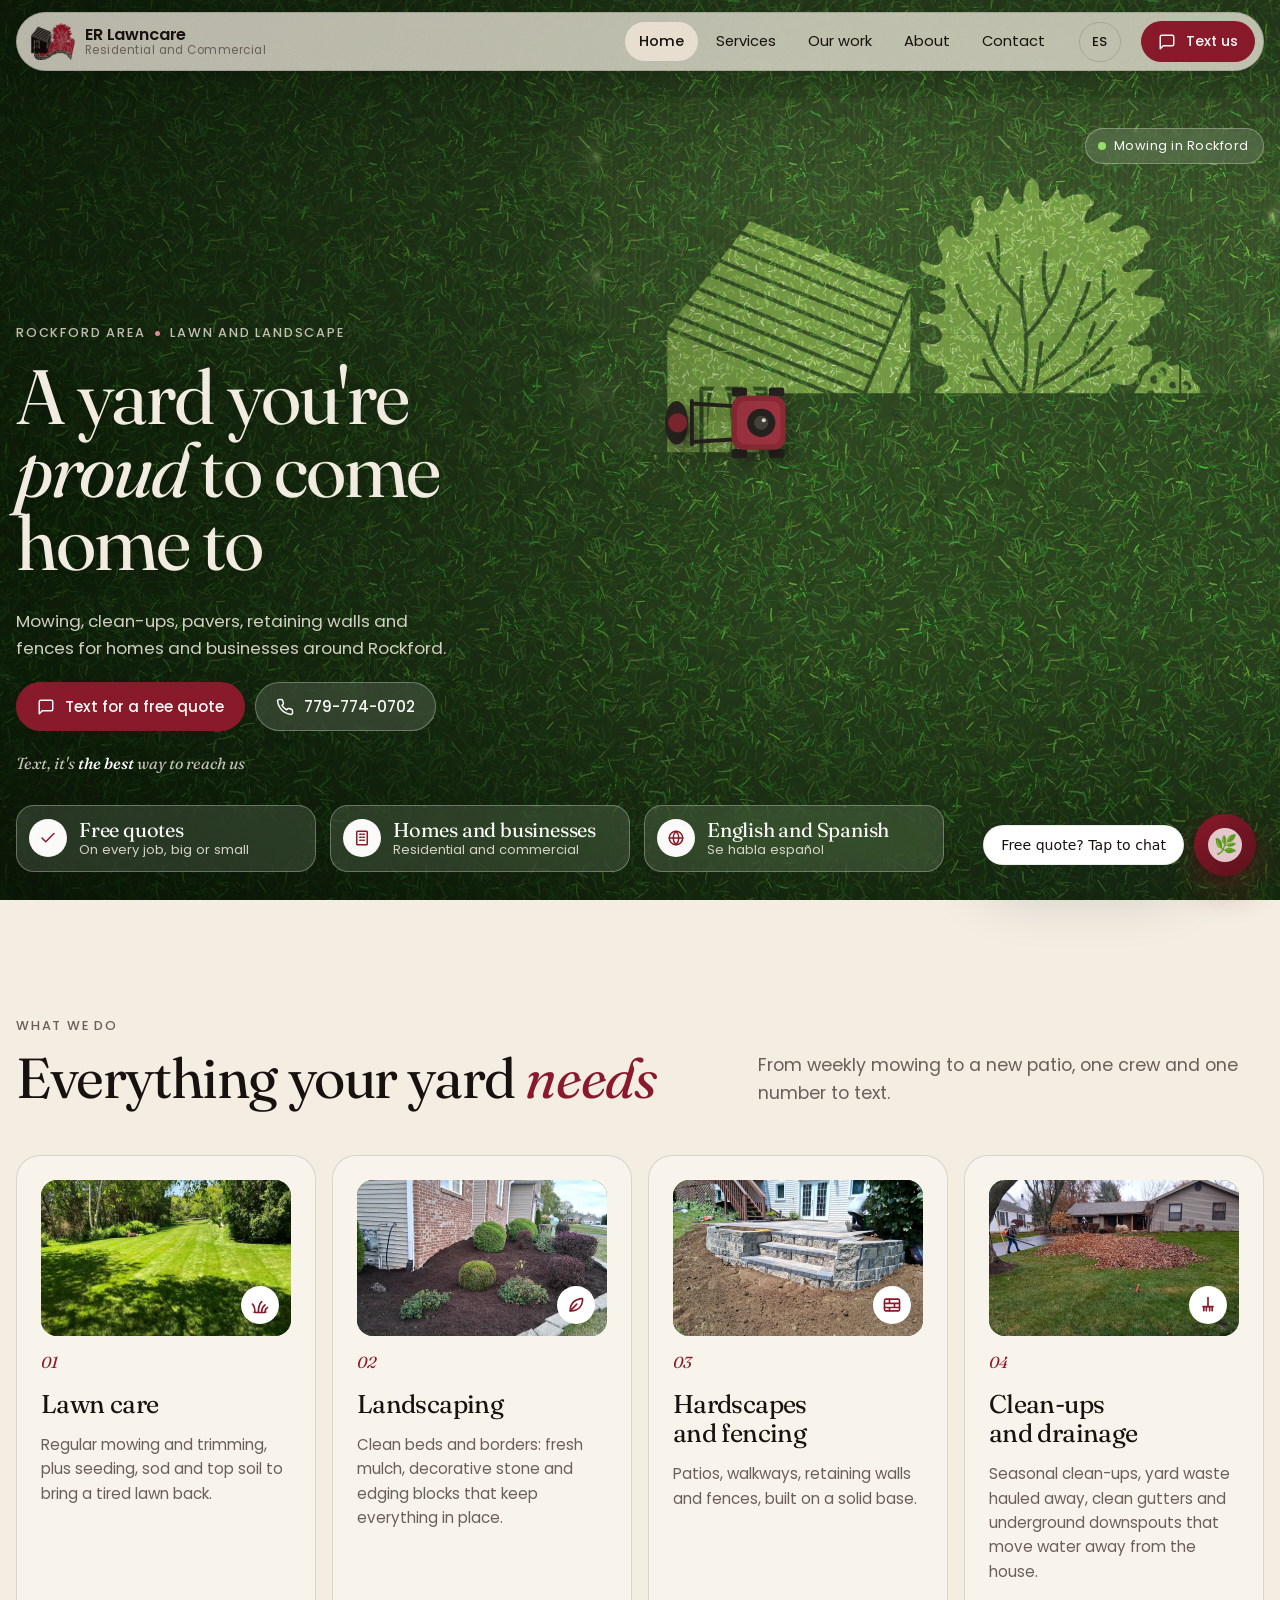
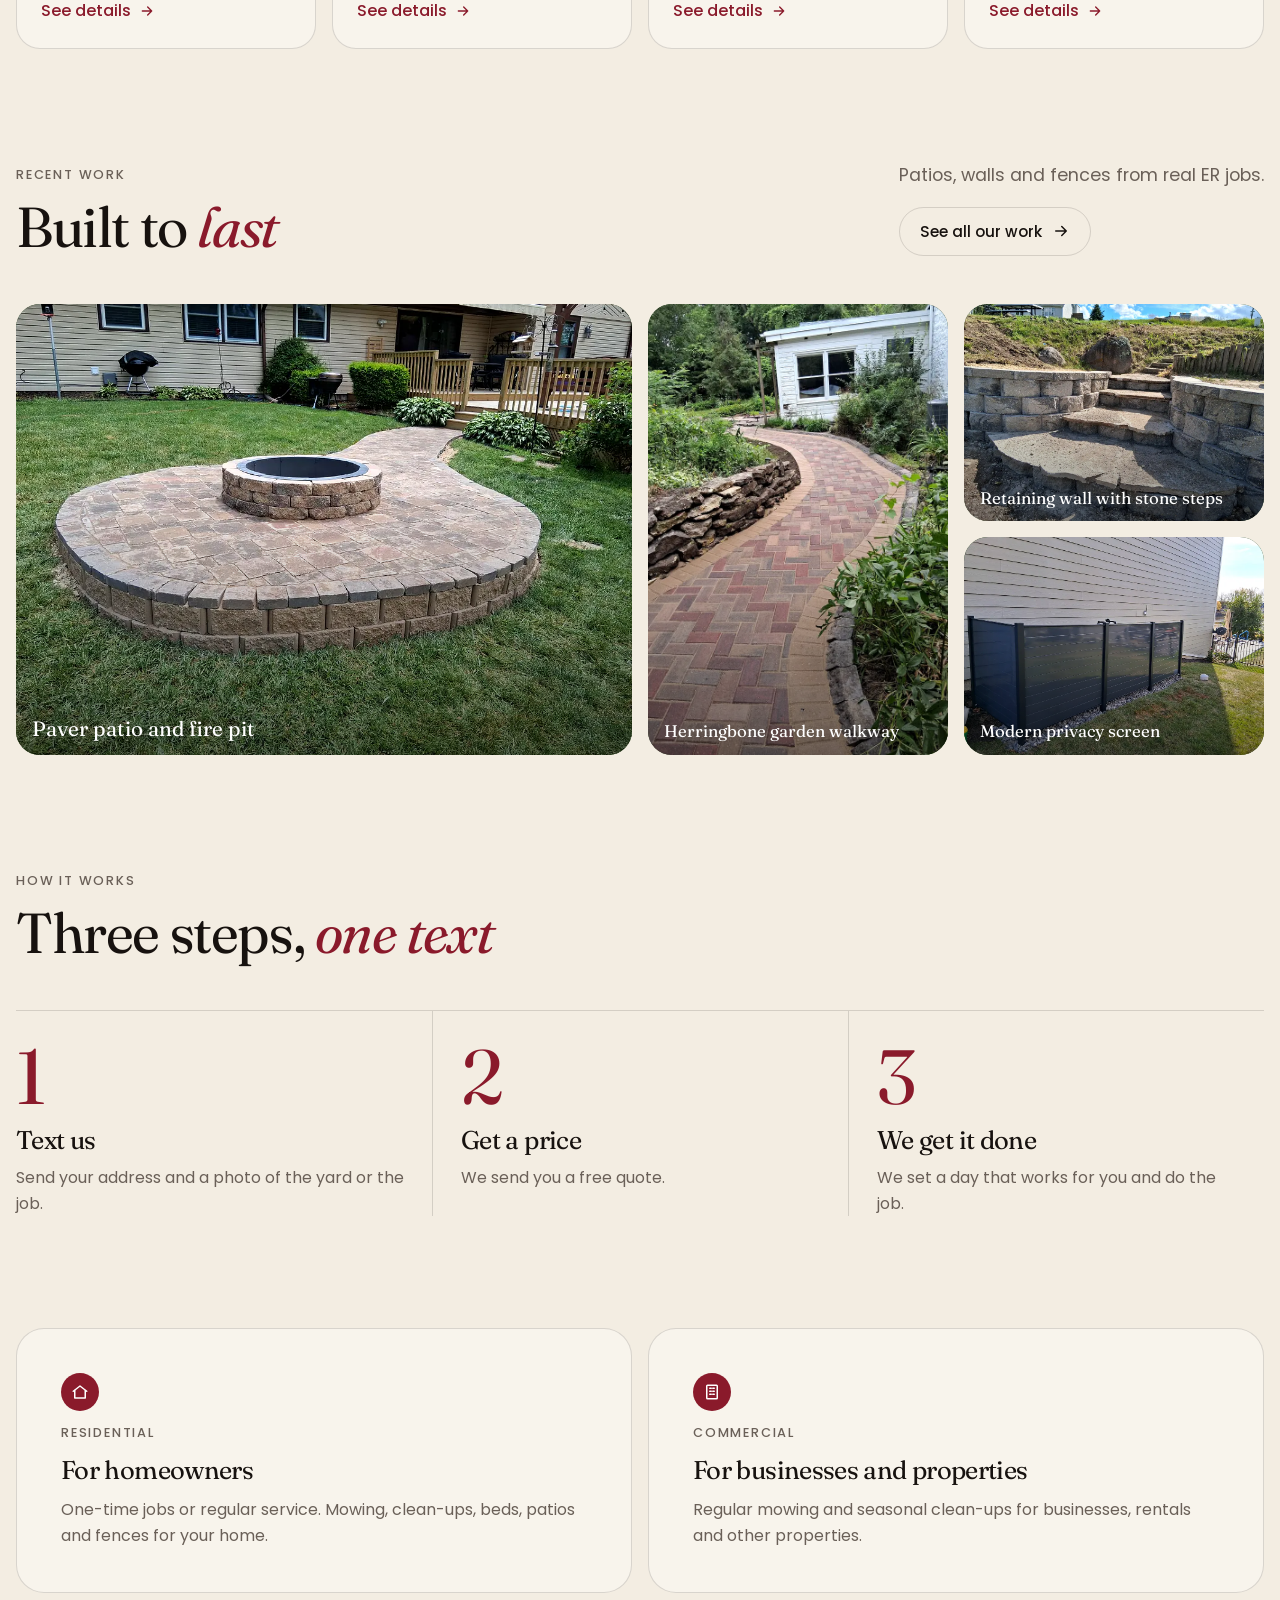
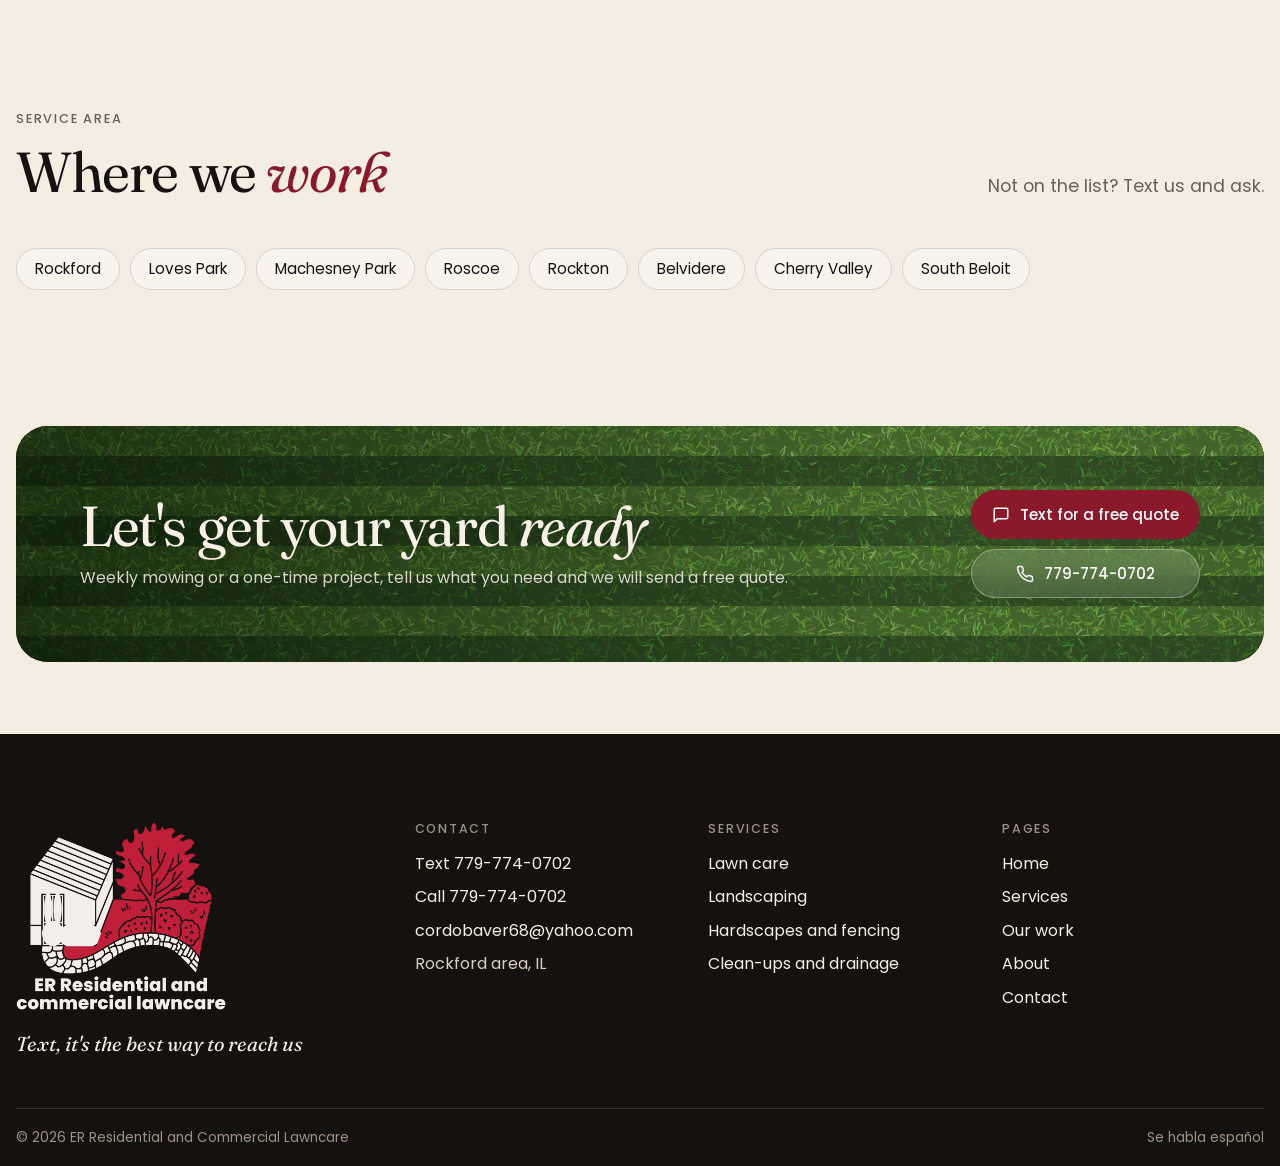
<file: index.html>
<!doctype html>
<html lang="en" data-lang="en" data-title-en="ER Lawncare | Lawn care and landscaping in Rockford, IL" data-title-es="ER Lawncare | Jardinería y cuidado del pasto en Rockford, IL">
<head>
  <meta charset="utf-8">
  <meta name="viewport" content="width=device-width, initial-scale=1, viewport-fit=cover">
  <title>ER Lawncare | Lawn care and landscaping in Rockford, IL</title>
  <meta name="description" content="ER Residential and Commercial Lawncare: mowing, clean-ups, pavers, retaining walls and fences around Rockford, IL. Text 779-774-0702.">
  <link rel="canonical" href="https://erresidential.com/">
  <meta property="og:type" content="website">
  <meta property="og:site_name" content="ER Residential and Commercial Lawncare">
  <meta property="og:title" content="ER Lawncare | Lawn care and landscaping in Rockford, IL">
  <meta property="og:description" content="ER Residential and Commercial Lawncare: mowing, clean-ups, pavers, retaining walls and fences around Rockford, IL. Text 779-774-0702.">
  <meta property="og:url" content="https://erresidential.com/">
  <meta property="og:image" content="https://erresidential.com/images/og.jpg">
  <meta property="og:image:width" content="1200">
  <meta property="og:image:height" content="630">
  <meta name="twitter:card" content="summary_large_image">
  <script type="application/ld+json">{"@context":"https://schema.org","@type":"LandscapingBusiness","name":"ER Residential and Commercial Lawncare","alternateName":"ER Lawncare","url":"https://erresidential.com/","logo":"https://erresidential.com/images/logo-full.png","image":"https://erresidential.com/images/og.jpg","telephone":"+17797740702","email":"cordobaver68@yahoo.com","foundingDate":"2020-03","address":{"@type":"PostalAddress","addressLocality":"Rockford","addressRegion":"IL","addressCountry":"US"},"areaServed":[{"@type":"City","name":"Rockford, IL"},{"@type":"City","name":"Loves Park, IL"},{"@type":"City","name":"Machesney Park, IL"},{"@type":"City","name":"Roscoe, IL"},{"@type":"City","name":"Rockton, IL"},{"@type":"City","name":"Belvidere, IL"},{"@type":"City","name":"Cherry Valley, IL"},{"@type":"City","name":"South Beloit, IL"}],"knowsLanguage":["en","es"]}</script>
  <meta name="theme-color" content="#1c3a14">
  <link rel="icon" type="image/png" href="images/logo-mark.png?v=72d23160">
  <link rel="preconnect" href="https://fonts.googleapis.com">
  <link rel="preconnect" href="https://fonts.gstatic.com" crossorigin>
  <link rel="stylesheet" href="https://fonts.googleapis.com/css2?family=Fraunces:ital,opsz,wght@0,9..144,400;0,9..144,500;1,9..144,400;1,9..144,500&family=Poppins:wght@400;500;600&display=swap">
  <link rel="stylesheet" href="css/site.css?v=217318ca">
</head>
<body>
  <a class="sr-only" href="#main"><span lang="en">Skip to content</span><span lang="es">Ir al contenido</span></a>
  <header class="site-header">
    <div class="wrap">
      <div class="bar">
        <a class="brand" href="index.html" aria-label="ER Lawncare home" data-aria-en="ER Lawncare home" data-aria-es="Inicio de ER Lawncare">
          <picture>
            <source srcset="images/logo-mark-dark.png?v=48ce628f" media="(prefers-color-scheme: dark)">
            <img src="images/logo-mark.png?v=72d23160" alt="" width="360" height="298">
          </picture>
          <span><b>ER Lawncare</b><small><span lang="en">Residential and Commercial</span><span lang="es">Residencial y comercial</span></small></span>
        </a>
        <nav class="nav" aria-label="Main" data-aria-en="Main" data-aria-es="Principal">
          <a href="index.html" aria-current="page"><span lang="en">Home</span><span lang="es">Inicio</span></a>
          <a href="services.html"><span lang="en">Services</span><span lang="es">Servicios</span></a>
          <a href="work.html"><span lang="en">Our work</span><span lang="es">Trabajos</span></a>
          <a href="about.html"><span lang="en">About</span><span lang="es">Nosotros</span></a>
          <a href="contact.html"><span lang="en">Contact</span><span lang="es">Contacto</span></a>
        </nav>
        <button class="lang" type="button">ES</button>
        <a class="btn btn-primary" href="sms:+17797740702"><svg viewBox="0 0 24 24" fill="none" stroke="currentColor" stroke-width="2" stroke-linecap="round" stroke-linejoin="round" aria-hidden="true"><path d="M21 15a2 2 0 0 1-2 2H7l-4 4V5a2 2 0 0 1 2-2h14a2 2 0 0 1 2 2z"/></svg><span lang="en">Text us</span><span lang="es">Mande texto</span></a>
        <button class="menu-btn" type="button" aria-expanded="false" aria-controls="menu-panel" aria-label="Menu" data-aria-en="Menu" data-aria-es="Menú"><svg viewBox="0 0 24 24" fill="none" stroke="currentColor" stroke-width="2" stroke-linecap="round" stroke-linejoin="round" aria-hidden="true"><path d="M4 7h16M4 12h16M4 17h16"/></svg></button>
        <nav class="menu-panel" id="menu-panel" aria-label="Menu" data-aria-en="Menu" data-aria-es="Menú">
          <a href="index.html" aria-current="page"><span lang="en">Home</span><span lang="es">Inicio</span></a>
          <a href="services.html"><span lang="en">Services</span><span lang="es">Servicios</span></a>
          <a href="work.html"><span lang="en">Our work</span><span lang="es">Trabajos</span></a>
          <a href="about.html"><span lang="en">About</span><span lang="es">Nosotros</span></a>
          <a href="contact.html"><span lang="en">Contact</span><span lang="es">Contacto</span></a>
        </nav>
      </div>
    </div>
  </header>

  <main id="main">

    <section class="lawn hero" data-lawn="logo" data-logo="images/logo-full.png?v=a4ed39ca" data-spot="#spot" aria-label="ER Residential and Commercial Lawncare">
      <div class="shade"></div>
      <div class="wrap hero-grid">
        <div class="title">
          <div class="eyebrow"><span lang="en">Rockford area</span><span lang="es">Área de Rockford</span><span class="dot"></span><span lang="en">Lawn and landscape</span><span lang="es">Jardín y paisaje</span></div>
          <h1 lang="en">A yard you're <em>proud</em> to come home to</h1><h1 lang="es">Un jardín que da <em>orgullo</em> al llegar a casa</h1>
        </div>
        <div class="spot" id="spot" role="img" aria-label="The ER Residential and Commercial Lawncare logo being mowed into the grass" data-aria-en="The ER Residential and Commercial Lawncare logo being mowed into the grass" data-aria-es="El logo de ER Residential and Commercial Lawncare cortado en el pasto">
          <div class="chip"><i></i><span lang="en">Mowing in Rockford</span><span lang="es">Cortando en Rockford</span></div>
        </div>
        <div class="intro">
          <p lang="en">Mowing, clean-ups, pavers, retaining walls and fences for homes and businesses around Rockford.</p><p lang="es">Corte de pasto, limpiezas, adoquines, muros de contención y cercas para casas y negocios en el área de Rockford.</p>
          <div class="actions"><a class="btn btn-primary" href="sms:+17797740702"><svg viewBox="0 0 24 24" fill="none" stroke="currentColor" stroke-width="2" stroke-linecap="round" stroke-linejoin="round" aria-hidden="true"><path d="M21 15a2 2 0 0 1-2 2H7l-4 4V5a2 2 0 0 1 2-2h14a2 2 0 0 1 2 2z"/></svg><span lang="en">Text for a free quote</span><span lang="es">Cotización gratis por texto</span></a><a class="btn btn-glass" href="tel:+17797740702"><svg viewBox="0 0 24 24" fill="none" stroke="currentColor" stroke-width="2" stroke-linecap="round" stroke-linejoin="round" aria-hidden="true"><path d="M22 16.9v3a2 2 0 0 1-2.2 2 19.8 19.8 0 0 1-8.6-3.1 19.5 19.5 0 0 1-6-6A19.8 19.8 0 0 1 2.1 4.2 2 2 0 0 1 4.1 2h3a2 2 0 0 1 2 1.7c.1.9.4 1.8.7 2.7a2 2 0 0 1-.5 2.1L8 9.8a16 16 0 0 0 6 6l1.3-1.3a2 2 0 0 1 2.1-.4c.9.3 1.8.6 2.7.7a2 2 0 0 1 1.7 2z"/></svg>779-774-0702</a></div>
          <div lang="en" class="note">Text, it's <b>the best</b> way to reach us</div><div lang="es" class="note">Mande texto, es <b>la mejor</b> forma de contactarnos</div>
        </div>
        <div class="cards">
          <div class="card"><span class="ico"><svg viewBox="0 0 24 24" fill="none" stroke="currentColor" stroke-width="2" stroke-linecap="round" stroke-linejoin="round" aria-hidden="true"><path d="M20 6L9 17l-5-5"/></svg></span><span class="big"><span lang="en">Free quotes</span><span lang="es">Cotizaciones gratis</span></span><p lang="en">On every job, big or small</p><p lang="es">En cualquier trabajo, grande o pequeño</p></div>
          <div class="card"><span class="ico"><svg viewBox="0 0 24 24" fill="none" stroke="currentColor" stroke-width="2" stroke-linecap="round" stroke-linejoin="round" aria-hidden="true"><rect x="5" y="3" width="14" height="18" rx="1"/><path d="M9 7h2M13 7h2M9 11h2M13 11h2M9 15h2M13 15h2"/></svg></span><span class="big"><span lang="en">Homes and businesses</span><span lang="es">Casas y negocios</span></span><p lang="en">Residential and commercial</p><p lang="es">Residencial y comercial</p></div>
          <div class="card"><span class="ico"><svg viewBox="0 0 24 24" fill="none" stroke="currentColor" stroke-width="2" stroke-linecap="round" stroke-linejoin="round" aria-hidden="true"><circle cx="12" cy="12" r="9"/><path d="M3 12h18M12 3c2.5 2.7 3.8 5.7 3.8 9s-1.3 6.3-3.8 9c-2.5-2.7-3.8-5.7-3.8-9S9.5 5.7 12 3z"/></svg></span><span class="big"><span lang="en">English and Spanish</span><span lang="es">Inglés y español</span></span><p lang="en">Se habla español</p><p lang="es">We speak English</p></div>
        </div>
      </div>
    </section>

    <section class="section">
      <div class="wrap">
        <div class="section-head">
          <div>
            <span class="eyebrow"><span lang="en">What we do</span><span lang="es">Lo que hacemos</span></span>
            <h2 lang="en">Everything your yard <em>needs</em></h2><h2 lang="es">Todo lo que su jardín <em>necesita</em></h2>
          </div>
          <p lang="en" class="lead">From weekly mowing to a new patio, one crew and one number to text.</p><p lang="es" class="lead">Desde el corte semanal hasta un patio nuevo, un solo equipo y un solo número.</p>
        </div>
        <div class="svc-grid">
          
          <a class="svc" href="services.html#lawn">
            <div class="swatch"><img src="images/stock/striped-lawn.webp?v=4c90f751" alt="" loading="lazy" decoding="async"><svg viewBox="0 0 24 24" fill="none" stroke="currentColor" stroke-width="2" stroke-linecap="round" stroke-linejoin="round" aria-hidden="true"><path d="M3 21h18"/><path d="M6 21c0-5-1-8-3-10M10 21c0-6 1-10 4-13M14 21c0-4 1-7 4-9M18 21c0-3 1-5 3-6"/></svg></div>
            <span class="num">01</span>
            <h3><span lang="en">Lawn care</span><span lang="es">Cuidado del pasto</span></h3>
            <p lang="en">Regular mowing and trimming, plus seeding, sod and top soil to bring a tired lawn back.</p><p lang="es">Corte y poda regular, además de semilla, pasto en rollo y tierra negra para revivir un jardín cansado.</p>
            <span class="arrow"><span lang="en">See details</span><span lang="es">Ver detalles</span><svg viewBox="0 0 24 24" fill="none" stroke="currentColor" stroke-width="2" stroke-linecap="round" stroke-linejoin="round" aria-hidden="true"><path d="M5 12h14M13 6l6 6-6 6"/></svg></span>
          </a>
          <a class="svc" href="services.html#landscaping">
            <div class="swatch"><img src="images/work/mulch-bed-shrubs.webp?v=f0083aee" alt="" loading="lazy" decoding="async"><svg viewBox="0 0 24 24" fill="none" stroke="currentColor" stroke-width="2" stroke-linecap="round" stroke-linejoin="round" aria-hidden="true"><path d="M5 19C5 10 11 5 20 4c0 9-5 15-14 15z"/><path d="M5 19l8-8"/></svg></div>
            <span class="num">02</span>
            <h3><span lang="en">Landscaping</span><span lang="es">Jardinería</span></h3>
            <p lang="en">Clean beds and borders: fresh mulch, decorative stone and edging blocks that keep everything in place.</p><p lang="es">Camas y bordes limpios: mantillo nuevo, piedra decorativa y bloques de orilla que mantienen todo en su lugar.</p>
            <span class="arrow"><span lang="en">See details</span><span lang="es">Ver detalles</span><svg viewBox="0 0 24 24" fill="none" stroke="currentColor" stroke-width="2" stroke-linecap="round" stroke-linejoin="round" aria-hidden="true"><path d="M5 12h14M13 6l6 6-6 6"/></svg></span>
          </a>
          <a class="svc" href="services.html#hardscapes">
            <div class="swatch"><img src="images/work/paver-steps-patio.webp?v=f5331cc6" alt="" loading="lazy" decoding="async"><svg viewBox="0 0 24 24" fill="none" stroke="currentColor" stroke-width="2" stroke-linecap="round" stroke-linejoin="round" aria-hidden="true"><rect x="3" y="5" width="18" height="14" rx="1"/><path d="M3 10h18M3 15h18M9 5v5M15 10v5M9 15v4"/></svg></div>
            <span class="num">03</span>
            <h3><span lang="en">Hardscapes and fencing</span><span lang="es">Adoquines, muros y cercas</span></h3>
            <p lang="en">Patios, walkways, retaining walls and fences, built on a solid base.</p><p lang="es">Patios, caminos, muros de contención y cercas, construidos sobre una base firme.</p>
            <span class="arrow"><span lang="en">See details</span><span lang="es">Ver detalles</span><svg viewBox="0 0 24 24" fill="none" stroke="currentColor" stroke-width="2" stroke-linecap="round" stroke-linejoin="round" aria-hidden="true"><path d="M5 12h14M13 6l6 6-6 6"/></svg></span>
          </a>
          <a class="svc" href="services.html#cleanups">
            <div class="swatch"><img src="images/work/fall-leaf-cleanup.webp?v=b53bcfac" alt="" loading="lazy" decoding="async"><svg viewBox="0 0 24 24" fill="none" stroke="currentColor" stroke-width="2" stroke-linecap="round" stroke-linejoin="round" aria-hidden="true"><path d="M12 3v11"/><path d="M6 14h12M7 14v5M10 14v5M14 14v5M17 14v5"/></svg></div>
            <span class="num">04</span>
            <h3><span lang="en">Clean-ups and drainage</span><span lang="es">Limpiezas y drenaje</span></h3>
            <p lang="en">Seasonal clean-ups, yard waste hauled away, clean gutters and underground downspouts that move water away from the house.</p><p lang="es">Limpiezas de temporada, retiro de desechos, canaletas limpias y bajantes subterráneas que alejan el agua de la casa.</p>
            <span class="arrow"><span lang="en">See details</span><span lang="es">Ver detalles</span><svg viewBox="0 0 24 24" fill="none" stroke="currentColor" stroke-width="2" stroke-linecap="round" stroke-linejoin="round" aria-hidden="true"><path d="M5 12h14M13 6l6 6-6 6"/></svg></span>
          </a>
        </div>
      </div>
    </section>

    <section class="section">
      <div class="wrap">
        <div class="section-head">
          <div>
            <span class="eyebrow"><span lang="en">Recent work</span><span lang="es">Trabajos recientes</span></span>
            <h2 lang="en">Built to <em>last</em></h2><h2 lang="es">Hecho para <em>durar</em></h2>
          </div>
          <div class="head-side">
            <p lang="en" class="lead">Patios, walls and fences from real ER jobs.</p><p lang="es" class="lead">Patios, muros y cercas de trabajos reales de ER.</p>
            <a class="btn btn-line" href="work.html"><span lang="en">See all our work</span><span lang="es">Ver todos los trabajos</span><svg viewBox="0 0 24 24" fill="none" stroke="currentColor" stroke-width="2" stroke-linecap="round" stroke-linejoin="round" aria-hidden="true"><path d="M5 12h14M13 6l6 6-6 6"/></svg></a>
          </div>
        </div>
        <div class="recent">
          <figure class="photo has-img" data-cat="patios"><img src="images/work/fire-pit-patio.webp?v=17b9e1e4" width="1000" height="750" alt="Paver patio and fire pit" data-alt-en="Paver patio and fire pit" data-alt-es="Patio de adoquín con fogón" loading="lazy" decoding="async"><figcaption class="tag"><span lang="en">Paver patio and fire pit</span><span lang="es">Patio de adoquín con fogón</span></figcaption></figure>
          <figure class="photo has-img tall" data-cat="patios"><img src="images/work/herringbone-walkway.webp?v=27824ce3" width="750" height="1000" alt="Herringbone garden walkway" data-alt-en="Herringbone garden walkway" data-alt-es="Camino de jardín en espiga" loading="lazy" decoding="async"><figcaption class="tag"><span lang="en">Herringbone garden walkway</span><span lang="es">Camino de jardín en espiga</span></figcaption></figure>
          <figure class="photo has-img" data-cat="walls"><img src="images/work/wall-stone-steps.webp?v=760c3f1e" width="1000" height="750" alt="Retaining wall with stone steps" data-alt-en="Retaining wall with stone steps" data-alt-es="Muro de contención con escalones de piedra" loading="lazy" decoding="async"><figcaption class="tag"><span lang="en">Retaining wall with stone steps</span><span lang="es">Muro de contención con escalones de piedra</span></figcaption></figure>
          <figure class="photo has-img" data-cat="fences"><img src="images/work/modern-privacy-screen.webp?v=5f9c33e4" width="1000" height="750" alt="Modern privacy screen" data-alt-en="Modern privacy screen" data-alt-es="Pantalla de privacidad moderna" loading="lazy" decoding="async"><figcaption class="tag"><span lang="en">Modern privacy screen</span><span lang="es">Pantalla de privacidad moderna</span></figcaption></figure>
        </div>
      </div>
    </section>

    <section class="section">
      <div class="wrap">
        <div class="section-head">
          <div>
            <span class="eyebrow"><span lang="en">How it works</span><span lang="es">Cómo funciona</span></span>
            <h2 lang="en">Three steps, <em>one text</em></h2><h2 lang="es">Tres pasos, <em>un mensaje</em></h2>
          </div>
        </div>
        <div class="steps">
          <div class="step"><span class="n">1</span><h3 lang="en">Text us</h3><h3 lang="es">Mándenos un texto</h3><p lang="en">Send your address and a photo of the yard or the job.</p><p lang="es">Mande su dirección y una foto del jardín o del trabajo.</p></div>
          <div class="step"><span class="n">2</span><h3 lang="en">Get a price</h3><h3 lang="es">Reciba su cotización</h3><p lang="en">We send you a free quote.</p><p lang="es">Le mandamos el precio del trabajo, gratis.</p></div>
          <div class="step"><span class="n">3</span><h3 lang="en">We get it done</h3><h3 lang="es">Nosotros lo hacemos</h3><p lang="en">We set a day that works for you and do the job.</p><p lang="es">Escogemos un día que le funcione y hacemos el trabajo.</p></div>
        </div>
      </div>
    </section>

    <section class="section">
      <div class="wrap">
        <div class="split">
          <div>
            <span class="ico" style="background:var(--maroon);color:#fff"><svg viewBox="0 0 24 24" fill="none" stroke="currentColor" stroke-width="2" stroke-linecap="round" stroke-linejoin="round" aria-hidden="true"><path d="M3 11l9-7 9 7"/><path d="M5 10v10h14V10"/></svg></span>
            <span class="eyebrow"><span lang="en">Residential</span><span lang="es">Residencial</span></span>
            <h3 lang="en">For homeowners</h3><h3 lang="es">Para dueños de casa</h3>
            <p lang="en">One-time jobs or regular service. Mowing, clean-ups, beds, patios and fences for your home.</p><p lang="es">Trabajos de una vez o servicio regular. Corte, limpiezas, jardineras, patios y cercas para su casa.</p>
          </div>
          <div>
            <span class="ico" style="background:var(--maroon);color:#fff"><svg viewBox="0 0 24 24" fill="none" stroke="currentColor" stroke-width="2" stroke-linecap="round" stroke-linejoin="round" aria-hidden="true"><rect x="5" y="3" width="14" height="18" rx="1"/><path d="M9 7h2M13 7h2M9 11h2M13 11h2M9 15h2M13 15h2"/></svg></span>
            <span class="eyebrow"><span lang="en">Commercial</span><span lang="es">Comercial</span></span>
            <h3 lang="en">For businesses and properties</h3><h3 lang="es">Para negocios y propiedades</h3>
            <p lang="en">Regular mowing and seasonal clean-ups for businesses, rentals and other properties.</p><p lang="es">Corte regular y limpiezas de temporada para negocios, rentas y otras propiedades.</p>
          </div>
        </div>
      </div>
    </section>

    <section class="section">
      <div class="wrap">
        <div class="section-head">
          <div>
            <span class="eyebrow"><span lang="en">Service area</span><span lang="es">Área de servicio</span></span>
            <h2 lang="en">Where we <em>work</em></h2><h2 lang="es">Dónde <em>trabajamos</em></h2>
          </div>
          <p lang="en" class="lead">Not on the list? Text us and ask.</p><p lang="es" class="lead">¿No está en la lista? Mande un texto y pregunte.</p>
        </div>
        <ul class="towns"><li>Rockford</li><li>Loves Park</li><li>Machesney Park</li><li>Roscoe</li><li>Rockton</li><li>Belvidere</li><li>Cherry Valley</li><li>South Beloit</li></ul>
      </div>
    </section>

    <div class="wrap">
      <section class="lawn cta" data-lawn="stripes" data-swath="30" data-still>
        <div class="shade"></div>
        <div class="cta-in">
          <div>
            <h2 lang="en">Let's get your yard <em>ready</em></h2><h2 lang="es">Pongamos su jardín <em>al día</em></h2>
            <p lang="en">Weekly mowing or a one-time project, tell us what you need and we will send a free quote.</p><p lang="es">Corte semanal o un proyecto de una vez: díganos qué necesita y le mandamos una cotización gratis.</p>
          </div>
          <div class="actions"><a class="btn btn-primary" href="sms:+17797740702"><svg viewBox="0 0 24 24" fill="none" stroke="currentColor" stroke-width="2" stroke-linecap="round" stroke-linejoin="round" aria-hidden="true"><path d="M21 15a2 2 0 0 1-2 2H7l-4 4V5a2 2 0 0 1 2-2h14a2 2 0 0 1 2 2z"/></svg><span lang="en">Text for a free quote</span><span lang="es">Cotización gratis por texto</span></a><a class="btn btn-glass" href="tel:+17797740702"><svg viewBox="0 0 24 24" fill="none" stroke="currentColor" stroke-width="2" stroke-linecap="round" stroke-linejoin="round" aria-hidden="true"><path d="M22 16.9v3a2 2 0 0 1-2.2 2 19.8 19.8 0 0 1-8.6-3.1 19.5 19.5 0 0 1-6-6A19.8 19.8 0 0 1 2.1 4.2 2 2 0 0 1 4.1 2h3a2 2 0 0 1 2 1.7c.1.9.4 1.8.7 2.7a2 2 0 0 1-.5 2.1L8 9.8a16 16 0 0 0 6 6l1.3-1.3a2 2 0 0 1 2.1-.4c.9.3 1.8.6 2.7.7a2 2 0 0 1 1.7 2z"/></svg>779-774-0702</a></div>
        </div>
      </section>
    </div>
  </main>

  <footer class="site-footer">
    <div class="wrap">
      <div class="foot">
        <div>
          <img class="logo" src="images/logo-full-dark.png?v=84f8b258" alt="ER Residential and Commercial Lawncare" width="800" height="714">
          <p lang="en" class="tagline">Text, it's the best way to reach us</p><p lang="es" class="tagline">Mande texto, es la mejor forma de contactarnos</p>
        </div>
        <div>
          <h3><span lang="en">Contact</span><span lang="es">Contacto</span></h3>
          <ul>
            <li><a href="sms:+17797740702"><span lang="en">Text</span><span lang="es">Texto</span> 779-774-0702</a></li>
            <li><a href="tel:+17797740702"><span lang="en">Call</span><span lang="es">Llamar</span> 779-774-0702</a></li>
            <li><a href="mailto:cordobaver68@yahoo.com">cordobaver68@yahoo.com</a></li>
            <li><span lang="en">Rockford area, IL</span><span lang="es">Área de Rockford, IL</span></li>
          </ul>
        </div>
        <div>
          <h3><span lang="en">Services</span><span lang="es">Servicios</span></h3>
          <ul>
            <li><a href="services.html#lawn"><span lang="en">Lawn care</span><span lang="es">Cuidado del pasto</span></a></li>
            <li><a href="services.html#landscaping"><span lang="en">Landscaping</span><span lang="es">Jardinería</span></a></li>
            <li><a href="services.html#hardscapes"><span lang="en">Hardscapes and fencing</span><span lang="es">Adoquines, muros y cercas</span></a></li>
            <li><a href="services.html#cleanups"><span lang="en">Clean-ups and drainage</span><span lang="es">Limpiezas y drenaje</span></a></li>
          </ul>
        </div>
        <div>
          <h3><span lang="en">Pages</span><span lang="es">Páginas</span></h3>
          <ul>
            <li><a href="index.html"><span lang="en">Home</span><span lang="es">Inicio</span></a></li>
            <li><a href="services.html"><span lang="en">Services</span><span lang="es">Servicios</span></a></li>
            <li><a href="work.html"><span lang="en">Our work</span><span lang="es">Trabajos</span></a></li>
            <li><a href="about.html"><span lang="en">About</span><span lang="es">Nosotros</span></a></li>
            <li><a href="contact.html"><span lang="en">Contact</span><span lang="es">Contacto</span></a></li>
          </ul>
        </div>
      </div>
      <div class="copyright">
        <span>&copy; <span id="year">2026</span> ER Residential and Commercial Lawncare</span>
        <span><span lang="en">Se habla español</span><span lang="es">We speak English</span></span>
      </div>
    </div>
  </footer>

  <div class="mobile-bar">
    <a class="btn btn-primary" href="sms:+17797740702"><svg viewBox="0 0 24 24" fill="none" stroke="currentColor" stroke-width="2" stroke-linecap="round" stroke-linejoin="round" aria-hidden="true"><path d="M21 15a2 2 0 0 1-2 2H7l-4 4V5a2 2 0 0 1 2-2h14a2 2 0 0 1 2 2z"/></svg><span lang="en">Text us</span><span lang="es">Mande texto</span></a>
    <a class="btn btn-line" href="tel:+17797740702"><svg viewBox="0 0 24 24" fill="none" stroke="currentColor" stroke-width="2" stroke-linecap="round" stroke-linejoin="round" aria-hidden="true"><path d="M22 16.9v3a2 2 0 0 1-2.2 2 19.8 19.8 0 0 1-8.6-3.1 19.5 19.5 0 0 1-6-6A19.8 19.8 0 0 1 2.1 4.2 2 2 0 0 1 4.1 2h3a2 2 0 0 1 2 1.7c.1.9.4 1.8.7 2.7a2 2 0 0 1-.5 2.1L8 9.8a16 16 0 0 0 6 6l1.3-1.3a2 2 0 0 1 2.1-.4c.9.3 1.8.6 2.7.7a2 2 0 0 1 1.7 2z"/></svg>779-774-0702</a>
  </div>

  <script src="js/site.js?v=969d6926"></script>
  <script src="bizbot-static.js?v=a2db648c" data-config="bizbot-config.json?v=7ba74bfc" defer></script>
  <script src="js/lawn.js?v=409eb616"></script>
</body>
</html>
</file>
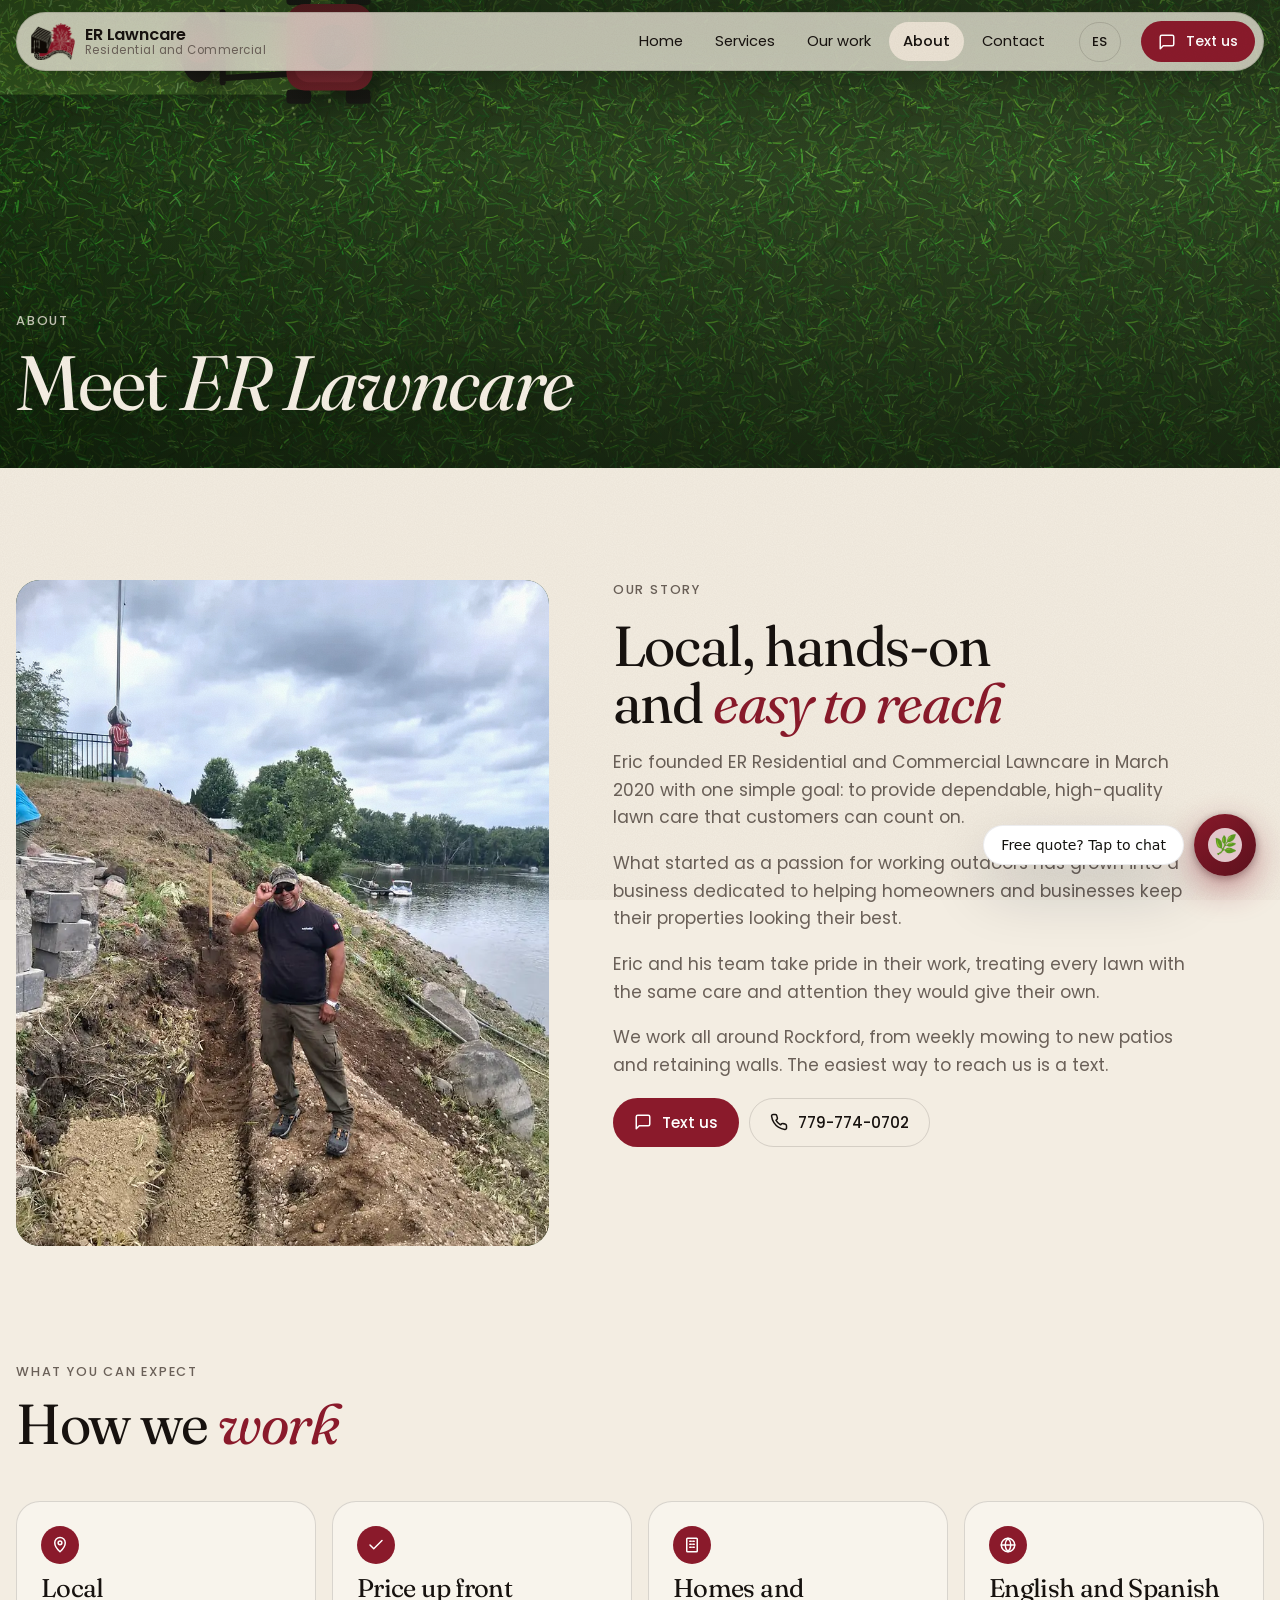
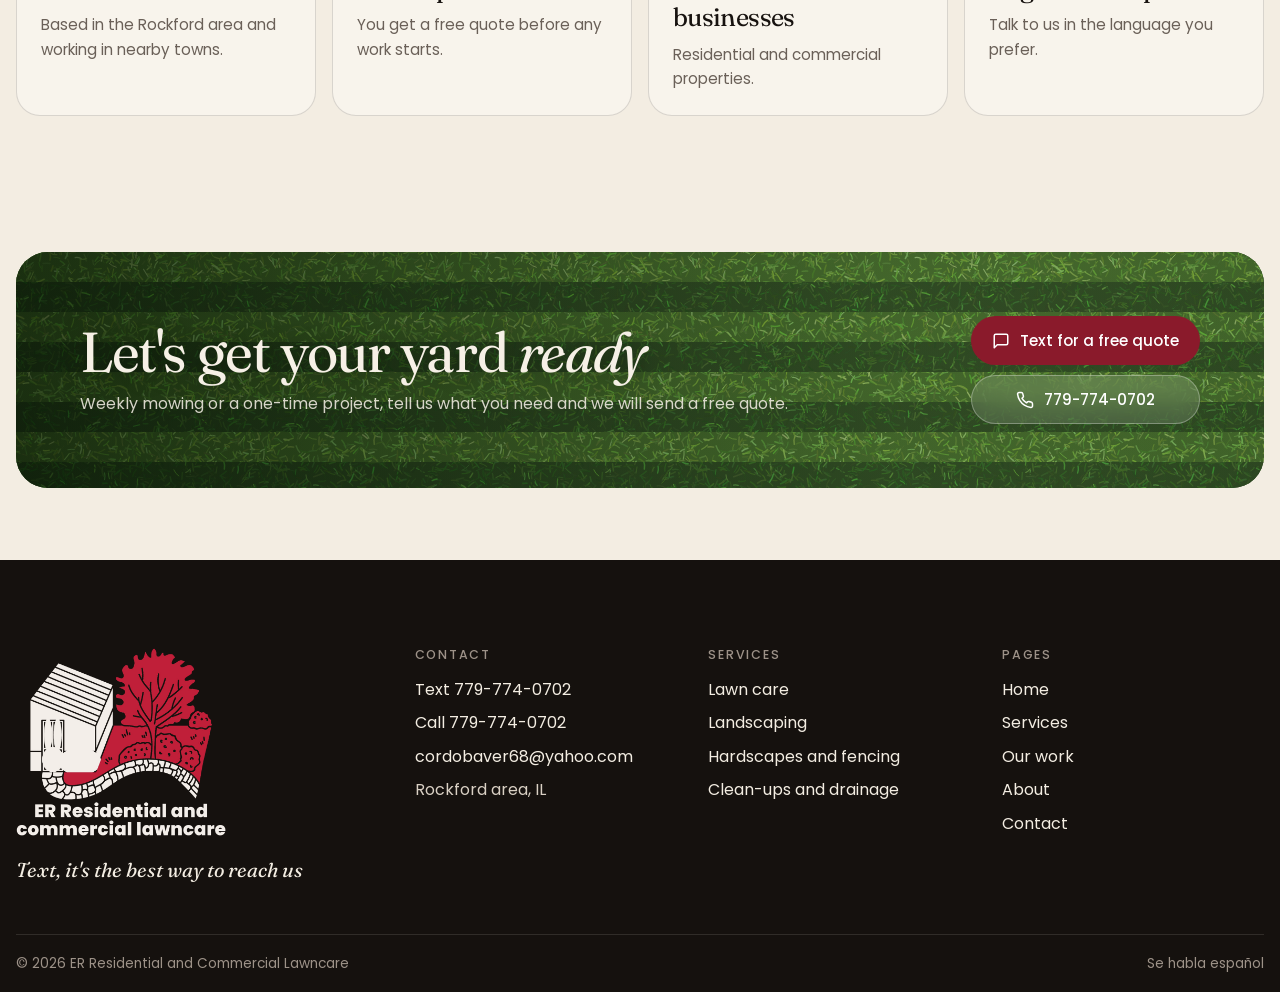
<file: about.html>
<!doctype html>
<html lang="en" data-lang="en" data-title-en="About | ER Lawncare" data-title-es="Nosotros | ER Lawncare">
<head>
  <meta charset="utf-8">
  <meta name="viewport" content="width=device-width, initial-scale=1, viewport-fit=cover">
  <title>About | ER Lawncare</title>
  <meta name="description" content="About ER Residential and Commercial Lawncare in the Rockford area.">
  <link rel="canonical" href="https://erresidential.com/about.html">
  <meta property="og:type" content="website">
  <meta property="og:site_name" content="ER Residential and Commercial Lawncare">
  <meta property="og:title" content="About | ER Lawncare">
  <meta property="og:description" content="About ER Residential and Commercial Lawncare in the Rockford area.">
  <meta property="og:url" content="https://erresidential.com/about.html">
  <meta property="og:image" content="https://erresidential.com/images/og.jpg">
  <meta property="og:image:width" content="1200">
  <meta property="og:image:height" content="630">
  <meta name="twitter:card" content="summary_large_image">
  <meta name="theme-color" content="#1c3a14">
  <link rel="icon" type="image/png" href="images/logo-mark.png?v=72d23160">
  <link rel="preconnect" href="https://fonts.googleapis.com">
  <link rel="preconnect" href="https://fonts.gstatic.com" crossorigin>
  <link rel="stylesheet" href="https://fonts.googleapis.com/css2?family=Fraunces:ital,opsz,wght@0,9..144,400;0,9..144,500;1,9..144,400;1,9..144,500&family=Poppins:wght@400;500;600&display=swap">
  <link rel="stylesheet" href="css/site.css?v=217318ca">
</head>
<body>
  <a class="sr-only" href="#main"><span lang="en">Skip to content</span><span lang="es">Ir al contenido</span></a>
  <header class="site-header">
    <div class="wrap">
      <div class="bar">
        <a class="brand" href="index.html" aria-label="ER Lawncare home" data-aria-en="ER Lawncare home" data-aria-es="Inicio de ER Lawncare">
          <picture>
            <source srcset="images/logo-mark-dark.png?v=48ce628f" media="(prefers-color-scheme: dark)">
            <img src="images/logo-mark.png?v=72d23160" alt="" width="360" height="298">
          </picture>
          <span><b>ER Lawncare</b><small><span lang="en">Residential and Commercial</span><span lang="es">Residencial y comercial</span></small></span>
        </a>
        <nav class="nav" aria-label="Main" data-aria-en="Main" data-aria-es="Principal">
          <a href="index.html"><span lang="en">Home</span><span lang="es">Inicio</span></a>
          <a href="services.html"><span lang="en">Services</span><span lang="es">Servicios</span></a>
          <a href="work.html"><span lang="en">Our work</span><span lang="es">Trabajos</span></a>
          <a href="about.html" aria-current="page"><span lang="en">About</span><span lang="es">Nosotros</span></a>
          <a href="contact.html"><span lang="en">Contact</span><span lang="es">Contacto</span></a>
        </nav>
        <button class="lang" type="button">ES</button>
        <a class="btn btn-primary" href="sms:+17797740702"><svg viewBox="0 0 24 24" fill="none" stroke="currentColor" stroke-width="2" stroke-linecap="round" stroke-linejoin="round" aria-hidden="true"><path d="M21 15a2 2 0 0 1-2 2H7l-4 4V5a2 2 0 0 1 2-2h14a2 2 0 0 1 2 2z"/></svg><span lang="en">Text us</span><span lang="es">Mande texto</span></a>
        <button class="menu-btn" type="button" aria-expanded="false" aria-controls="menu-panel" aria-label="Menu" data-aria-en="Menu" data-aria-es="Menú"><svg viewBox="0 0 24 24" fill="none" stroke="currentColor" stroke-width="2" stroke-linecap="round" stroke-linejoin="round" aria-hidden="true"><path d="M4 7h16M4 12h16M4 17h16"/></svg></button>
        <nav class="menu-panel" id="menu-panel" aria-label="Menu" data-aria-en="Menu" data-aria-es="Menú">
          <a href="index.html"><span lang="en">Home</span><span lang="es">Inicio</span></a>
          <a href="services.html"><span lang="en">Services</span><span lang="es">Servicios</span></a>
          <a href="work.html"><span lang="en">Our work</span><span lang="es">Trabajos</span></a>
          <a href="about.html" aria-current="page"><span lang="en">About</span><span lang="es">Nosotros</span></a>
          <a href="contact.html"><span lang="en">Contact</span><span lang="es">Contacto</span></a>
        </nav>
      </div>
    </div>
  </header>

  <main id="main">

    <section class="lawn band" data-lawn="stripes">
      <div class="shade"></div>
      <div class="wrap">
        <span class="eyebrow"><span lang="en">About</span><span lang="es">Nosotros</span></span>
        <h1 lang="en">Meet <em>ER Lawncare</em></h1><h1 lang="es">Conozca a <em>ER Lawncare</em></h1>
        
      </div>
    </section>
    <section class="section">
      <div class="wrap about">
        <figure class="photo has-img tall"><img src="images/work/eric-on-the-job.webp?v=3dc68abe" width="750" height="1000" alt="Eric on a job site" data-alt-en="Eric on a job site" data-alt-es="Eric en un trabajo" decoding="async"></figure>
        <div class="copy">
          <span class="eyebrow"><span lang="en">Our story</span><span lang="es">Nuestra historia</span></span>
          <h2 lang="en">Local, hands-on and <em>easy to reach</em></h2><h2 lang="es">Locales, trabajadores y <em>fáciles de contactar</em></h2>
          <p lang="en">Eric founded ER Residential and Commercial Lawncare in March 2020 with one simple goal: to provide dependable, high-quality lawn care that customers can count on.</p><p lang="es">Eric fundó ER Residential and Commercial Lawncare en marzo de 2020 con una meta sencilla: ofrecer un cuidado de jardines confiable y de alta calidad con el que los clientes puedan contar.</p>
          <p lang="en">What started as a passion for working outdoors has grown into a business dedicated to helping homeowners and businesses keep their properties looking their best.</p><p lang="es">Lo que empezó como una pasión por trabajar al aire libre se ha convertido en un negocio dedicado a ayudar a dueños de casa y negocios a mantener sus propiedades en su mejor forma.</p>
          <p lang="en">Eric and his team take pride in their work, treating every lawn with the same care and attention they would give their own.</p><p lang="es">Eric y su equipo se enorgullecen de su trabajo y tratan cada jardín con el mismo cuidado y atención que le darían al suyo.</p>
          <p lang="en">We work all around Rockford, from weekly mowing to new patios and retaining walls. The easiest way to reach us is a text.</p><p lang="es">Trabajamos en toda el área de Rockford, desde el corte semanal hasta patios nuevos y muros de contención. La forma más fácil de contactarnos es por texto.</p>
          <div class="actions"><a class="btn btn-primary" href="sms:+17797740702"><svg viewBox="0 0 24 24" fill="none" stroke="currentColor" stroke-width="2" stroke-linecap="round" stroke-linejoin="round" aria-hidden="true"><path d="M21 15a2 2 0 0 1-2 2H7l-4 4V5a2 2 0 0 1 2-2h14a2 2 0 0 1 2 2z"/></svg><span lang="en">Text us</span><span lang="es">Mande texto</span></a><a class="btn btn-line" href="tel:+17797740702"><svg viewBox="0 0 24 24" fill="none" stroke="currentColor" stroke-width="2" stroke-linecap="round" stroke-linejoin="round" aria-hidden="true"><path d="M22 16.9v3a2 2 0 0 1-2.2 2 19.8 19.8 0 0 1-8.6-3.1 19.5 19.5 0 0 1-6-6A19.8 19.8 0 0 1 2.1 4.2 2 2 0 0 1 4.1 2h3a2 2 0 0 1 2 1.7c.1.9.4 1.8.7 2.7a2 2 0 0 1-.5 2.1L8 9.8a16 16 0 0 0 6 6l1.3-1.3a2 2 0 0 1 2.1-.4c.9.3 1.8.6 2.7.7a2 2 0 0 1 1.7 2z"/></svg>779-774-0702</a></div>
        </div>
      </div>
    </section>

    <section class="section">
      <div class="wrap">
        <div class="section-head">
          <div>
            <span class="eyebrow"><span lang="en">What you can expect</span><span lang="es">Lo que puede esperar</span></span>
            <h2 lang="en">How we <em>work</em></h2><h2 lang="es">Cómo <em>trabajamos</em></h2>
          </div>
        </div>
        <div class="values">
          <div class="value"><span class="ico"><svg viewBox="0 0 24 24" fill="none" stroke="currentColor" stroke-width="2" stroke-linecap="round" stroke-linejoin="round" aria-hidden="true"><path d="M12 21s7-6.2 7-12a7 7 0 0 0-14 0c0 5.8 7 12 7 12z"/><circle cx="12" cy="9" r="2.5"/></svg></span><h3 lang="en">Local</h3><h3 lang="es">Locales</h3><p lang="en">Based in the Rockford area and working in nearby towns.</p><p lang="es">Estamos en el área de Rockford y trabajamos en los pueblos cercanos.</p></div>
          <div class="value"><span class="ico"><svg viewBox="0 0 24 24" fill="none" stroke="currentColor" stroke-width="2" stroke-linecap="round" stroke-linejoin="round" aria-hidden="true"><path d="M20 6L9 17l-5-5"/></svg></span><h3 lang="en">Price up front</h3><h3 lang="es">Precio por adelantado</h3><p lang="en">You get a free quote before any work starts.</p><p lang="es">Recibe una cotización gratis antes de empezar.</p></div>
          <div class="value"><span class="ico"><svg viewBox="0 0 24 24" fill="none" stroke="currentColor" stroke-width="2" stroke-linecap="round" stroke-linejoin="round" aria-hidden="true"><rect x="5" y="3" width="14" height="18" rx="1"/><path d="M9 7h2M13 7h2M9 11h2M13 11h2M9 15h2M13 15h2"/></svg></span><h3 lang="en">Homes and businesses</h3><h3 lang="es">Casas y negocios</h3><p lang="en">Residential and commercial properties.</p><p lang="es">Propiedades residenciales y comerciales.</p></div>
          <div class="value"><span class="ico"><svg viewBox="0 0 24 24" fill="none" stroke="currentColor" stroke-width="2" stroke-linecap="round" stroke-linejoin="round" aria-hidden="true"><circle cx="12" cy="12" r="9"/><path d="M3 12h18M12 3c2.5 2.7 3.8 5.7 3.8 9s-1.3 6.3-3.8 9c-2.5-2.7-3.8-5.7-3.8-9S9.5 5.7 12 3z"/></svg></span><h3 lang="en">English and Spanish</h3><h3 lang="es">Inglés y español</h3><p lang="en">Talk to us in the language you prefer.</p><p lang="es">Hable con nosotros en el idioma que prefiera.</p></div>
        </div>
      </div>
    </section>

    <div class="wrap">
      <section class="lawn cta" data-lawn="stripes" data-swath="30" data-still>
        <div class="shade"></div>
        <div class="cta-in">
          <div>
            <h2 lang="en">Let's get your yard <em>ready</em></h2><h2 lang="es">Pongamos su jardín <em>al día</em></h2>
            <p lang="en">Weekly mowing or a one-time project, tell us what you need and we will send a free quote.</p><p lang="es">Corte semanal o un proyecto de una vez: díganos qué necesita y le mandamos una cotización gratis.</p>
          </div>
          <div class="actions"><a class="btn btn-primary" href="sms:+17797740702"><svg viewBox="0 0 24 24" fill="none" stroke="currentColor" stroke-width="2" stroke-linecap="round" stroke-linejoin="round" aria-hidden="true"><path d="M21 15a2 2 0 0 1-2 2H7l-4 4V5a2 2 0 0 1 2-2h14a2 2 0 0 1 2 2z"/></svg><span lang="en">Text for a free quote</span><span lang="es">Cotización gratis por texto</span></a><a class="btn btn-glass" href="tel:+17797740702"><svg viewBox="0 0 24 24" fill="none" stroke="currentColor" stroke-width="2" stroke-linecap="round" stroke-linejoin="round" aria-hidden="true"><path d="M22 16.9v3a2 2 0 0 1-2.2 2 19.8 19.8 0 0 1-8.6-3.1 19.5 19.5 0 0 1-6-6A19.8 19.8 0 0 1 2.1 4.2 2 2 0 0 1 4.1 2h3a2 2 0 0 1 2 1.7c.1.9.4 1.8.7 2.7a2 2 0 0 1-.5 2.1L8 9.8a16 16 0 0 0 6 6l1.3-1.3a2 2 0 0 1 2.1-.4c.9.3 1.8.6 2.7.7a2 2 0 0 1 1.7 2z"/></svg>779-774-0702</a></div>
        </div>
      </section>
    </div>
  </main>

  <footer class="site-footer">
    <div class="wrap">
      <div class="foot">
        <div>
          <img class="logo" src="images/logo-full-dark.png?v=84f8b258" alt="ER Residential and Commercial Lawncare" width="800" height="714">
          <p lang="en" class="tagline">Text, it's the best way to reach us</p><p lang="es" class="tagline">Mande texto, es la mejor forma de contactarnos</p>
        </div>
        <div>
          <h3><span lang="en">Contact</span><span lang="es">Contacto</span></h3>
          <ul>
            <li><a href="sms:+17797740702"><span lang="en">Text</span><span lang="es">Texto</span> 779-774-0702</a></li>
            <li><a href="tel:+17797740702"><span lang="en">Call</span><span lang="es">Llamar</span> 779-774-0702</a></li>
            <li><a href="mailto:cordobaver68@yahoo.com">cordobaver68@yahoo.com</a></li>
            <li><span lang="en">Rockford area, IL</span><span lang="es">Área de Rockford, IL</span></li>
          </ul>
        </div>
        <div>
          <h3><span lang="en">Services</span><span lang="es">Servicios</span></h3>
          <ul>
            <li><a href="services.html#lawn"><span lang="en">Lawn care</span><span lang="es">Cuidado del pasto</span></a></li>
            <li><a href="services.html#landscaping"><span lang="en">Landscaping</span><span lang="es">Jardinería</span></a></li>
            <li><a href="services.html#hardscapes"><span lang="en">Hardscapes and fencing</span><span lang="es">Adoquines, muros y cercas</span></a></li>
            <li><a href="services.html#cleanups"><span lang="en">Clean-ups and drainage</span><span lang="es">Limpiezas y drenaje</span></a></li>
          </ul>
        </div>
        <div>
          <h3><span lang="en">Pages</span><span lang="es">Páginas</span></h3>
          <ul>
            <li><a href="index.html"><span lang="en">Home</span><span lang="es">Inicio</span></a></li>
            <li><a href="services.html"><span lang="en">Services</span><span lang="es">Servicios</span></a></li>
            <li><a href="work.html"><span lang="en">Our work</span><span lang="es">Trabajos</span></a></li>
            <li><a href="about.html"><span lang="en">About</span><span lang="es">Nosotros</span></a></li>
            <li><a href="contact.html"><span lang="en">Contact</span><span lang="es">Contacto</span></a></li>
          </ul>
        </div>
      </div>
      <div class="copyright">
        <span>&copy; <span id="year">2026</span> ER Residential and Commercial Lawncare</span>
        <span><span lang="en">Se habla español</span><span lang="es">We speak English</span></span>
      </div>
    </div>
  </footer>

  <div class="mobile-bar">
    <a class="btn btn-primary" href="sms:+17797740702"><svg viewBox="0 0 24 24" fill="none" stroke="currentColor" stroke-width="2" stroke-linecap="round" stroke-linejoin="round" aria-hidden="true"><path d="M21 15a2 2 0 0 1-2 2H7l-4 4V5a2 2 0 0 1 2-2h14a2 2 0 0 1 2 2z"/></svg><span lang="en">Text us</span><span lang="es">Mande texto</span></a>
    <a class="btn btn-line" href="tel:+17797740702"><svg viewBox="0 0 24 24" fill="none" stroke="currentColor" stroke-width="2" stroke-linecap="round" stroke-linejoin="round" aria-hidden="true"><path d="M22 16.9v3a2 2 0 0 1-2.2 2 19.8 19.8 0 0 1-8.6-3.1 19.5 19.5 0 0 1-6-6A19.8 19.8 0 0 1 2.1 4.2 2 2 0 0 1 4.1 2h3a2 2 0 0 1 2 1.7c.1.9.4 1.8.7 2.7a2 2 0 0 1-.5 2.1L8 9.8a16 16 0 0 0 6 6l1.3-1.3a2 2 0 0 1 2.1-.4c.9.3 1.8.6 2.7.7a2 2 0 0 1 1.7 2z"/></svg>779-774-0702</a>
  </div>

  <script src="js/site.js?v=969d6926"></script>
  <script src="bizbot-static.js?v=a2db648c" data-config="bizbot-config.json?v=7ba74bfc" defer></script>
  <script src="js/lawn.js?v=409eb616"></script>
</body>
</html>
</file>
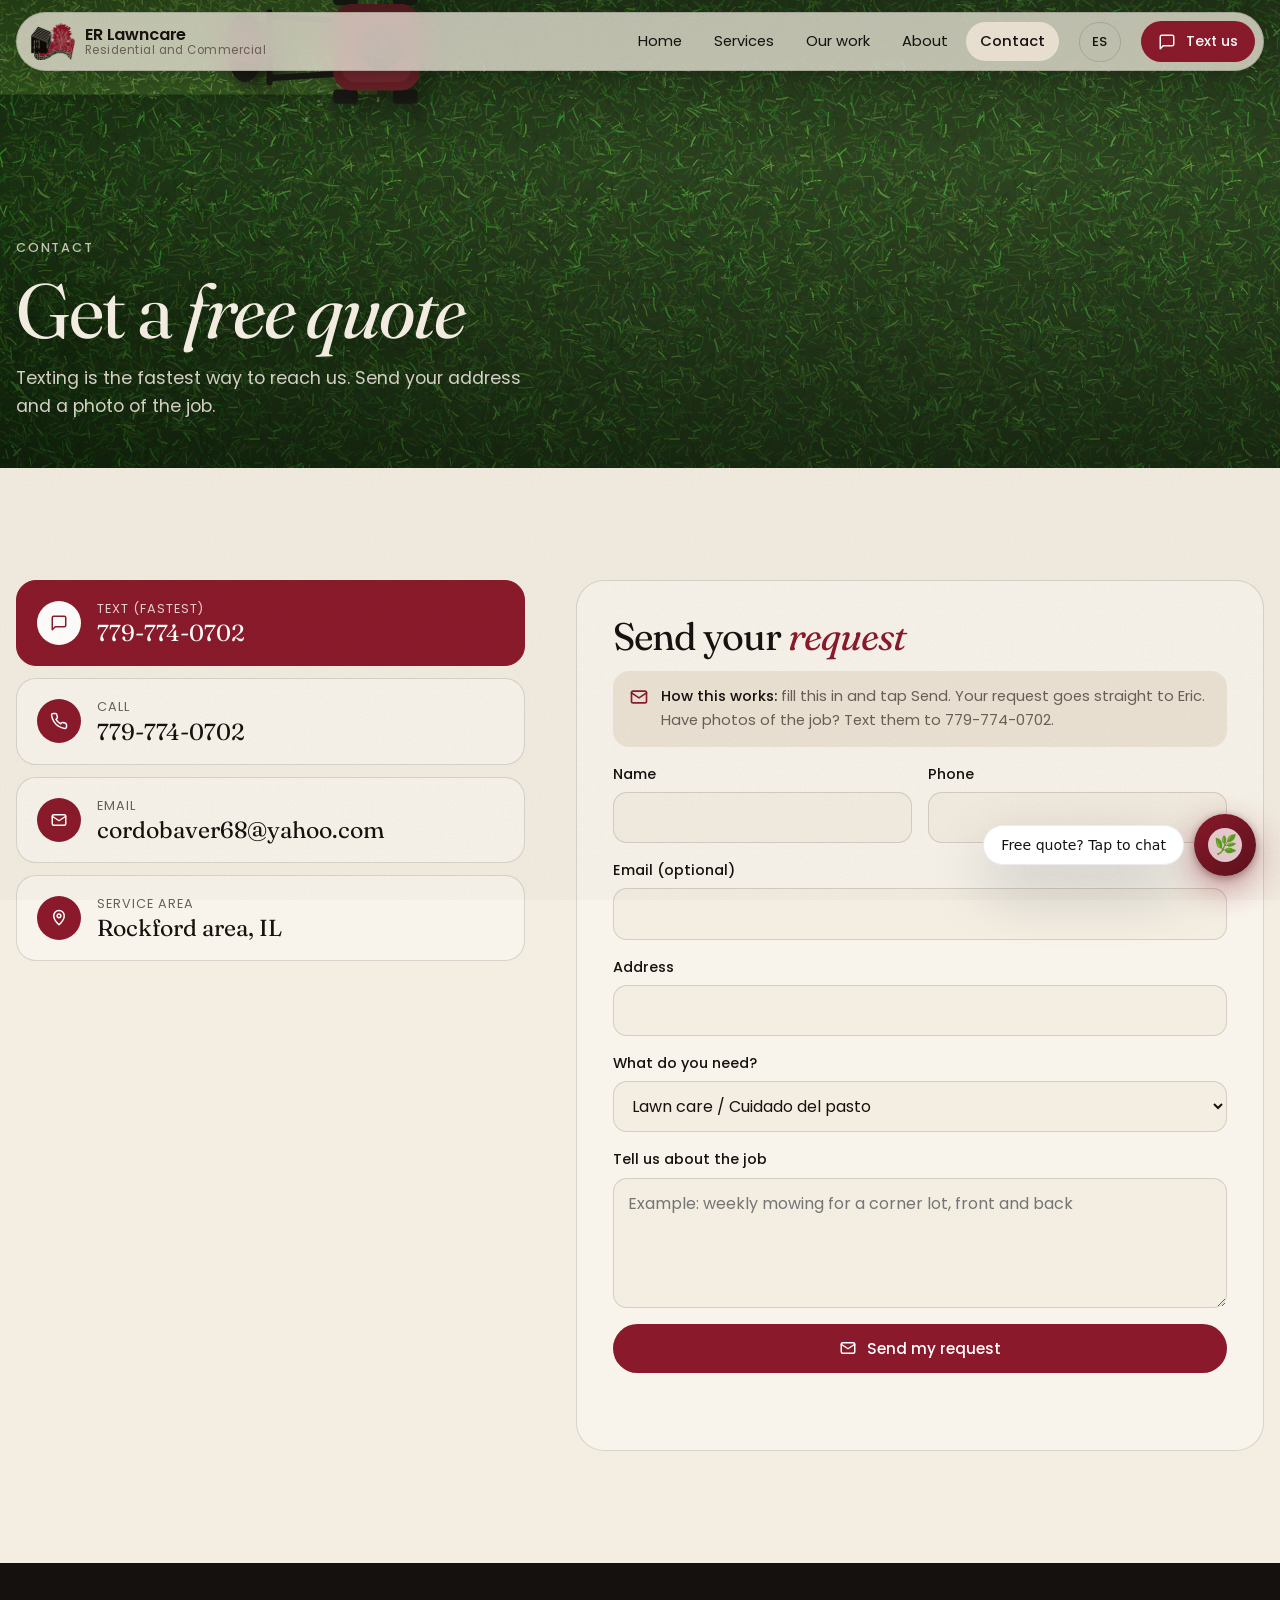
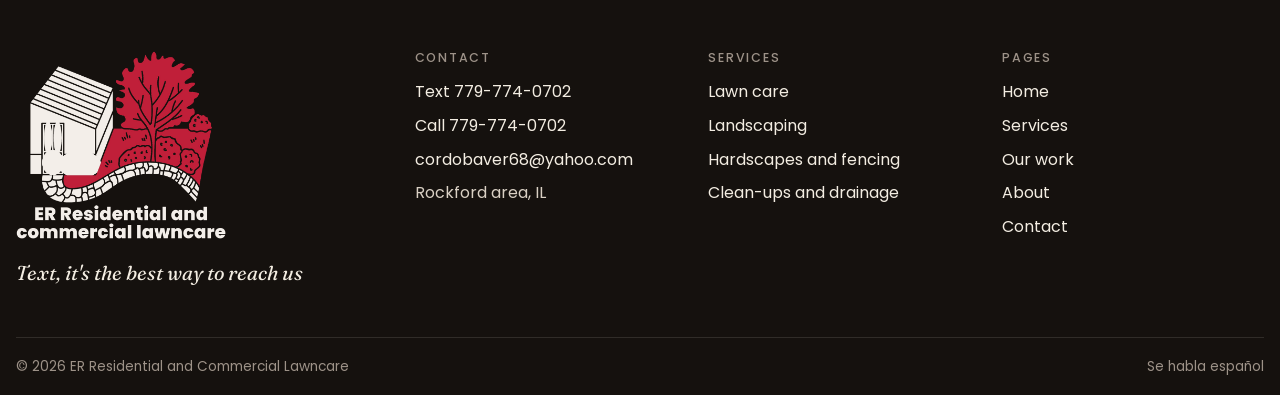
<file: contact.html>
<!doctype html>
<html lang="en" data-lang="en" data-title-en="Free quote | ER Lawncare" data-title-es="Cotización gratis | ER Lawncare">
<head>
  <meta charset="utf-8">
  <meta name="viewport" content="width=device-width, initial-scale=1, viewport-fit=cover">
  <title>Free quote | ER Lawncare</title>
  <meta name="description" content="Text 779-774-0702 for a free quote from ER Lawncare.">
  <link rel="canonical" href="https://erresidential.com/contact.html">
  <meta property="og:type" content="website">
  <meta property="og:site_name" content="ER Residential and Commercial Lawncare">
  <meta property="og:title" content="Free quote | ER Lawncare">
  <meta property="og:description" content="Text 779-774-0702 for a free quote from ER Lawncare.">
  <meta property="og:url" content="https://erresidential.com/contact.html">
  <meta property="og:image" content="https://erresidential.com/images/og.jpg">
  <meta property="og:image:width" content="1200">
  <meta property="og:image:height" content="630">
  <meta name="twitter:card" content="summary_large_image">
  <meta name="theme-color" content="#1c3a14">
  <link rel="icon" type="image/png" href="images/logo-mark.png?v=72d23160">
  <link rel="preconnect" href="https://fonts.googleapis.com">
  <link rel="preconnect" href="https://fonts.gstatic.com" crossorigin>
  <link rel="stylesheet" href="https://fonts.googleapis.com/css2?family=Fraunces:ital,opsz,wght@0,9..144,400;0,9..144,500;1,9..144,400;1,9..144,500&family=Poppins:wght@400;500;600&display=swap">
  <link rel="stylesheet" href="css/site.css?v=217318ca">
</head>
<body>
  <a class="sr-only" href="#main"><span lang="en">Skip to content</span><span lang="es">Ir al contenido</span></a>
  <header class="site-header">
    <div class="wrap">
      <div class="bar">
        <a class="brand" href="index.html" aria-label="ER Lawncare home" data-aria-en="ER Lawncare home" data-aria-es="Inicio de ER Lawncare">
          <picture>
            <source srcset="images/logo-mark-dark.png?v=48ce628f" media="(prefers-color-scheme: dark)">
            <img src="images/logo-mark.png?v=72d23160" alt="" width="360" height="298">
          </picture>
          <span><b>ER Lawncare</b><small><span lang="en">Residential and Commercial</span><span lang="es">Residencial y comercial</span></small></span>
        </a>
        <nav class="nav" aria-label="Main" data-aria-en="Main" data-aria-es="Principal">
          <a href="index.html"><span lang="en">Home</span><span lang="es">Inicio</span></a>
          <a href="services.html"><span lang="en">Services</span><span lang="es">Servicios</span></a>
          <a href="work.html"><span lang="en">Our work</span><span lang="es">Trabajos</span></a>
          <a href="about.html"><span lang="en">About</span><span lang="es">Nosotros</span></a>
          <a href="contact.html" aria-current="page"><span lang="en">Contact</span><span lang="es">Contacto</span></a>
        </nav>
        <button class="lang" type="button">ES</button>
        <a class="btn btn-primary" href="sms:+17797740702"><svg viewBox="0 0 24 24" fill="none" stroke="currentColor" stroke-width="2" stroke-linecap="round" stroke-linejoin="round" aria-hidden="true"><path d="M21 15a2 2 0 0 1-2 2H7l-4 4V5a2 2 0 0 1 2-2h14a2 2 0 0 1 2 2z"/></svg><span lang="en">Text us</span><span lang="es">Mande texto</span></a>
        <button class="menu-btn" type="button" aria-expanded="false" aria-controls="menu-panel" aria-label="Menu" data-aria-en="Menu" data-aria-es="Menú"><svg viewBox="0 0 24 24" fill="none" stroke="currentColor" stroke-width="2" stroke-linecap="round" stroke-linejoin="round" aria-hidden="true"><path d="M4 7h16M4 12h16M4 17h16"/></svg></button>
        <nav class="menu-panel" id="menu-panel" aria-label="Menu" data-aria-en="Menu" data-aria-es="Menú">
          <a href="index.html"><span lang="en">Home</span><span lang="es">Inicio</span></a>
          <a href="services.html"><span lang="en">Services</span><span lang="es">Servicios</span></a>
          <a href="work.html"><span lang="en">Our work</span><span lang="es">Trabajos</span></a>
          <a href="about.html"><span lang="en">About</span><span lang="es">Nosotros</span></a>
          <a href="contact.html" aria-current="page"><span lang="en">Contact</span><span lang="es">Contacto</span></a>
        </nav>
      </div>
    </div>
  </header>

  <main id="main">

    <section class="lawn band" data-lawn="stripes">
      <div class="shade"></div>
      <div class="wrap">
        <span class="eyebrow"><span lang="en">Contact</span><span lang="es">Contacto</span></span>
        <h1 lang="en">Get a <em>free quote</em></h1><h1 lang="es">Pida una <em>cotización gratis</em></h1>
        <p lang="en" class="lead">Texting is the fastest way to reach us. Send your address and a photo of the job.</p><p lang="es" class="lead">Mandar texto es la forma más rápida. Mande su dirección y una foto del trabajo.</p>
      </div>
    </section>
    <section class="section">
      <div class="wrap contact">
        <div class="ways">
          <a class="way main" href="sms:+17797740702"><span class="ico"><svg viewBox="0 0 24 24" fill="none" stroke="currentColor" stroke-width="2" stroke-linecap="round" stroke-linejoin="round" aria-hidden="true"><path d="M21 15a2 2 0 0 1-2 2H7l-4 4V5a2 2 0 0 1 2-2h14a2 2 0 0 1 2 2z"/></svg></span><span><span class="k"><span lang="en">Text (fastest)</span><span lang="es">Texto (lo más rápido)</span></span><span class="v">779-774-0702</span></span></a>
          <a class="way" href="tel:+17797740702"><span class="ico"><svg viewBox="0 0 24 24" fill="none" stroke="currentColor" stroke-width="2" stroke-linecap="round" stroke-linejoin="round" aria-hidden="true"><path d="M22 16.9v3a2 2 0 0 1-2.2 2 19.8 19.8 0 0 1-8.6-3.1 19.5 19.5 0 0 1-6-6A19.8 19.8 0 0 1 2.1 4.2 2 2 0 0 1 4.1 2h3a2 2 0 0 1 2 1.7c.1.9.4 1.8.7 2.7a2 2 0 0 1-.5 2.1L8 9.8a16 16 0 0 0 6 6l1.3-1.3a2 2 0 0 1 2.1-.4c.9.3 1.8.6 2.7.7a2 2 0 0 1 1.7 2z"/></svg></span><span><span class="k"><span lang="en">Call</span><span lang="es">Llamar</span></span><span class="v">779-774-0702</span></span></a>
          <a class="way" href="mailto:cordobaver68@yahoo.com"><span class="ico"><svg viewBox="0 0 24 24" fill="none" stroke="currentColor" stroke-width="2" stroke-linecap="round" stroke-linejoin="round" aria-hidden="true"><rect x="3" y="5" width="18" height="14" rx="2"/><path d="M3 7l9 6 9-6"/></svg></span><span><span class="k"><span lang="en">Email</span><span lang="es">Correo</span></span><span class="v v-email">cordobaver68@yahoo.com</span></span></a>
          <div class="way"><span class="ico"><svg viewBox="0 0 24 24" fill="none" stroke="currentColor" stroke-width="2" stroke-linecap="round" stroke-linejoin="round" aria-hidden="true"><path d="M12 21s7-6.2 7-12a7 7 0 0 0-14 0c0 5.8 7 12 7 12z"/><circle cx="12" cy="9" r="2.5"/></svg></span><span><span class="k"><span lang="en">Service area</span><span lang="es">Área de servicio</span></span><span class="v"><span lang="en">Rockford area, IL</span><span lang="es">Área de Rockford, IL</span></span></span></div>
        </div>
        <form class="quote" id="quote-form" data-to="kaliman7468@gmail.com" novalidate>
          <h2 lang="en" style="font-size:clamp(1.8rem,3vw,2.4rem)">Send your <em>request</em></h2><h2 lang="es" style="font-size:clamp(1.8rem,3vw,2.4rem)">Mande su <em>solicitud</em></h2>
          <div class="handoff"><svg viewBox="0 0 24 24" fill="none" stroke="currentColor" stroke-width="2" stroke-linecap="round" stroke-linejoin="round" aria-hidden="true"><rect x="3" y="5" width="18" height="14" rx="2"/><path d="M3 7l9 6 9-6"/></svg><p lang="en"><b>How this works:</b> fill this in and tap Send. Your request goes straight to Eric. Have photos of the job? Text them to 779-774-0702.</p><p lang="es"><b>Cómo funciona:</b> llene esto y toque Enviar. Su solicitud le llega directo a Eric. ¿Tiene fotos del trabajo? Mándelas por texto al 779-774-0702.</p></div>
          <div class="row2">
            <div class="field"><label for="name"><span lang="en">Name</span><span lang="es">Nombre</span></label><input id="name" name="name" autocomplete="name" required></div>
            <div class="field"><label for="phone"><span lang="en">Phone</span><span lang="es">Teléfono</span></label><input id="phone" name="phone" type="tel" autocomplete="tel" required></div>
          </div>
          <div class="field"><label for="email"><span lang="en">Email (optional)</span><span lang="es">Correo (opcional)</span></label><input id="email" name="email" type="email" autocomplete="email"></div>
          <input class="hp" name="_honey" tabindex="-1" autocomplete="off" aria-hidden="true">
          <div class="field"><label for="address"><span lang="en">Address</span><span lang="es">Dirección</span></label><input id="address" name="address" autocomplete="street-address" required></div>
          <div class="field">
            <label for="service"><span lang="en">What do you need?</span><span lang="es">¿Qué necesita?</span></label>
            <select id="service" name="service" required>
              <option value="lawn" data-en="Lawn care" data-es="Cuidado del pasto">Lawn care / Cuidado del pasto</option>
              <option value="landscaping" data-en="Landscaping" data-es="Jardinería">Landscaping / Jardinería</option>
              <option value="hardscapes" data-en="Hardscapes and fencing" data-es="Adoquines, muros y cercas">Hardscapes and fencing / Adoquines, muros y cercas</option>
              <option value="cleanups" data-en="Clean-ups and drainage" data-es="Limpiezas y drenaje">Clean-ups and drainage / Limpiezas y drenaje</option>
              <option value="other" data-en="Something else" data-es="Otra cosa">Something else / Otra cosa</option>
            </select>
          </div>
          <div class="field">
            <label for="details"><span lang="en">Tell us about the job</span><span lang="es">Cuéntenos del trabajo</span></label>
            <textarea id="details" name="details" data-ph-en="Example: weekly mowing for a corner lot, front and back" data-ph-es="Ejemplo: corte semanal para un lote de esquina, enfrente y atrás"></textarea>
          </div>
          <button class="btn btn-primary" type="submit"><svg viewBox="0 0 24 24" fill="none" stroke="currentColor" stroke-width="2" stroke-linecap="round" stroke-linejoin="round" aria-hidden="true"><rect x="3" y="5" width="18" height="14" rx="2"/><path d="M3 7l9 6 9-6"/></svg><span lang="en">Send my request</span><span lang="es">Enviar mi solicitud</span></button>
          <textarea class="copy-box" id="copy-box" readonly aria-label="Your request" data-aria-en="Your request" data-aria-es="Su solicitud"></textarea>
          <p class="form-status" id="form-status" role="status" aria-live="polite"></p>
        </form>
      </div>
    </section>
  </main>

  <footer class="site-footer">
    <div class="wrap">
      <div class="foot">
        <div>
          <img class="logo" src="images/logo-full-dark.png?v=84f8b258" alt="ER Residential and Commercial Lawncare" width="800" height="714">
          <p lang="en" class="tagline">Text, it's the best way to reach us</p><p lang="es" class="tagline">Mande texto, es la mejor forma de contactarnos</p>
        </div>
        <div>
          <h3><span lang="en">Contact</span><span lang="es">Contacto</span></h3>
          <ul>
            <li><a href="sms:+17797740702"><span lang="en">Text</span><span lang="es">Texto</span> 779-774-0702</a></li>
            <li><a href="tel:+17797740702"><span lang="en">Call</span><span lang="es">Llamar</span> 779-774-0702</a></li>
            <li><a href="mailto:cordobaver68@yahoo.com">cordobaver68@yahoo.com</a></li>
            <li><span lang="en">Rockford area, IL</span><span lang="es">Área de Rockford, IL</span></li>
          </ul>
        </div>
        <div>
          <h3><span lang="en">Services</span><span lang="es">Servicios</span></h3>
          <ul>
            <li><a href="services.html#lawn"><span lang="en">Lawn care</span><span lang="es">Cuidado del pasto</span></a></li>
            <li><a href="services.html#landscaping"><span lang="en">Landscaping</span><span lang="es">Jardinería</span></a></li>
            <li><a href="services.html#hardscapes"><span lang="en">Hardscapes and fencing</span><span lang="es">Adoquines, muros y cercas</span></a></li>
            <li><a href="services.html#cleanups"><span lang="en">Clean-ups and drainage</span><span lang="es">Limpiezas y drenaje</span></a></li>
          </ul>
        </div>
        <div>
          <h3><span lang="en">Pages</span><span lang="es">Páginas</span></h3>
          <ul>
            <li><a href="index.html"><span lang="en">Home</span><span lang="es">Inicio</span></a></li>
            <li><a href="services.html"><span lang="en">Services</span><span lang="es">Servicios</span></a></li>
            <li><a href="work.html"><span lang="en">Our work</span><span lang="es">Trabajos</span></a></li>
            <li><a href="about.html"><span lang="en">About</span><span lang="es">Nosotros</span></a></li>
            <li><a href="contact.html"><span lang="en">Contact</span><span lang="es">Contacto</span></a></li>
          </ul>
        </div>
      </div>
      <div class="copyright">
        <span>&copy; <span id="year">2026</span> ER Residential and Commercial Lawncare</span>
        <span><span lang="en">Se habla español</span><span lang="es">We speak English</span></span>
      </div>
    </div>
  </footer>

  <div class="mobile-bar">
    <a class="btn btn-primary" href="sms:+17797740702"><svg viewBox="0 0 24 24" fill="none" stroke="currentColor" stroke-width="2" stroke-linecap="round" stroke-linejoin="round" aria-hidden="true"><path d="M21 15a2 2 0 0 1-2 2H7l-4 4V5a2 2 0 0 1 2-2h14a2 2 0 0 1 2 2z"/></svg><span lang="en">Text us</span><span lang="es">Mande texto</span></a>
    <a class="btn btn-line" href="tel:+17797740702"><svg viewBox="0 0 24 24" fill="none" stroke="currentColor" stroke-width="2" stroke-linecap="round" stroke-linejoin="round" aria-hidden="true"><path d="M22 16.9v3a2 2 0 0 1-2.2 2 19.8 19.8 0 0 1-8.6-3.1 19.5 19.5 0 0 1-6-6A19.8 19.8 0 0 1 2.1 4.2 2 2 0 0 1 4.1 2h3a2 2 0 0 1 2 1.7c.1.9.4 1.8.7 2.7a2 2 0 0 1-.5 2.1L8 9.8a16 16 0 0 0 6 6l1.3-1.3a2 2 0 0 1 2.1-.4c.9.3 1.8.6 2.7.7a2 2 0 0 1 1.7 2z"/></svg>779-774-0702</a>
  </div>

  <script src="js/site.js?v=969d6926"></script>
  <script src="bizbot-static.js?v=a2db648c" data-config="bizbot-config.json?v=7ba74bfc" defer></script>
  <script src="js/lawn.js?v=409eb616"></script>
</body>
</html>
</file>
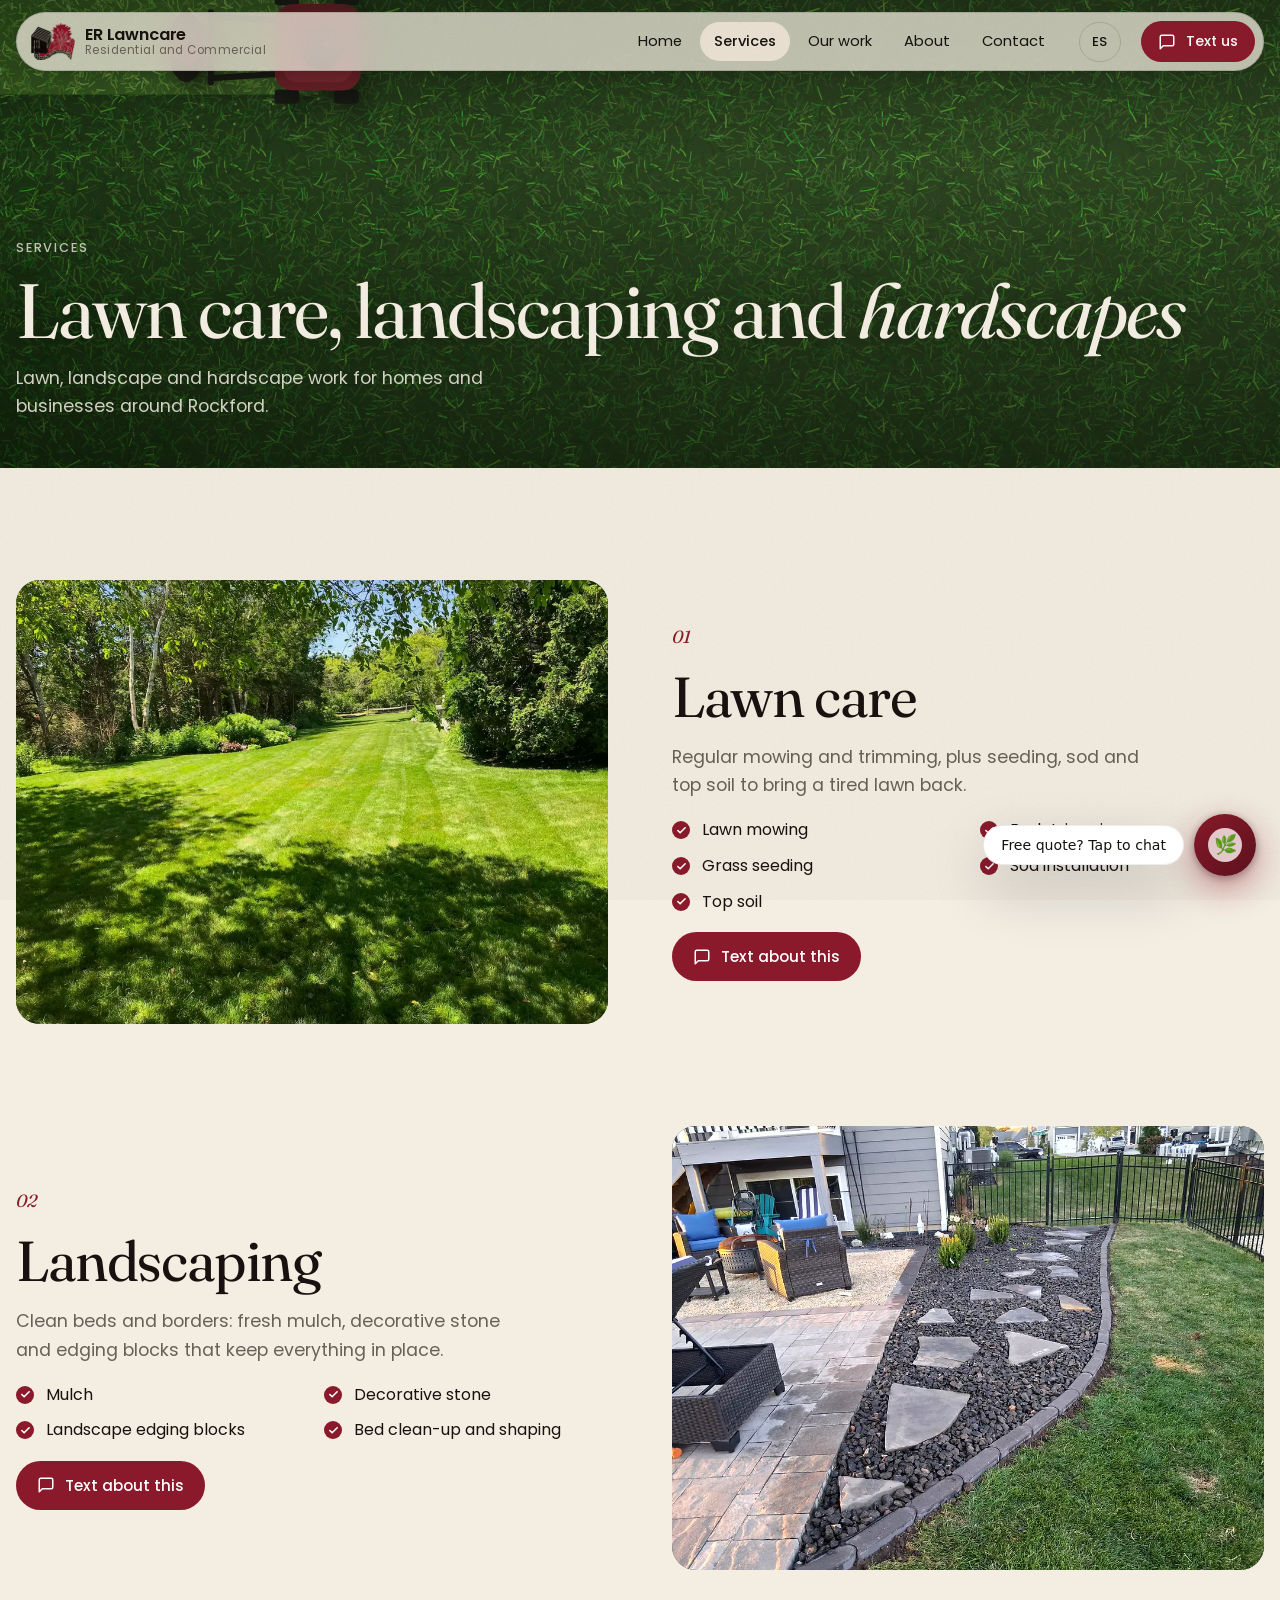
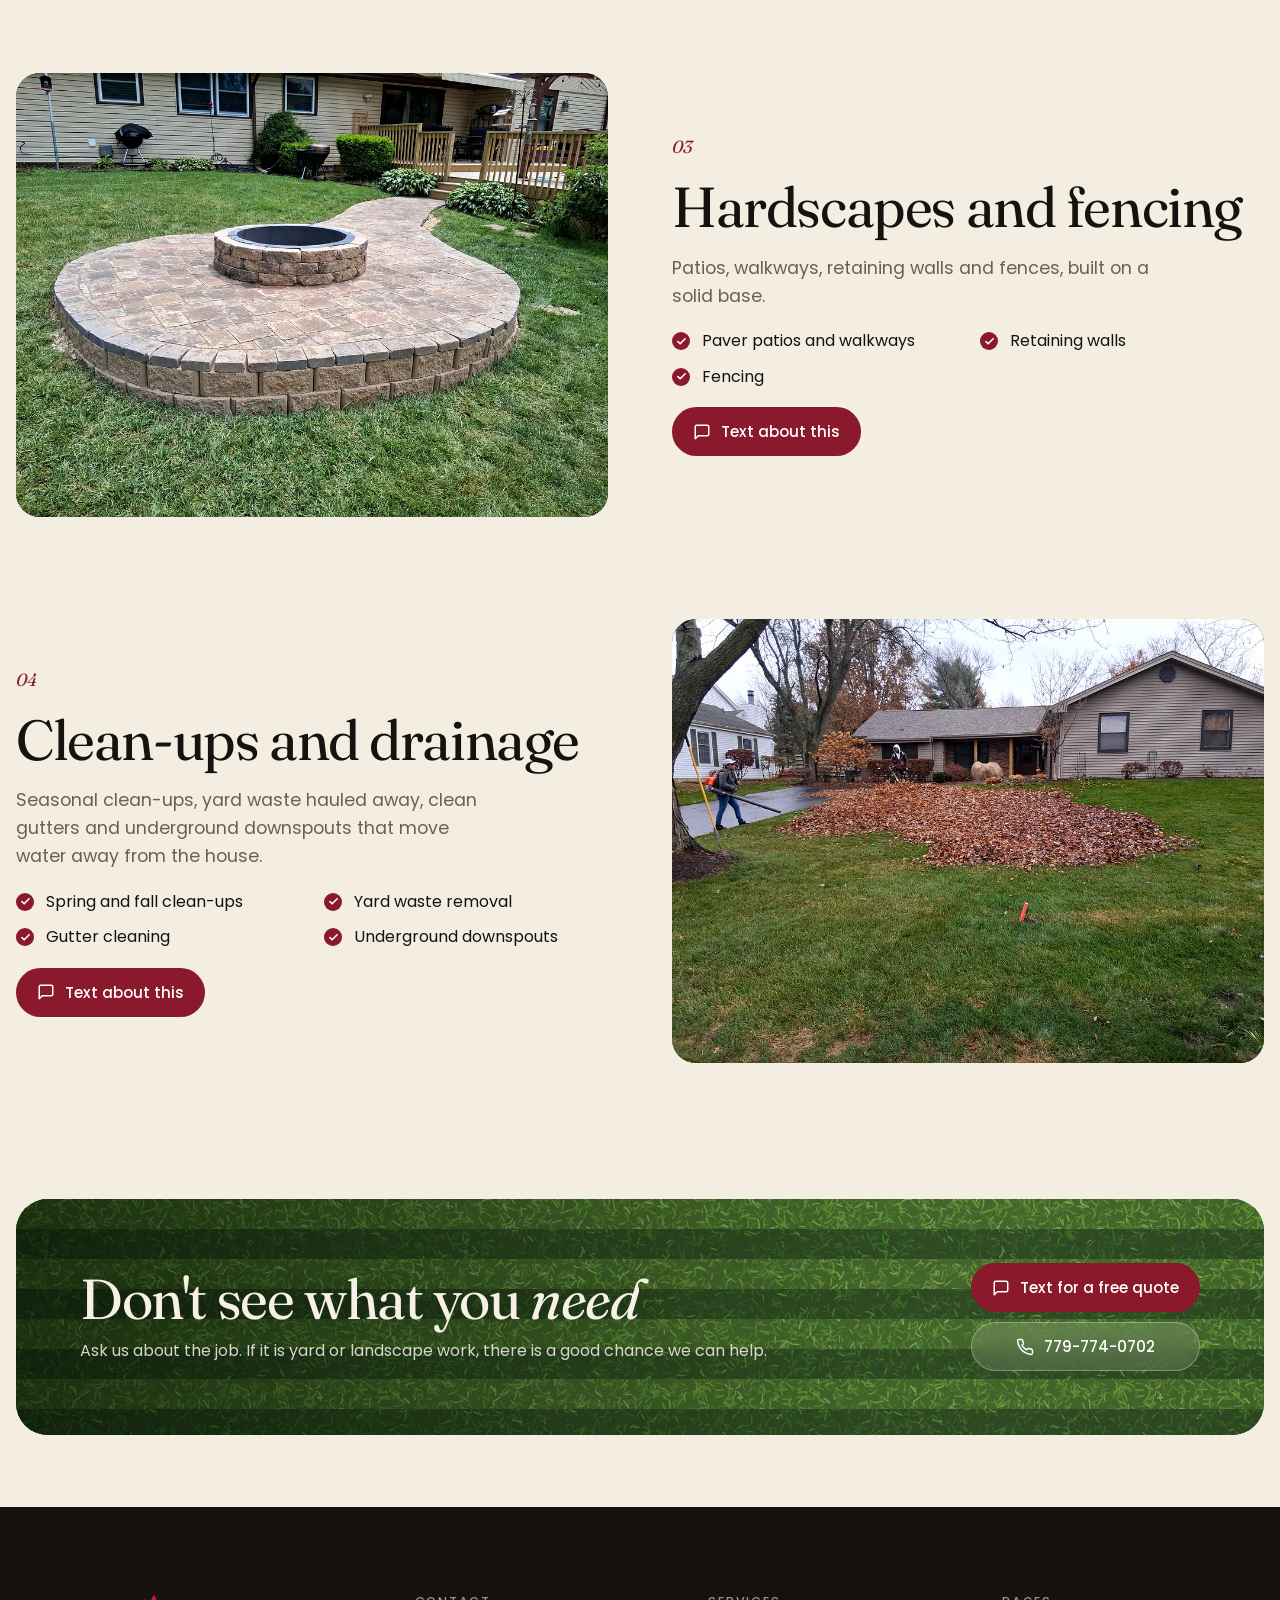
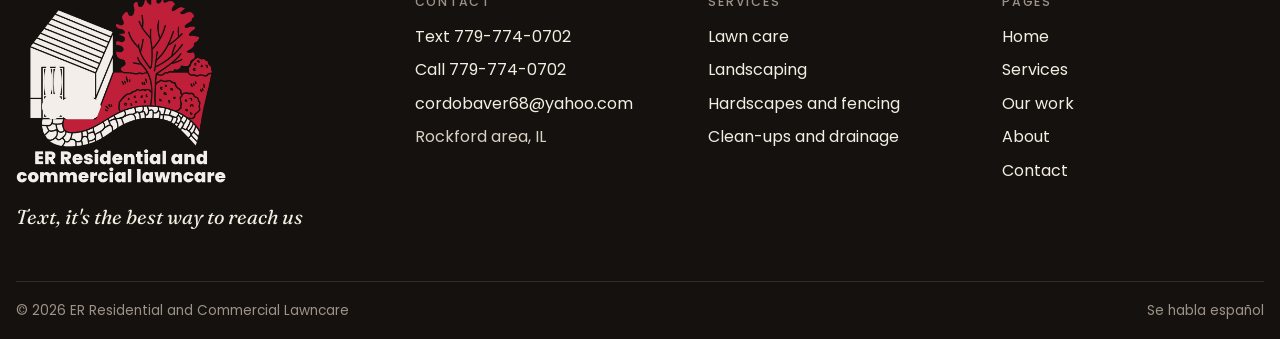
<file: services.html>
<!doctype html>
<html lang="en" data-lang="en" data-title-en="Services | ER Lawncare" data-title-es="Servicios | ER Lawncare">
<head>
  <meta charset="utf-8">
  <meta name="viewport" content="width=device-width, initial-scale=1, viewport-fit=cover">
  <title>Services | ER Lawncare</title>
  <meta name="description" content="Lawn care, landscaping, pavers, retaining walls, fencing, clean-ups and drainage around Rockford, IL.">
  <link rel="canonical" href="https://erresidential.com/services.html">
  <meta property="og:type" content="website">
  <meta property="og:site_name" content="ER Residential and Commercial Lawncare">
  <meta property="og:title" content="Services | ER Lawncare">
  <meta property="og:description" content="Lawn care, landscaping, pavers, retaining walls, fencing, clean-ups and drainage around Rockford, IL.">
  <meta property="og:url" content="https://erresidential.com/services.html">
  <meta property="og:image" content="https://erresidential.com/images/og.jpg">
  <meta property="og:image:width" content="1200">
  <meta property="og:image:height" content="630">
  <meta name="twitter:card" content="summary_large_image">
  <meta name="theme-color" content="#1c3a14">
  <link rel="icon" type="image/png" href="images/logo-mark.png?v=72d23160">
  <link rel="preconnect" href="https://fonts.googleapis.com">
  <link rel="preconnect" href="https://fonts.gstatic.com" crossorigin>
  <link rel="stylesheet" href="https://fonts.googleapis.com/css2?family=Fraunces:ital,opsz,wght@0,9..144,400;0,9..144,500;1,9..144,400;1,9..144,500&family=Poppins:wght@400;500;600&display=swap">
  <link rel="stylesheet" href="css/site.css?v=217318ca">
</head>
<body>
  <a class="sr-only" href="#main"><span lang="en">Skip to content</span><span lang="es">Ir al contenido</span></a>
  <header class="site-header">
    <div class="wrap">
      <div class="bar">
        <a class="brand" href="index.html" aria-label="ER Lawncare home" data-aria-en="ER Lawncare home" data-aria-es="Inicio de ER Lawncare">
          <picture>
            <source srcset="images/logo-mark-dark.png?v=48ce628f" media="(prefers-color-scheme: dark)">
            <img src="images/logo-mark.png?v=72d23160" alt="" width="360" height="298">
          </picture>
          <span><b>ER Lawncare</b><small><span lang="en">Residential and Commercial</span><span lang="es">Residencial y comercial</span></small></span>
        </a>
        <nav class="nav" aria-label="Main" data-aria-en="Main" data-aria-es="Principal">
          <a href="index.html"><span lang="en">Home</span><span lang="es">Inicio</span></a>
          <a href="services.html" aria-current="page"><span lang="en">Services</span><span lang="es">Servicios</span></a>
          <a href="work.html"><span lang="en">Our work</span><span lang="es">Trabajos</span></a>
          <a href="about.html"><span lang="en">About</span><span lang="es">Nosotros</span></a>
          <a href="contact.html"><span lang="en">Contact</span><span lang="es">Contacto</span></a>
        </nav>
        <button class="lang" type="button">ES</button>
        <a class="btn btn-primary" href="sms:+17797740702"><svg viewBox="0 0 24 24" fill="none" stroke="currentColor" stroke-width="2" stroke-linecap="round" stroke-linejoin="round" aria-hidden="true"><path d="M21 15a2 2 0 0 1-2 2H7l-4 4V5a2 2 0 0 1 2-2h14a2 2 0 0 1 2 2z"/></svg><span lang="en">Text us</span><span lang="es">Mande texto</span></a>
        <button class="menu-btn" type="button" aria-expanded="false" aria-controls="menu-panel" aria-label="Menu" data-aria-en="Menu" data-aria-es="Menú"><svg viewBox="0 0 24 24" fill="none" stroke="currentColor" stroke-width="2" stroke-linecap="round" stroke-linejoin="round" aria-hidden="true"><path d="M4 7h16M4 12h16M4 17h16"/></svg></button>
        <nav class="menu-panel" id="menu-panel" aria-label="Menu" data-aria-en="Menu" data-aria-es="Menú">
          <a href="index.html"><span lang="en">Home</span><span lang="es">Inicio</span></a>
          <a href="services.html" aria-current="page"><span lang="en">Services</span><span lang="es">Servicios</span></a>
          <a href="work.html"><span lang="en">Our work</span><span lang="es">Trabajos</span></a>
          <a href="about.html"><span lang="en">About</span><span lang="es">Nosotros</span></a>
          <a href="contact.html"><span lang="en">Contact</span><span lang="es">Contacto</span></a>
        </nav>
      </div>
    </div>
  </header>

  <main id="main">

    <section class="lawn band" data-lawn="stripes">
      <div class="shade"></div>
      <div class="wrap">
        <span class="eyebrow"><span lang="en">Services</span><span lang="es">Servicios</span></span>
        <h1 lang="en">Lawn care, landscaping and <em>hardscapes</em></h1><h1 lang="es">Pasto, jardinería y <em>adoquines</em></h1>
        <p lang="en" class="lead">Lawn, landscape and hardscape work for homes and businesses around Rockford.</p><p lang="es" class="lead">Trabajos de pasto, jardinería y adoquines para casas y negocios en el área de Rockford.</p>
      </div>
    </section>
    <section class="section">
      <div class="wrap">
        
        <article class="svc-row" id="lawn">
          <figure class="photo has-img"><img src="images/stock/striped-lawn.webp?v=4c90f751" width="1000" height="750" alt="Freshly mowed lawn" data-alt-en="Freshly mowed lawn" data-alt-es="Pasto recién cortado" loading="lazy" decoding="async"></figure>
          <div class="copy">
            <span class="num">01</span>
            <h2 lang="en">Lawn care</h2><h2 lang="es">Cuidado del pasto</h2>
            <p lang="en" class="lead">Regular mowing and trimming, plus seeding, sod and top soil to bring a tired lawn back.</p><p lang="es" class="lead">Corte y poda regular, además de semilla, pasto en rollo y tierra negra para revivir un jardín cansado.</p>
            <ul class="checks"><li><span lang="en">Lawn mowing</span><span lang="es">Corte de pasto</span></li><li><span lang="en">Bush trimming</span><span lang="es">Poda de arbustos</span></li><li><span lang="en">Grass seeding</span><span lang="es">Siembra de pasto</span></li><li><span lang="en">Sod installation</span><span lang="es">Instalación de pasto en rollo</span></li><li><span lang="en">Top soil</span><span lang="es">Tierra negra</span></li></ul>
            <a class="btn btn-primary" href="sms:+17797740702"><svg viewBox="0 0 24 24" fill="none" stroke="currentColor" stroke-width="2" stroke-linecap="round" stroke-linejoin="round" aria-hidden="true"><path d="M21 15a2 2 0 0 1-2 2H7l-4 4V5a2 2 0 0 1 2-2h14a2 2 0 0 1 2 2z"/></svg><span lang="en">Text about this</span><span lang="es">Pregunte por esto</span></a>
          </div>
        </article>
        <article class="svc-row" id="landscaping">
          <figure class="photo has-img" data-cat="landscaping"><img src="images/work/rock-bed-stepping-stones.webp?v=276d710e" width="1000" height="750" alt="Rock bed and stepping stones" data-alt-en="Rock bed and stepping stones" data-alt-es="Jardinera de piedra con pasos" loading="lazy" decoding="async"></figure>
          <div class="copy">
            <span class="num">02</span>
            <h2 lang="en">Landscaping</h2><h2 lang="es">Jardinería</h2>
            <p lang="en" class="lead">Clean beds and borders: fresh mulch, decorative stone and edging blocks that keep everything in place.</p><p lang="es" class="lead">Camas y bordes limpios: mantillo nuevo, piedra decorativa y bloques de orilla que mantienen todo en su lugar.</p>
            <ul class="checks"><li><span lang="en">Mulch</span><span lang="es">Mantillo</span></li><li><span lang="en">Decorative stone</span><span lang="es">Piedra decorativa</span></li><li><span lang="en">Landscape edging blocks</span><span lang="es">Bloques de orilla para jardín</span></li><li><span lang="en">Bed clean-up and shaping</span><span lang="es">Limpieza y forma de jardineras</span></li></ul>
            <a class="btn btn-primary" href="sms:+17797740702"><svg viewBox="0 0 24 24" fill="none" stroke="currentColor" stroke-width="2" stroke-linecap="round" stroke-linejoin="round" aria-hidden="true"><path d="M21 15a2 2 0 0 1-2 2H7l-4 4V5a2 2 0 0 1 2-2h14a2 2 0 0 1 2 2z"/></svg><span lang="en">Text about this</span><span lang="es">Pregunte por esto</span></a>
          </div>
        </article>
        <article class="svc-row" id="hardscapes">
          <figure class="photo has-img" data-cat="patios"><img src="images/work/fire-pit-patio.webp?v=17b9e1e4" width="1000" height="750" alt="Paver patio and fire pit" data-alt-en="Paver patio and fire pit" data-alt-es="Patio de adoquín con fogón" loading="lazy" decoding="async"></figure>
          <div class="copy">
            <span class="num">03</span>
            <h2 lang="en">Hardscapes and fencing</h2><h2 lang="es">Adoquines, muros y cercas</h2>
            <p lang="en" class="lead">Patios, walkways, retaining walls and fences, built on a solid base.</p><p lang="es" class="lead">Patios, caminos, muros de contención y cercas, construidos sobre una base firme.</p>
            <ul class="checks"><li><span lang="en">Paver patios and walkways</span><span lang="es">Patios y caminos de adoquín</span></li><li><span lang="en">Retaining walls</span><span lang="es">Muros de contención</span></li><li><span lang="en">Fencing</span><span lang="es">Cercas</span></li></ul>
            <a class="btn btn-primary" href="sms:+17797740702"><svg viewBox="0 0 24 24" fill="none" stroke="currentColor" stroke-width="2" stroke-linecap="round" stroke-linejoin="round" aria-hidden="true"><path d="M21 15a2 2 0 0 1-2 2H7l-4 4V5a2 2 0 0 1 2-2h14a2 2 0 0 1 2 2z"/></svg><span lang="en">Text about this</span><span lang="es">Pregunte por esto</span></a>
          </div>
        </article>
        <article class="svc-row" id="cleanups">
          <figure class="photo has-img" data-cat="cleanups"><img src="images/work/fall-leaf-cleanup.webp?v=b53bcfac" width="1000" height="750" alt="Fall leaf clean-up" data-alt-en="Fall leaf clean-up" data-alt-es="Limpieza de hojas de otoño" loading="lazy" decoding="async"></figure>
          <div class="copy">
            <span class="num">04</span>
            <h2 lang="en">Clean-ups and drainage</h2><h2 lang="es">Limpiezas y drenaje</h2>
            <p lang="en" class="lead">Seasonal clean-ups, yard waste hauled away, clean gutters and underground downspouts that move water away from the house.</p><p lang="es" class="lead">Limpiezas de temporada, retiro de desechos, canaletas limpias y bajantes subterráneas que alejan el agua de la casa.</p>
            <ul class="checks"><li><span lang="en">Spring and fall clean-ups</span><span lang="es">Limpieza de primavera y otoño</span></li><li><span lang="en">Yard waste removal</span><span lang="es">Retiro de desechos de jardín</span></li><li><span lang="en">Gutter cleaning</span><span lang="es">Limpieza de canaletas</span></li><li><span lang="en">Underground downspouts</span><span lang="es">Bajantes subterráneas</span></li></ul>
            <a class="btn btn-primary" href="sms:+17797740702"><svg viewBox="0 0 24 24" fill="none" stroke="currentColor" stroke-width="2" stroke-linecap="round" stroke-linejoin="round" aria-hidden="true"><path d="M21 15a2 2 0 0 1-2 2H7l-4 4V5a2 2 0 0 1 2-2h14a2 2 0 0 1 2 2z"/></svg><span lang="en">Text about this</span><span lang="es">Pregunte por esto</span></a>
          </div>
        </article>
      </div>
    </section>

    <div class="wrap">
      <section class="lawn cta" data-lawn="stripes" data-swath="30" data-still>
        <div class="shade"></div>
        <div class="cta-in">
          <div>
            <h2 lang="en">Don't see what you <em>need</em></h2><h2 lang="es">¿No ve lo que <em>necesita</em></h2>
            <p lang="en">Ask us about the job. If it is yard or landscape work, there is a good chance we can help.</p><p lang="es">Pregúntenos por el trabajo. Si es del jardín o del patio, es muy probable que podamos ayudarle.</p>
          </div>
          <div class="actions"><a class="btn btn-primary" href="sms:+17797740702"><svg viewBox="0 0 24 24" fill="none" stroke="currentColor" stroke-width="2" stroke-linecap="round" stroke-linejoin="round" aria-hidden="true"><path d="M21 15a2 2 0 0 1-2 2H7l-4 4V5a2 2 0 0 1 2-2h14a2 2 0 0 1 2 2z"/></svg><span lang="en">Text for a free quote</span><span lang="es">Cotización gratis por texto</span></a><a class="btn btn-glass" href="tel:+17797740702"><svg viewBox="0 0 24 24" fill="none" stroke="currentColor" stroke-width="2" stroke-linecap="round" stroke-linejoin="round" aria-hidden="true"><path d="M22 16.9v3a2 2 0 0 1-2.2 2 19.8 19.8 0 0 1-8.6-3.1 19.5 19.5 0 0 1-6-6A19.8 19.8 0 0 1 2.1 4.2 2 2 0 0 1 4.1 2h3a2 2 0 0 1 2 1.7c.1.9.4 1.8.7 2.7a2 2 0 0 1-.5 2.1L8 9.8a16 16 0 0 0 6 6l1.3-1.3a2 2 0 0 1 2.1-.4c.9.3 1.8.6 2.7.7a2 2 0 0 1 1.7 2z"/></svg>779-774-0702</a></div>
        </div>
      </section>
    </div>
  </main>

  <footer class="site-footer">
    <div class="wrap">
      <div class="foot">
        <div>
          <img class="logo" src="images/logo-full-dark.png?v=84f8b258" alt="ER Residential and Commercial Lawncare" width="800" height="714">
          <p lang="en" class="tagline">Text, it's the best way to reach us</p><p lang="es" class="tagline">Mande texto, es la mejor forma de contactarnos</p>
        </div>
        <div>
          <h3><span lang="en">Contact</span><span lang="es">Contacto</span></h3>
          <ul>
            <li><a href="sms:+17797740702"><span lang="en">Text</span><span lang="es">Texto</span> 779-774-0702</a></li>
            <li><a href="tel:+17797740702"><span lang="en">Call</span><span lang="es">Llamar</span> 779-774-0702</a></li>
            <li><a href="mailto:cordobaver68@yahoo.com">cordobaver68@yahoo.com</a></li>
            <li><span lang="en">Rockford area, IL</span><span lang="es">Área de Rockford, IL</span></li>
          </ul>
        </div>
        <div>
          <h3><span lang="en">Services</span><span lang="es">Servicios</span></h3>
          <ul>
            <li><a href="services.html#lawn"><span lang="en">Lawn care</span><span lang="es">Cuidado del pasto</span></a></li>
            <li><a href="services.html#landscaping"><span lang="en">Landscaping</span><span lang="es">Jardinería</span></a></li>
            <li><a href="services.html#hardscapes"><span lang="en">Hardscapes and fencing</span><span lang="es">Adoquines, muros y cercas</span></a></li>
            <li><a href="services.html#cleanups"><span lang="en">Clean-ups and drainage</span><span lang="es">Limpiezas y drenaje</span></a></li>
          </ul>
        </div>
        <div>
          <h3><span lang="en">Pages</span><span lang="es">Páginas</span></h3>
          <ul>
            <li><a href="index.html"><span lang="en">Home</span><span lang="es">Inicio</span></a></li>
            <li><a href="services.html"><span lang="en">Services</span><span lang="es">Servicios</span></a></li>
            <li><a href="work.html"><span lang="en">Our work</span><span lang="es">Trabajos</span></a></li>
            <li><a href="about.html"><span lang="en">About</span><span lang="es">Nosotros</span></a></li>
            <li><a href="contact.html"><span lang="en">Contact</span><span lang="es">Contacto</span></a></li>
          </ul>
        </div>
      </div>
      <div class="copyright">
        <span>&copy; <span id="year">2026</span> ER Residential and Commercial Lawncare</span>
        <span><span lang="en">Se habla español</span><span lang="es">We speak English</span></span>
      </div>
    </div>
  </footer>

  <div class="mobile-bar">
    <a class="btn btn-primary" href="sms:+17797740702"><svg viewBox="0 0 24 24" fill="none" stroke="currentColor" stroke-width="2" stroke-linecap="round" stroke-linejoin="round" aria-hidden="true"><path d="M21 15a2 2 0 0 1-2 2H7l-4 4V5a2 2 0 0 1 2-2h14a2 2 0 0 1 2 2z"/></svg><span lang="en">Text us</span><span lang="es">Mande texto</span></a>
    <a class="btn btn-line" href="tel:+17797740702"><svg viewBox="0 0 24 24" fill="none" stroke="currentColor" stroke-width="2" stroke-linecap="round" stroke-linejoin="round" aria-hidden="true"><path d="M22 16.9v3a2 2 0 0 1-2.2 2 19.8 19.8 0 0 1-8.6-3.1 19.5 19.5 0 0 1-6-6A19.8 19.8 0 0 1 2.1 4.2 2 2 0 0 1 4.1 2h3a2 2 0 0 1 2 1.7c.1.9.4 1.8.7 2.7a2 2 0 0 1-.5 2.1L8 9.8a16 16 0 0 0 6 6l1.3-1.3a2 2 0 0 1 2.1-.4c.9.3 1.8.6 2.7.7a2 2 0 0 1 1.7 2z"/></svg>779-774-0702</a>
  </div>

  <script src="js/site.js?v=969d6926"></script>
  <script src="bizbot-static.js?v=a2db648c" data-config="bizbot-config.json?v=7ba74bfc" defer></script>
  <script src="js/lawn.js?v=409eb616"></script>
</body>
</html>
</file>
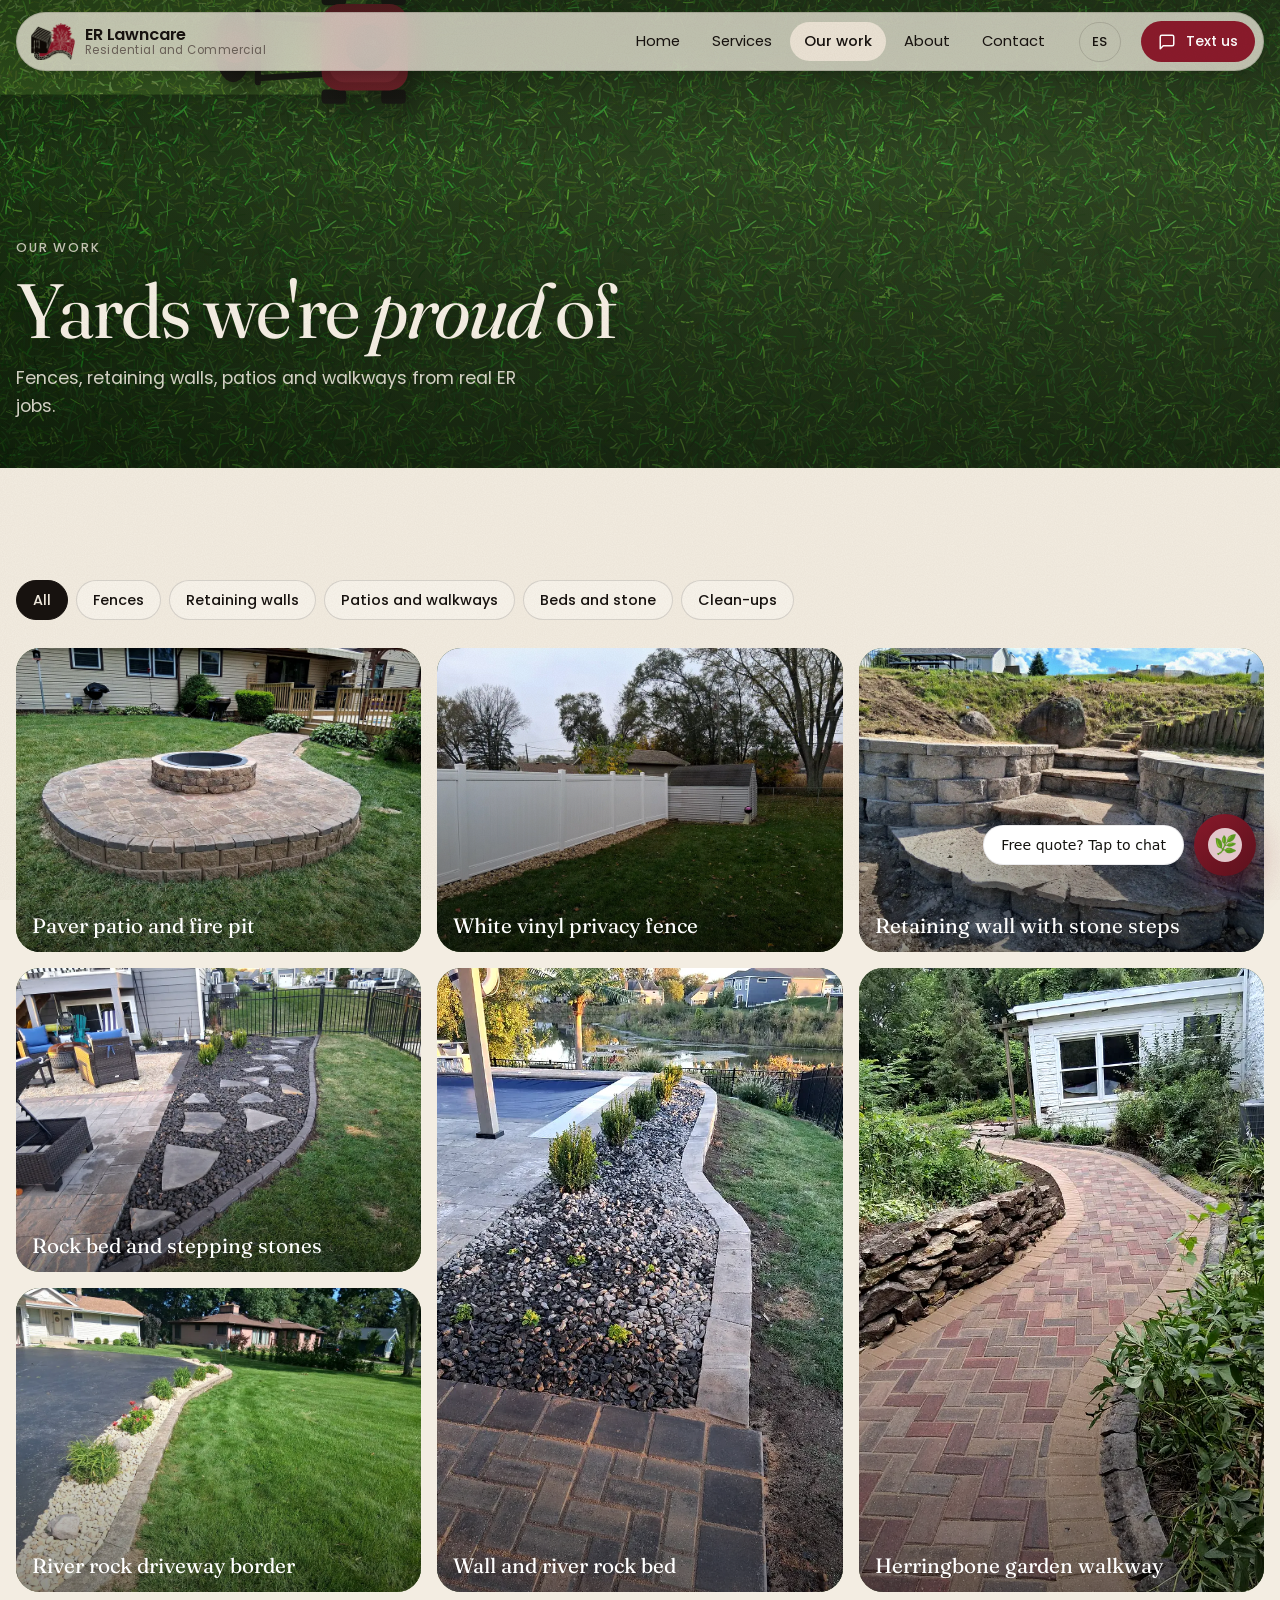
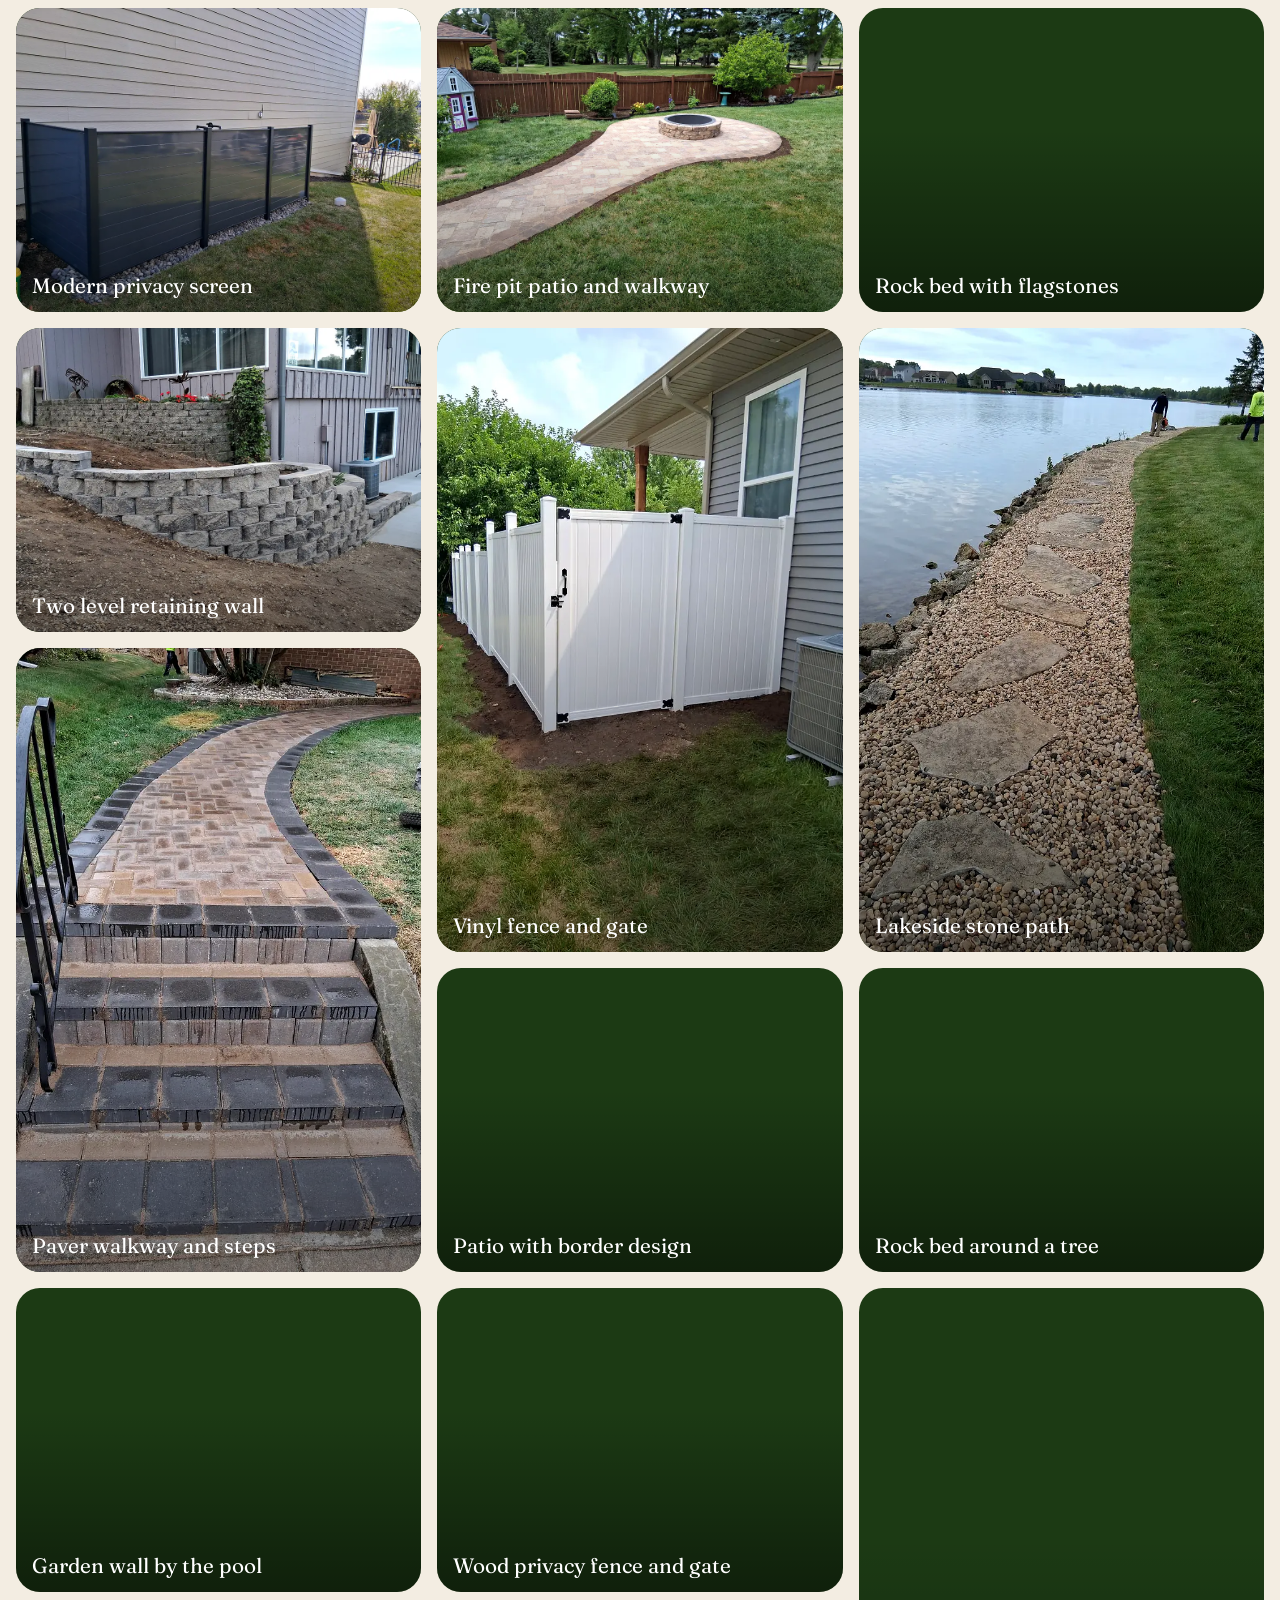
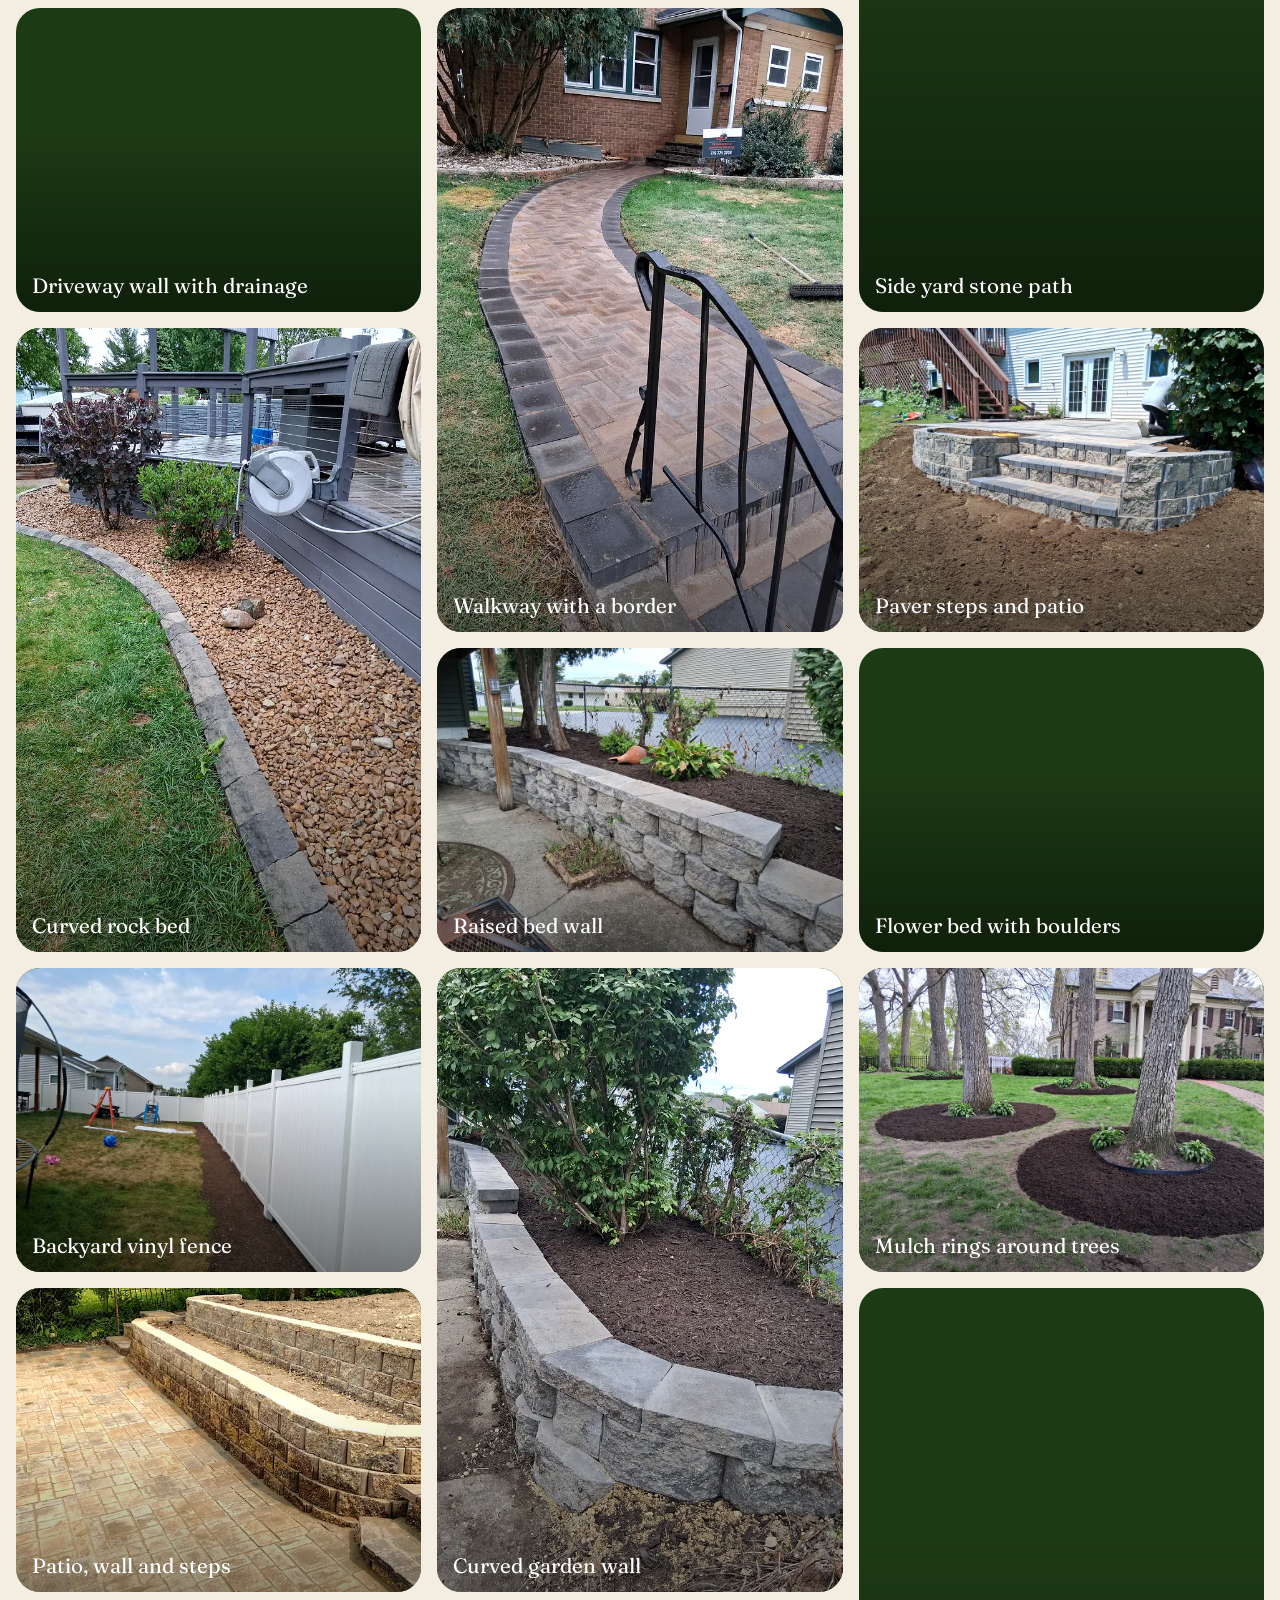
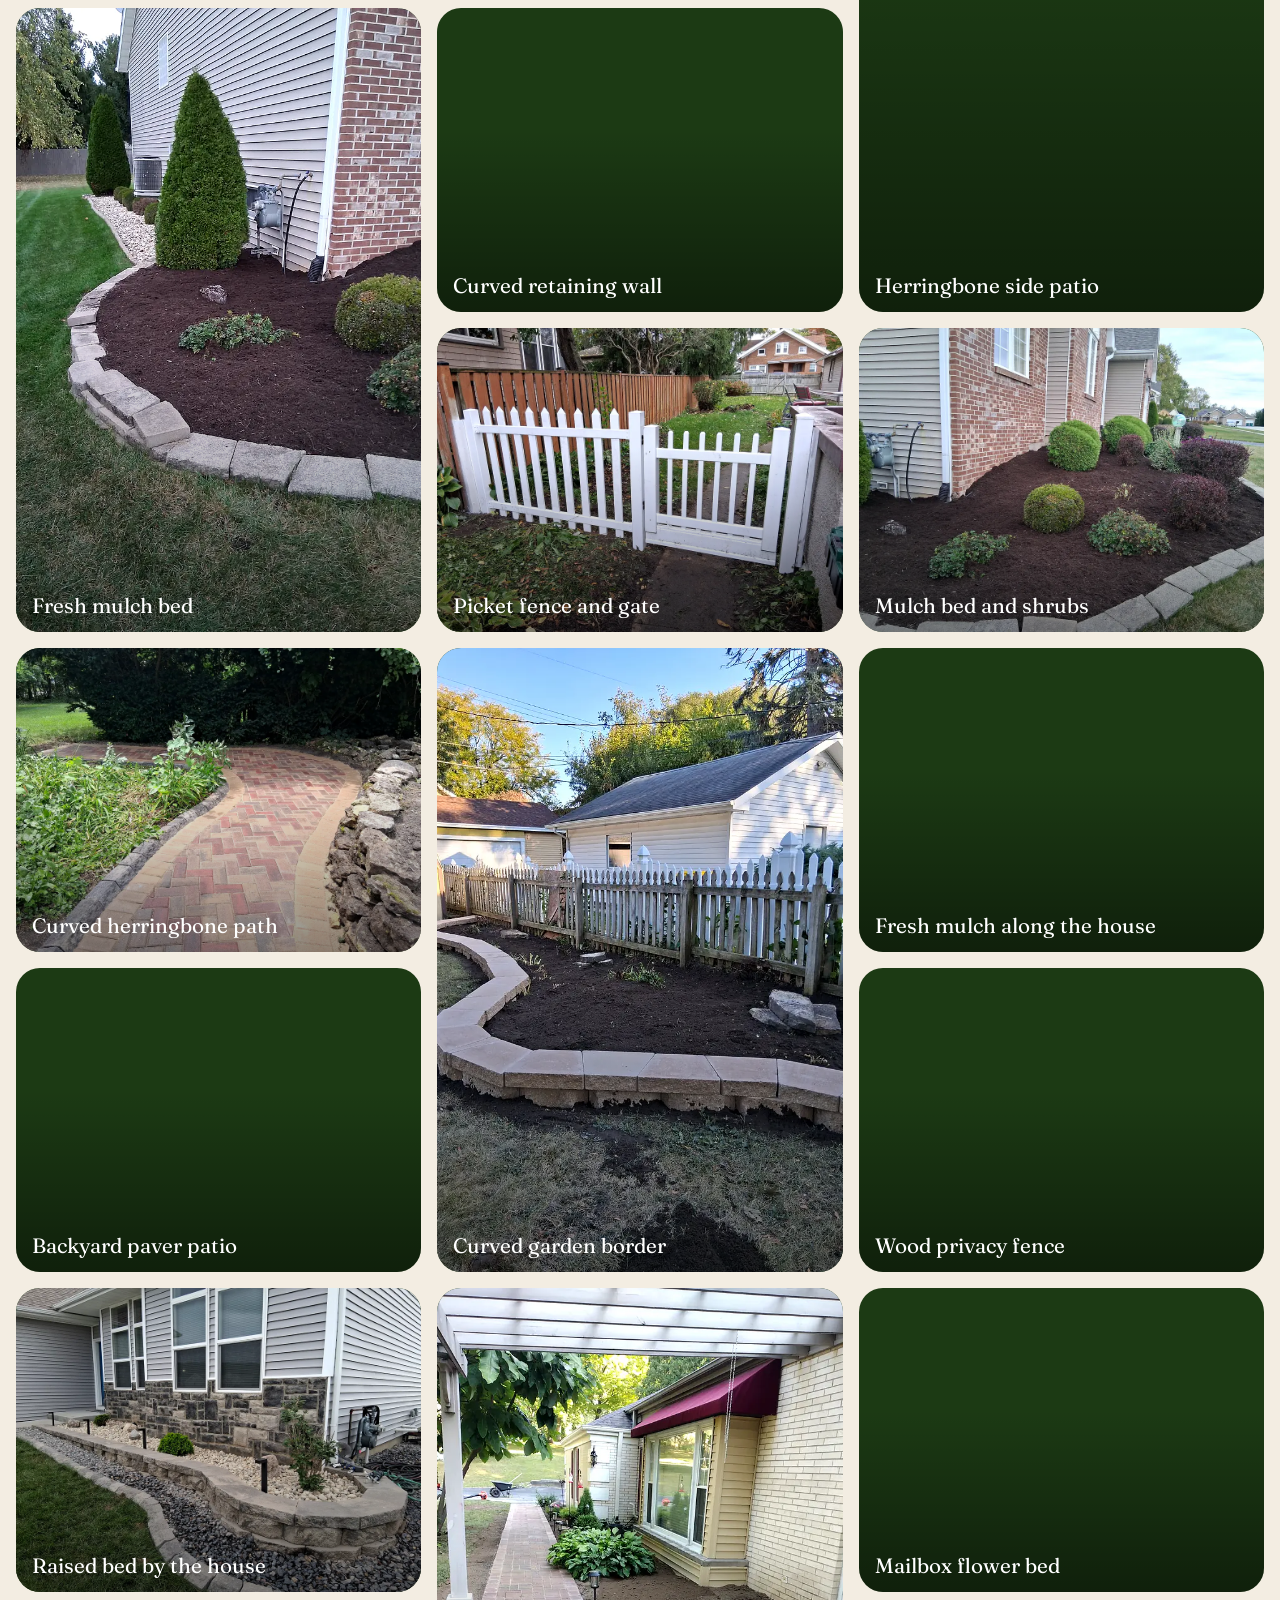
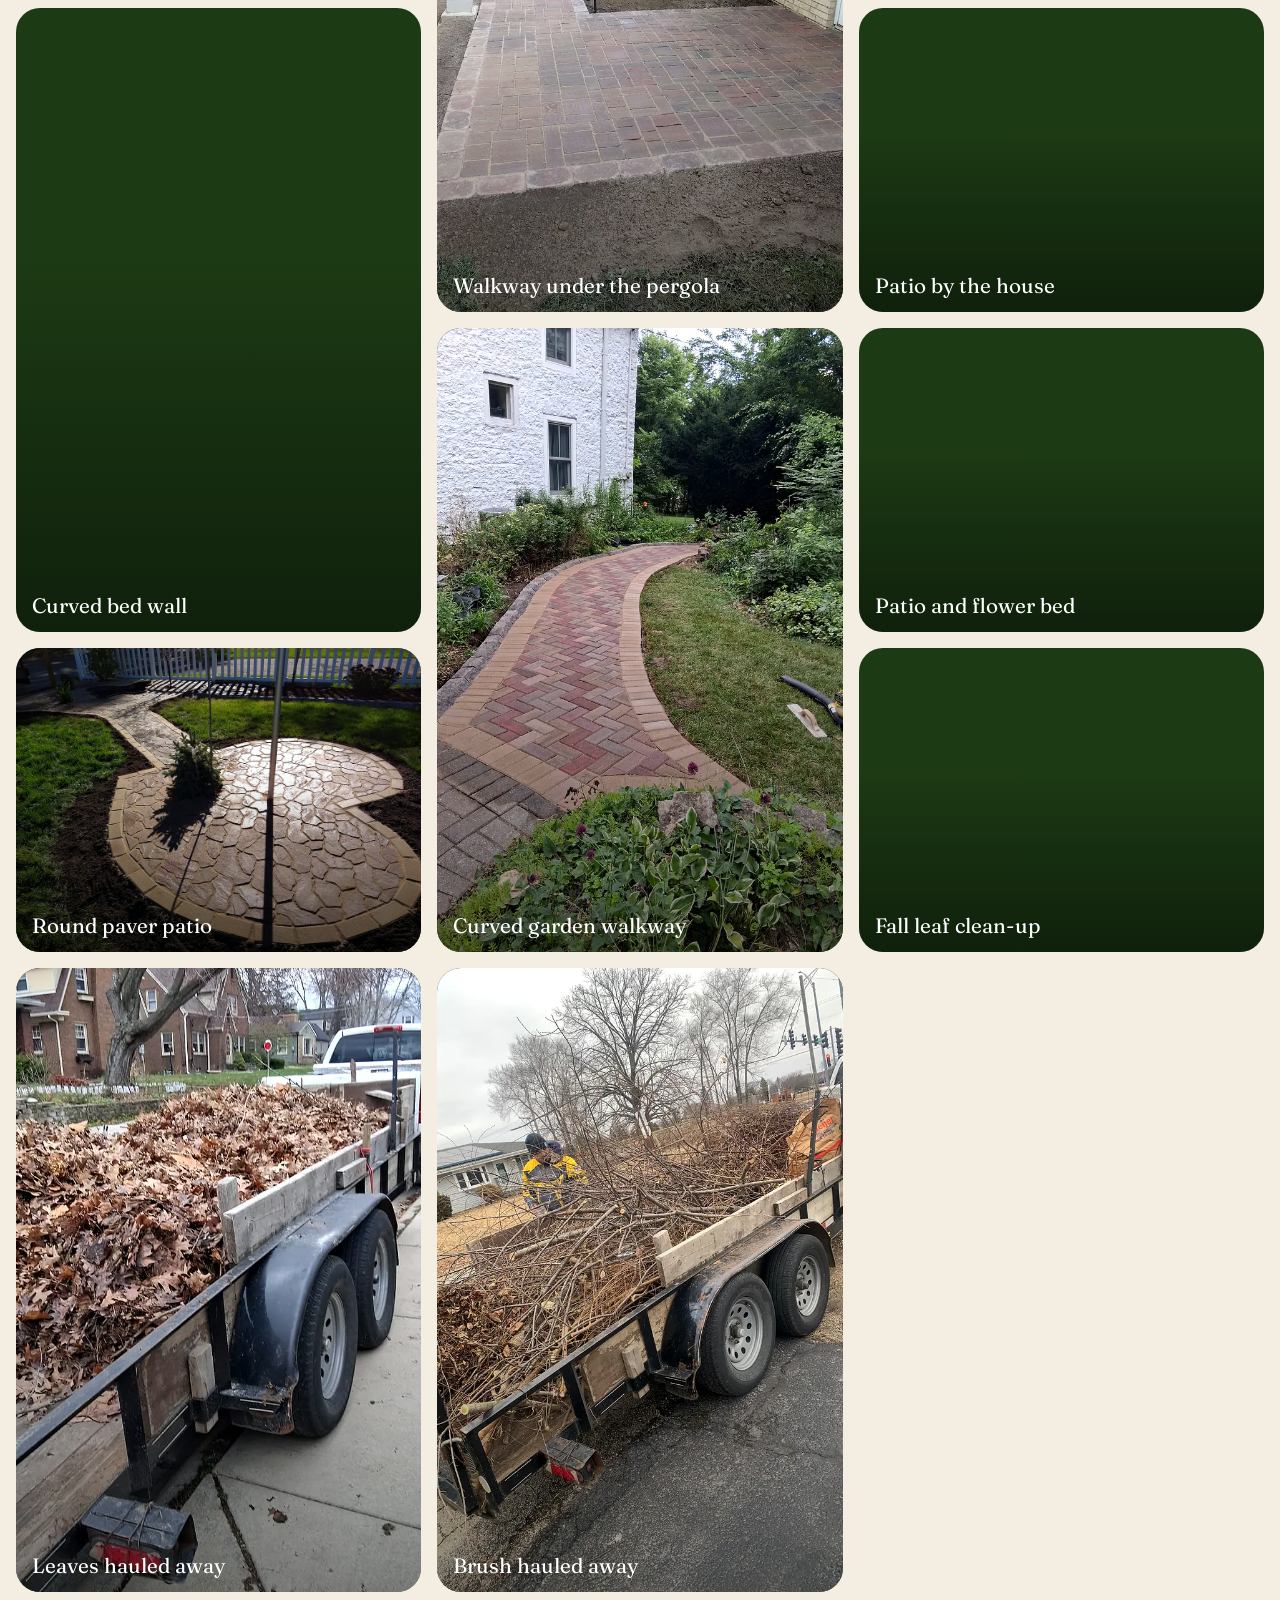
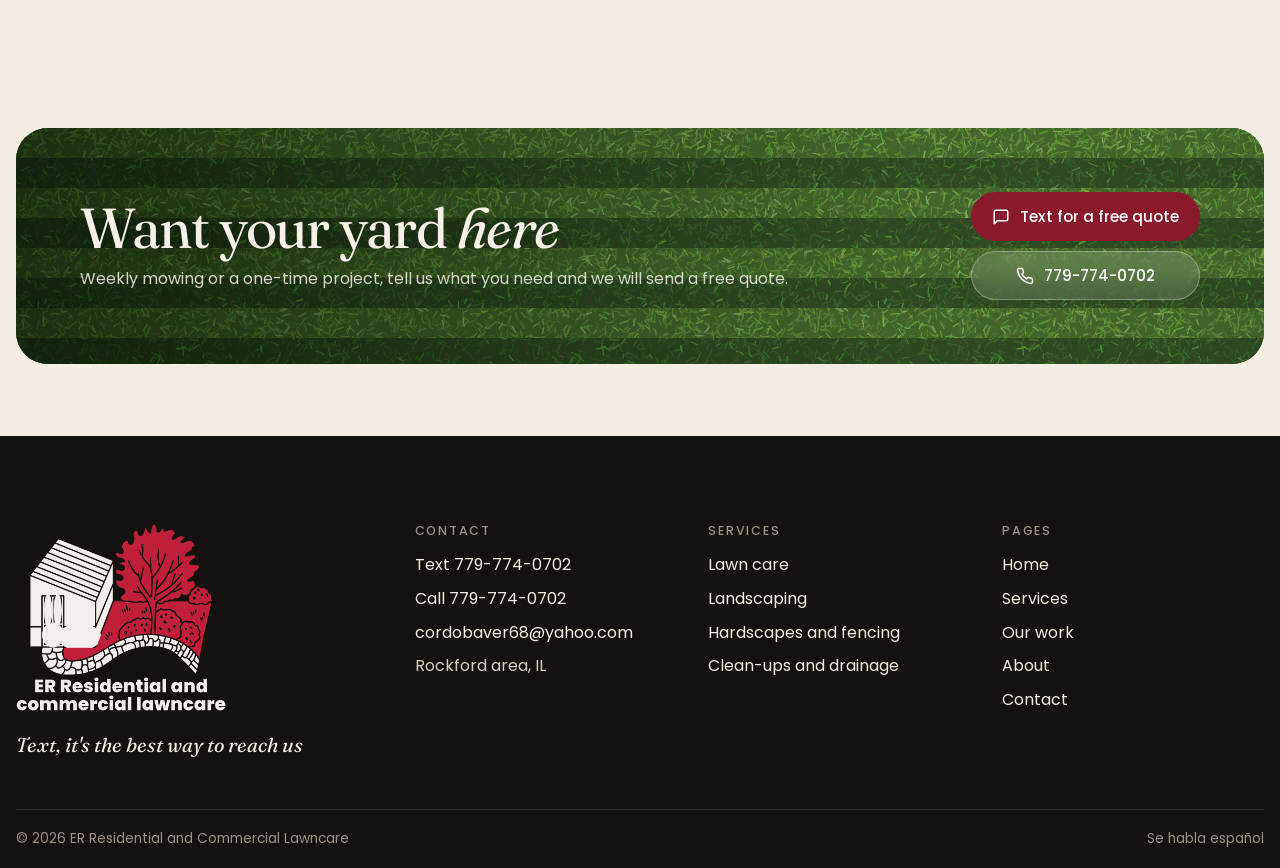
<file: work.html>
<!doctype html>
<html lang="en" data-lang="en" data-title-en="Our work | ER Lawncare" data-title-es="Trabajos | ER Lawncare">
<head>
  <meta charset="utf-8">
  <meta name="viewport" content="width=device-width, initial-scale=1, viewport-fit=cover">
  <title>Our work | ER Lawncare</title>
  <meta name="description" content="Photos of lawn, landscaping and hardscape jobs by ER Lawncare.">
  <link rel="canonical" href="https://erresidential.com/work.html">
  <meta property="og:type" content="website">
  <meta property="og:site_name" content="ER Residential and Commercial Lawncare">
  <meta property="og:title" content="Our work | ER Lawncare">
  <meta property="og:description" content="Photos of lawn, landscaping and hardscape jobs by ER Lawncare.">
  <meta property="og:url" content="https://erresidential.com/work.html">
  <meta property="og:image" content="https://erresidential.com/images/og.jpg">
  <meta property="og:image:width" content="1200">
  <meta property="og:image:height" content="630">
  <meta name="twitter:card" content="summary_large_image">
  <meta name="theme-color" content="#1c3a14">
  <link rel="icon" type="image/png" href="images/logo-mark.png?v=72d23160">
  <link rel="preconnect" href="https://fonts.googleapis.com">
  <link rel="preconnect" href="https://fonts.gstatic.com" crossorigin>
  <link rel="stylesheet" href="https://fonts.googleapis.com/css2?family=Fraunces:ital,opsz,wght@0,9..144,400;0,9..144,500;1,9..144,400;1,9..144,500&family=Poppins:wght@400;500;600&display=swap">
  <link rel="stylesheet" href="css/site.css?v=217318ca">
</head>
<body>
  <a class="sr-only" href="#main"><span lang="en">Skip to content</span><span lang="es">Ir al contenido</span></a>
  <header class="site-header">
    <div class="wrap">
      <div class="bar">
        <a class="brand" href="index.html" aria-label="ER Lawncare home" data-aria-en="ER Lawncare home" data-aria-es="Inicio de ER Lawncare">
          <picture>
            <source srcset="images/logo-mark-dark.png?v=48ce628f" media="(prefers-color-scheme: dark)">
            <img src="images/logo-mark.png?v=72d23160" alt="" width="360" height="298">
          </picture>
          <span><b>ER Lawncare</b><small><span lang="en">Residential and Commercial</span><span lang="es">Residencial y comercial</span></small></span>
        </a>
        <nav class="nav" aria-label="Main" data-aria-en="Main" data-aria-es="Principal">
          <a href="index.html"><span lang="en">Home</span><span lang="es">Inicio</span></a>
          <a href="services.html"><span lang="en">Services</span><span lang="es">Servicios</span></a>
          <a href="work.html" aria-current="page"><span lang="en">Our work</span><span lang="es">Trabajos</span></a>
          <a href="about.html"><span lang="en">About</span><span lang="es">Nosotros</span></a>
          <a href="contact.html"><span lang="en">Contact</span><span lang="es">Contacto</span></a>
        </nav>
        <button class="lang" type="button">ES</button>
        <a class="btn btn-primary" href="sms:+17797740702"><svg viewBox="0 0 24 24" fill="none" stroke="currentColor" stroke-width="2" stroke-linecap="round" stroke-linejoin="round" aria-hidden="true"><path d="M21 15a2 2 0 0 1-2 2H7l-4 4V5a2 2 0 0 1 2-2h14a2 2 0 0 1 2 2z"/></svg><span lang="en">Text us</span><span lang="es">Mande texto</span></a>
        <button class="menu-btn" type="button" aria-expanded="false" aria-controls="menu-panel" aria-label="Menu" data-aria-en="Menu" data-aria-es="Menú"><svg viewBox="0 0 24 24" fill="none" stroke="currentColor" stroke-width="2" stroke-linecap="round" stroke-linejoin="round" aria-hidden="true"><path d="M4 7h16M4 12h16M4 17h16"/></svg></button>
        <nav class="menu-panel" id="menu-panel" aria-label="Menu" data-aria-en="Menu" data-aria-es="Menú">
          <a href="index.html"><span lang="en">Home</span><span lang="es">Inicio</span></a>
          <a href="services.html"><span lang="en">Services</span><span lang="es">Servicios</span></a>
          <a href="work.html" aria-current="page"><span lang="en">Our work</span><span lang="es">Trabajos</span></a>
          <a href="about.html"><span lang="en">About</span><span lang="es">Nosotros</span></a>
          <a href="contact.html"><span lang="en">Contact</span><span lang="es">Contacto</span></a>
        </nav>
      </div>
    </div>
  </header>

  <main id="main">

    <section class="lawn band" data-lawn="stripes">
      <div class="shade"></div>
      <div class="wrap">
        <span class="eyebrow"><span lang="en">Our work</span><span lang="es">Trabajos</span></span>
        <h1 lang="en">Yards we're <em>proud</em> of</h1><h1 lang="es">Jardines que nos dan <em>orgullo</em></h1>
        <p lang="en" class="lead">Fences, retaining walls, patios and walkways from real ER jobs.</p><p lang="es" class="lead">Cercas, muros de contención, patios y caminos de trabajos reales de ER.</p>
      </div>
    </section>
    <section class="section">
      <div class="wrap">
        <div class="filters" role="group" aria-label="Filter by type of job" data-aria-en="Filter by type of job" data-aria-es="Filtrar por tipo de trabajo">
          <button class="filter" type="button" data-filter="all" aria-pressed="true"><span lang="en">All</span><span lang="es">Todos</span></button>
          <button class="filter" type="button" data-filter="fences" aria-pressed="false"><span lang="en">Fences</span><span lang="es">Cercas</span></button>
          <button class="filter" type="button" data-filter="walls" aria-pressed="false"><span lang="en">Retaining walls</span><span lang="es">Muros de contención</span></button>
          <button class="filter" type="button" data-filter="patios" aria-pressed="false"><span lang="en">Patios and walkways</span><span lang="es">Patios y caminos</span></button>
          <button class="filter" type="button" data-filter="landscaping" aria-pressed="false"><span lang="en">Beds and stone</span><span lang="es">Jardineras y piedra</span></button>
          <button class="filter" type="button" data-filter="cleanups" aria-pressed="false"><span lang="en">Clean-ups</span><span lang="es">Limpiezas</span></button>
        </div>
        <div class="gallery">
          <figure class="photo has-img" data-cat="patios"><img src="images/work/fire-pit-patio.webp?v=17b9e1e4" width="1000" height="750" alt="Paver patio and fire pit" data-alt-en="Paver patio and fire pit" data-alt-es="Patio de adoquín con fogón" decoding="async"><figcaption class="tag"><span lang="en">Paver patio and fire pit</span><span lang="es">Patio de adoquín con fogón</span></figcaption></figure>
          <figure class="photo has-img" data-cat="fences"><img src="images/work/white-vinyl-fence.webp?v=e8e129e7" width="1000" height="750" alt="White vinyl privacy fence" data-alt-en="White vinyl privacy fence" data-alt-es="Cerca de privacidad de vinilo blanco" decoding="async"><figcaption class="tag"><span lang="en">White vinyl privacy fence</span><span lang="es">Cerca de privacidad de vinilo blanco</span></figcaption></figure>
          <figure class="photo has-img" data-cat="walls"><img src="images/work/wall-stone-steps.webp?v=760c3f1e" width="1000" height="750" alt="Retaining wall with stone steps" data-alt-en="Retaining wall with stone steps" data-alt-es="Muro de contención con escalones de piedra" decoding="async"><figcaption class="tag"><span lang="en">Retaining wall with stone steps</span><span lang="es">Muro de contención con escalones de piedra</span></figcaption></figure>
          <figure class="photo has-img" data-cat="landscaping"><img src="images/work/rock-bed-stepping-stones.webp?v=276d710e" width="1000" height="750" alt="Rock bed and stepping stones" data-alt-en="Rock bed and stepping stones" data-alt-es="Jardinera de piedra con pasos" loading="lazy" decoding="async"><figcaption class="tag"><span lang="en">Rock bed and stepping stones</span><span lang="es">Jardinera de piedra con pasos</span></figcaption></figure>
          <figure class="photo has-img tall" data-cat="walls"><img src="images/work/wall-river-rock-bed.webp?v=bb2237ae" width="750" height="1000" alt="Wall and river rock bed" data-alt-en="Wall and river rock bed" data-alt-es="Muro y jardinera de piedra de río" loading="lazy" decoding="async"><figcaption class="tag"><span lang="en">Wall and river rock bed</span><span lang="es">Muro y jardinera de piedra de río</span></figcaption></figure>
          <figure class="photo has-img tall" data-cat="patios"><img src="images/work/herringbone-walkway.webp?v=27824ce3" width="750" height="1000" alt="Herringbone garden walkway" data-alt-en="Herringbone garden walkway" data-alt-es="Camino de jardín en espiga" loading="lazy" decoding="async"><figcaption class="tag"><span lang="en">Herringbone garden walkway</span><span lang="es">Camino de jardín en espiga</span></figcaption></figure>
          <figure class="photo has-img" data-cat="landscaping"><img src="images/work/river-rock-driveway-border.webp?v=c58c6c78" width="1000" height="750" alt="River rock driveway border" data-alt-en="River rock driveway border" data-alt-es="Borde de piedra de río junto a la entrada" loading="lazy" decoding="async"><figcaption class="tag"><span lang="en">River rock driveway border</span><span lang="es">Borde de piedra de río junto a la entrada</span></figcaption></figure>
          <figure class="photo has-img" data-cat="fences"><img src="images/work/modern-privacy-screen.webp?v=5f9c33e4" width="1000" height="750" alt="Modern privacy screen" data-alt-en="Modern privacy screen" data-alt-es="Pantalla de privacidad moderna" loading="lazy" decoding="async"><figcaption class="tag"><span lang="en">Modern privacy screen</span><span lang="es">Pantalla de privacidad moderna</span></figcaption></figure>
          <figure class="photo has-img" data-cat="patios"><img src="images/work/fire-pit-walkway.webp?v=0505aed5" width="1000" height="750" alt="Fire pit patio and walkway" data-alt-en="Fire pit patio and walkway" data-alt-es="Patio con fogón y camino" loading="lazy" decoding="async"><figcaption class="tag"><span lang="en">Fire pit patio and walkway</span><span lang="es">Patio con fogón y camino</span></figcaption></figure>
          <figure class="photo has-img" data-cat="landscaping"><img src="images/work/rock-bed-flagstones.webp?v=05c0f6e9" width="1000" height="750" alt="Rock bed with flagstones" data-alt-en="Rock bed with flagstones" data-alt-es="Jardinera de piedra con lajas" loading="lazy" decoding="async"><figcaption class="tag"><span lang="en">Rock bed with flagstones</span><span lang="es">Jardinera de piedra con lajas</span></figcaption></figure>
          <figure class="photo has-img" data-cat="walls"><img src="images/work/two-level-wall.webp?v=08b5cb6b" width="1000" height="750" alt="Two level retaining wall" data-alt-en="Two level retaining wall" data-alt-es="Muro de contención de dos niveles" loading="lazy" decoding="async"><figcaption class="tag"><span lang="en">Two level retaining wall</span><span lang="es">Muro de contención de dos niveles</span></figcaption></figure>
          <figure class="photo has-img tall" data-cat="fences"><img src="images/work/vinyl-fence-gate.webp?v=5bc0074e" width="750" height="1000" alt="Vinyl fence and gate" data-alt-en="Vinyl fence and gate" data-alt-es="Cerca de vinilo con puerta" loading="lazy" decoding="async"><figcaption class="tag"><span lang="en">Vinyl fence and gate</span><span lang="es">Cerca de vinilo con puerta</span></figcaption></figure>
          <figure class="photo has-img tall" data-cat="landscaping"><img src="images/work/lakeside-stone-path.webp?v=b0d8c115" width="750" height="1000" alt="Lakeside stone path" data-alt-en="Lakeside stone path" data-alt-es="Camino de piedra junto al lago" loading="lazy" decoding="async"><figcaption class="tag"><span lang="en">Lakeside stone path</span><span lang="es">Camino de piedra junto al lago</span></figcaption></figure>
          <figure class="photo has-img tall" data-cat="patios"><img src="images/work/walkway-steps.webp?v=e092ba29" width="750" height="1000" alt="Paver walkway and steps" data-alt-en="Paver walkway and steps" data-alt-es="Camino y escalones de adoquín" loading="lazy" decoding="async"><figcaption class="tag"><span lang="en">Paver walkway and steps</span><span lang="es">Camino y escalones de adoquín</span></figcaption></figure>
          <figure class="photo has-img" data-cat="patios"><img src="images/work/patio-border-design.webp?v=78ad4f8c" width="1000" height="750" alt="Patio with border design" data-alt-en="Patio with border design" data-alt-es="Patio con diseño de borde" loading="lazy" decoding="async"><figcaption class="tag"><span lang="en">Patio with border design</span><span lang="es">Patio con diseño de borde</span></figcaption></figure>
          <figure class="photo has-img" data-cat="landscaping"><img src="images/work/rock-bed-tree.webp?v=a2968259" width="1000" height="750" alt="Rock bed around a tree" data-alt-en="Rock bed around a tree" data-alt-es="Jardinera de piedra alrededor de un árbol" loading="lazy" decoding="async"><figcaption class="tag"><span lang="en">Rock bed around a tree</span><span lang="es">Jardinera de piedra alrededor de un árbol</span></figcaption></figure>
          <figure class="photo has-img" data-cat="walls"><img src="images/work/garden-wall-pool.webp?v=02073edd" width="1000" height="750" alt="Garden wall by the pool" data-alt-en="Garden wall by the pool" data-alt-es="Muro de jardín junto a la piscina" loading="lazy" decoding="async"><figcaption class="tag"><span lang="en">Garden wall by the pool</span><span lang="es">Muro de jardín junto a la piscina</span></figcaption></figure>
          <figure class="photo has-img" data-cat="fences"><img src="images/work/wood-fence-gate.webp?v=52a942f4" width="1000" height="750" alt="Wood privacy fence and gate" data-alt-en="Wood privacy fence and gate" data-alt-es="Cerca de madera con puerta" loading="lazy" decoding="async"><figcaption class="tag"><span lang="en">Wood privacy fence and gate</span><span lang="es">Cerca de madera con puerta</span></figcaption></figure>
          <figure class="photo has-img tall" data-cat="landscaping"><img src="images/work/side-yard-stone-path.webp?v=06a3b70c" width="750" height="1000" alt="Side yard stone path" data-alt-en="Side yard stone path" data-alt-es="Camino de piedra al costado de la casa" loading="lazy" decoding="async"><figcaption class="tag"><span lang="en">Side yard stone path</span><span lang="es">Camino de piedra al costado de la casa</span></figcaption></figure>
          <figure class="photo has-img" data-cat="walls"><img src="images/work/driveway-wall.webp?v=e2d76389" width="1000" height="750" alt="Driveway wall with drainage" data-alt-en="Driveway wall with drainage" data-alt-es="Muro con drenaje junto a la entrada" loading="lazy" decoding="async"><figcaption class="tag"><span lang="en">Driveway wall with drainage</span><span lang="es">Muro con drenaje junto a la entrada</span></figcaption></figure>
          <figure class="photo has-img tall" data-cat="patios"><img src="images/work/walkway-border.webp?v=972e4f9b" width="750" height="1000" alt="Walkway with a border" data-alt-en="Walkway with a border" data-alt-es="Camino de adoquín con borde" loading="lazy" decoding="async"><figcaption class="tag"><span lang="en">Walkway with a border</span><span lang="es">Camino de adoquín con borde</span></figcaption></figure>
          <figure class="photo has-img tall" data-cat="landscaping"><img src="images/work/curved-rock-bed.webp?v=dbf2164f" width="750" height="1000" alt="Curved rock bed" data-alt-en="Curved rock bed" data-alt-es="Jardinera curva de piedra" loading="lazy" decoding="async"><figcaption class="tag"><span lang="en">Curved rock bed</span><span lang="es">Jardinera curva de piedra</span></figcaption></figure>
          <figure class="photo has-img" data-cat="patios"><img src="images/work/paver-steps-patio.webp?v=f5331cc6" width="1000" height="750" alt="Paver steps and patio" data-alt-en="Paver steps and patio" data-alt-es="Escalones y patio de adoquín" loading="lazy" decoding="async"><figcaption class="tag"><span lang="en">Paver steps and patio</span><span lang="es">Escalones y patio de adoquín</span></figcaption></figure>
          <figure class="photo has-img" data-cat="walls"><img src="images/work/raised-bed-wall.webp?v=10e82b4a" width="1000" height="750" alt="Raised bed wall" data-alt-en="Raised bed wall" data-alt-es="Jardinera elevada con muro" loading="lazy" decoding="async"><figcaption class="tag"><span lang="en">Raised bed wall</span><span lang="es">Jardinera elevada con muro</span></figcaption></figure>
          <figure class="photo has-img" data-cat="landscaping"><img src="images/work/flower-bed-boulders.webp?v=a7a36496" width="1000" height="750" alt="Flower bed with boulders" data-alt-en="Flower bed with boulders" data-alt-es="Jardinera con flores y piedras grandes" loading="lazy" decoding="async"><figcaption class="tag"><span lang="en">Flower bed with boulders</span><span lang="es">Jardinera con flores y piedras grandes</span></figcaption></figure>
          <figure class="photo has-img" data-cat="fences"><img src="images/work/backyard-vinyl-fence.webp?v=2126c1f2" width="1000" height="750" alt="Backyard vinyl fence" data-alt-en="Backyard vinyl fence" data-alt-es="Cerca de vinilo para el patio" loading="lazy" decoding="async"><figcaption class="tag"><span lang="en">Backyard vinyl fence</span><span lang="es">Cerca de vinilo para el patio</span></figcaption></figure>
          <figure class="photo has-img tall" data-cat="walls"><img src="images/work/curved-garden-wall.webp?v=e4f31c84" width="750" height="1000" alt="Curved garden wall" data-alt-en="Curved garden wall" data-alt-es="Muro curvo de jardín" loading="lazy" decoding="async"><figcaption class="tag"><span lang="en">Curved garden wall</span><span lang="es">Muro curvo de jardín</span></figcaption></figure>
          <figure class="photo has-img" data-cat="landscaping"><img src="images/work/mulch-tree-rings.webp?v=557d701e" width="1000" height="750" alt="Mulch rings around trees" data-alt-en="Mulch rings around trees" data-alt-es="Mantillo alrededor de los árboles" loading="lazy" decoding="async"><figcaption class="tag"><span lang="en">Mulch rings around trees</span><span lang="es">Mantillo alrededor de los árboles</span></figcaption></figure>
          <figure class="photo has-img" data-cat="patios"><img src="images/work/patio-wall-steps.webp?v=a3f9e1d4" width="1000" height="450" alt="Patio, wall and steps" data-alt-en="Patio, wall and steps" data-alt-es="Patio, muro y escalones" loading="lazy" decoding="async"><figcaption class="tag"><span lang="en">Patio, wall and steps</span><span lang="es">Patio, muro y escalones</span></figcaption></figure>
          <figure class="photo has-img tall" data-cat="patios"><img src="images/work/herringbone-side-patio.webp?v=c668ae9c" width="750" height="1000" alt="Herringbone side patio" data-alt-en="Herringbone side patio" data-alt-es="Patio lateral en espiga" loading="lazy" decoding="async"><figcaption class="tag"><span lang="en">Herringbone side patio</span><span lang="es">Patio lateral en espiga</span></figcaption></figure>
          <figure class="photo has-img tall" data-cat="landscaping"><img src="images/work/fresh-mulch-bed.webp?v=5884f64a" width="750" height="1000" alt="Fresh mulch bed" data-alt-en="Fresh mulch bed" data-alt-es="Jardinera con mantillo nuevo" loading="lazy" decoding="async"><figcaption class="tag"><span lang="en">Fresh mulch bed</span><span lang="es">Jardinera con mantillo nuevo</span></figcaption></figure>
          <figure class="photo has-img" data-cat="walls"><img src="images/work/curved-retaining-wall.webp?v=80129ed1" width="1000" height="750" alt="Curved retaining wall" data-alt-en="Curved retaining wall" data-alt-es="Muro de contención curvo" loading="lazy" decoding="async"><figcaption class="tag"><span lang="en">Curved retaining wall</span><span lang="es">Muro de contención curvo</span></figcaption></figure>
          <figure class="photo has-img" data-cat="fences"><img src="images/work/picket-fence-gate.webp?v=1bcd5864" width="1000" height="750" alt="Picket fence and gate" data-alt-en="Picket fence and gate" data-alt-es="Cerca de estacas con puerta" loading="lazy" decoding="async"><figcaption class="tag"><span lang="en">Picket fence and gate</span><span lang="es">Cerca de estacas con puerta</span></figcaption></figure>
          <figure class="photo has-img" data-cat="landscaping"><img src="images/work/mulch-bed-shrubs.webp?v=f0083aee" width="1000" height="750" alt="Mulch bed and shrubs" data-alt-en="Mulch bed and shrubs" data-alt-es="Jardinera con mantillo y arbustos" loading="lazy" decoding="async"><figcaption class="tag"><span lang="en">Mulch bed and shrubs</span><span lang="es">Jardinera con mantillo y arbustos</span></figcaption></figure>
          <figure class="photo has-img" data-cat="patios"><img src="images/work/curved-herringbone-path.webp?v=ad06de6a" width="1000" height="750" alt="Curved herringbone path" data-alt-en="Curved herringbone path" data-alt-es="Camino curvo en espiga" loading="lazy" decoding="async"><figcaption class="tag"><span lang="en">Curved herringbone path</span><span lang="es">Camino curvo en espiga</span></figcaption></figure>
          <figure class="photo has-img tall" data-cat="walls"><img src="images/work/curved-garden-border.webp?v=c6ab9066" width="750" height="1000" alt="Curved garden border" data-alt-en="Curved garden border" data-alt-es="Borde curvo de jardín" loading="lazy" decoding="async"><figcaption class="tag"><span lang="en">Curved garden border</span><span lang="es">Borde curvo de jardín</span></figcaption></figure>
          <figure class="photo has-img" data-cat="landscaping"><img src="images/work/mulch-along-house.webp?v=f91ea4d9" width="1000" height="750" alt="Fresh mulch along the house" data-alt-en="Fresh mulch along the house" data-alt-es="Mantillo nuevo junto a la casa" loading="lazy" decoding="async"><figcaption class="tag"><span lang="en">Fresh mulch along the house</span><span lang="es">Mantillo nuevo junto a la casa</span></figcaption></figure>
          <figure class="photo has-img" data-cat="patios"><img src="images/work/backyard-patio.webp?v=c32d935c" width="1000" height="750" alt="Backyard paver patio" data-alt-en="Backyard paver patio" data-alt-es="Patio de adoquín en el jardín" loading="lazy" decoding="async"><figcaption class="tag"><span lang="en">Backyard paver patio</span><span lang="es">Patio de adoquín en el jardín</span></figcaption></figure>
          <figure class="photo has-img" data-cat="fences"><img src="images/work/wood-privacy-fence.webp?v=a30de8b6" width="1000" height="750" alt="Wood privacy fence" data-alt-en="Wood privacy fence" data-alt-es="Cerca de privacidad de madera" loading="lazy" decoding="async"><figcaption class="tag"><span lang="en">Wood privacy fence</span><span lang="es">Cerca de privacidad de madera</span></figcaption></figure>
          <figure class="photo has-img" data-cat="walls"><img src="images/work/raised-bed-house.webp?v=978e129a" width="1000" height="750" alt="Raised bed by the house" data-alt-en="Raised bed by the house" data-alt-es="Jardinera elevada junto a la casa" loading="lazy" decoding="async"><figcaption class="tag"><span lang="en">Raised bed by the house</span><span lang="es">Jardinera elevada junto a la casa</span></figcaption></figure>
          <figure class="photo has-img tall" data-cat="patios"><img src="images/work/pergola-walkway.webp?v=11448b12" width="750" height="1000" alt="Walkway under the pergola" data-alt-en="Walkway under the pergola" data-alt-es="Camino bajo la pérgola" loading="lazy" decoding="async"><figcaption class="tag"><span lang="en">Walkway under the pergola</span><span lang="es">Camino bajo la pérgola</span></figcaption></figure>
          <figure class="photo has-img" data-cat="walls"><img src="images/work/mailbox-bed.webp?v=a97db74b" width="1000" height="750" alt="Mailbox flower bed" data-alt-en="Mailbox flower bed" data-alt-es="Jardinera del buzón" loading="lazy" decoding="async"><figcaption class="tag"><span lang="en">Mailbox flower bed</span><span lang="es">Jardinera del buzón</span></figcaption></figure>
          <figure class="photo has-img tall" data-cat="walls"><img src="images/work/curved-bed-wall.webp?v=aab31eaa" width="750" height="1000" alt="Curved bed wall" data-alt-en="Curved bed wall" data-alt-es="Muro curvo de jardinera" loading="lazy" decoding="async"><figcaption class="tag"><span lang="en">Curved bed wall</span><span lang="es">Muro curvo de jardinera</span></figcaption></figure>
          <figure class="photo has-img" data-cat="patios"><img src="images/work/patio-by-house.webp?v=d4740439" width="1000" height="750" alt="Patio by the house" data-alt-en="Patio by the house" data-alt-es="Patio junto a la casa" loading="lazy" decoding="async"><figcaption class="tag"><span lang="en">Patio by the house</span><span lang="es">Patio junto a la casa</span></figcaption></figure>
          <figure class="photo has-img tall" data-cat="patios"><img src="images/work/curved-garden-walkway.webp?v=b107ea2e" width="750" height="1000" alt="Curved garden walkway" data-alt-en="Curved garden walkway" data-alt-es="Camino curvo de jardín" loading="lazy" decoding="async"><figcaption class="tag"><span lang="en">Curved garden walkway</span><span lang="es">Camino curvo de jardín</span></figcaption></figure>
          <figure class="photo has-img" data-cat="patios"><img src="images/work/patio-flower-bed.webp?v=5ac4f1f2" width="1000" height="750" alt="Patio and flower bed" data-alt-en="Patio and flower bed" data-alt-es="Patio y jardinera" loading="lazy" decoding="async"><figcaption class="tag"><span lang="en">Patio and flower bed</span><span lang="es">Patio y jardinera</span></figcaption></figure>
          <figure class="photo has-img" data-cat="patios"><img src="images/work/round-paver-patio.webp?v=7f1a75f0" width="1000" height="750" alt="Round paver patio" data-alt-en="Round paver patio" data-alt-es="Patio redondo de adoquín" loading="lazy" decoding="async"><figcaption class="tag"><span lang="en">Round paver patio</span><span lang="es">Patio redondo de adoquín</span></figcaption></figure>
          <figure class="photo has-img" data-cat="cleanups"><img src="images/work/fall-leaf-cleanup.webp?v=b53bcfac" width="1000" height="750" alt="Fall leaf clean-up" data-alt-en="Fall leaf clean-up" data-alt-es="Limpieza de hojas de otoño" loading="lazy" decoding="async"><figcaption class="tag"><span lang="en">Fall leaf clean-up</span><span lang="es">Limpieza de hojas de otoño</span></figcaption></figure>
          <figure class="photo has-img tall" data-cat="cleanups"><img src="images/work/leaves-hauled-away.webp?v=52ff760a" width="750" height="1000" alt="Leaves hauled away" data-alt-en="Leaves hauled away" data-alt-es="Hojas retiradas en remolque" loading="lazy" decoding="async"><figcaption class="tag"><span lang="en">Leaves hauled away</span><span lang="es">Hojas retiradas en remolque</span></figcaption></figure>
          <figure class="photo has-img tall" data-cat="cleanups"><img src="images/work/brush-hauled-away.webp?v=7a3e913c" width="750" height="1000" alt="Brush hauled away" data-alt-en="Brush hauled away" data-alt-es="Ramas retiradas en remolque" loading="lazy" decoding="async"><figcaption class="tag"><span lang="en">Brush hauled away</span><span lang="es">Ramas retiradas en remolque</span></figcaption></figure>
        </div>
      </div>
    </section>

    <div class="wrap">
      <section class="lawn cta" data-lawn="stripes" data-swath="30" data-still>
        <div class="shade"></div>
        <div class="cta-in">
          <div>
            <h2 lang="en">Want your yard <em>here</em></h2><h2 lang="es">¿Quiere su jardín <em>aquí</em></h2>
            <p lang="en">Weekly mowing or a one-time project, tell us what you need and we will send a free quote.</p><p lang="es">Corte semanal o un proyecto de una vez: díganos qué necesita y le mandamos una cotización gratis.</p>
          </div>
          <div class="actions"><a class="btn btn-primary" href="sms:+17797740702"><svg viewBox="0 0 24 24" fill="none" stroke="currentColor" stroke-width="2" stroke-linecap="round" stroke-linejoin="round" aria-hidden="true"><path d="M21 15a2 2 0 0 1-2 2H7l-4 4V5a2 2 0 0 1 2-2h14a2 2 0 0 1 2 2z"/></svg><span lang="en">Text for a free quote</span><span lang="es">Cotización gratis por texto</span></a><a class="btn btn-glass" href="tel:+17797740702"><svg viewBox="0 0 24 24" fill="none" stroke="currentColor" stroke-width="2" stroke-linecap="round" stroke-linejoin="round" aria-hidden="true"><path d="M22 16.9v3a2 2 0 0 1-2.2 2 19.8 19.8 0 0 1-8.6-3.1 19.5 19.5 0 0 1-6-6A19.8 19.8 0 0 1 2.1 4.2 2 2 0 0 1 4.1 2h3a2 2 0 0 1 2 1.7c.1.9.4 1.8.7 2.7a2 2 0 0 1-.5 2.1L8 9.8a16 16 0 0 0 6 6l1.3-1.3a2 2 0 0 1 2.1-.4c.9.3 1.8.6 2.7.7a2 2 0 0 1 1.7 2z"/></svg>779-774-0702</a></div>
        </div>
      </section>
    </div>
  </main>

  <footer class="site-footer">
    <div class="wrap">
      <div class="foot">
        <div>
          <img class="logo" src="images/logo-full-dark.png?v=84f8b258" alt="ER Residential and Commercial Lawncare" width="800" height="714">
          <p lang="en" class="tagline">Text, it's the best way to reach us</p><p lang="es" class="tagline">Mande texto, es la mejor forma de contactarnos</p>
        </div>
        <div>
          <h3><span lang="en">Contact</span><span lang="es">Contacto</span></h3>
          <ul>
            <li><a href="sms:+17797740702"><span lang="en">Text</span><span lang="es">Texto</span> 779-774-0702</a></li>
            <li><a href="tel:+17797740702"><span lang="en">Call</span><span lang="es">Llamar</span> 779-774-0702</a></li>
            <li><a href="mailto:cordobaver68@yahoo.com">cordobaver68@yahoo.com</a></li>
            <li><span lang="en">Rockford area, IL</span><span lang="es">Área de Rockford, IL</span></li>
          </ul>
        </div>
        <div>
          <h3><span lang="en">Services</span><span lang="es">Servicios</span></h3>
          <ul>
            <li><a href="services.html#lawn"><span lang="en">Lawn care</span><span lang="es">Cuidado del pasto</span></a></li>
            <li><a href="services.html#landscaping"><span lang="en">Landscaping</span><span lang="es">Jardinería</span></a></li>
            <li><a href="services.html#hardscapes"><span lang="en">Hardscapes and fencing</span><span lang="es">Adoquines, muros y cercas</span></a></li>
            <li><a href="services.html#cleanups"><span lang="en">Clean-ups and drainage</span><span lang="es">Limpiezas y drenaje</span></a></li>
          </ul>
        </div>
        <div>
          <h3><span lang="en">Pages</span><span lang="es">Páginas</span></h3>
          <ul>
            <li><a href="index.html"><span lang="en">Home</span><span lang="es">Inicio</span></a></li>
            <li><a href="services.html"><span lang="en">Services</span><span lang="es">Servicios</span></a></li>
            <li><a href="work.html"><span lang="en">Our work</span><span lang="es">Trabajos</span></a></li>
            <li><a href="about.html"><span lang="en">About</span><span lang="es">Nosotros</span></a></li>
            <li><a href="contact.html"><span lang="en">Contact</span><span lang="es">Contacto</span></a></li>
          </ul>
        </div>
      </div>
      <div class="copyright">
        <span>&copy; <span id="year">2026</span> ER Residential and Commercial Lawncare</span>
        <span><span lang="en">Se habla español</span><span lang="es">We speak English</span></span>
      </div>
    </div>
  </footer>

  <div class="mobile-bar">
    <a class="btn btn-primary" href="sms:+17797740702"><svg viewBox="0 0 24 24" fill="none" stroke="currentColor" stroke-width="2" stroke-linecap="round" stroke-linejoin="round" aria-hidden="true"><path d="M21 15a2 2 0 0 1-2 2H7l-4 4V5a2 2 0 0 1 2-2h14a2 2 0 0 1 2 2z"/></svg><span lang="en">Text us</span><span lang="es">Mande texto</span></a>
    <a class="btn btn-line" href="tel:+17797740702"><svg viewBox="0 0 24 24" fill="none" stroke="currentColor" stroke-width="2" stroke-linecap="round" stroke-linejoin="round" aria-hidden="true"><path d="M22 16.9v3a2 2 0 0 1-2.2 2 19.8 19.8 0 0 1-8.6-3.1 19.5 19.5 0 0 1-6-6A19.8 19.8 0 0 1 2.1 4.2 2 2 0 0 1 4.1 2h3a2 2 0 0 1 2 1.7c.1.9.4 1.8.7 2.7a2 2 0 0 1-.5 2.1L8 9.8a16 16 0 0 0 6 6l1.3-1.3a2 2 0 0 1 2.1-.4c.9.3 1.8.6 2.7.7a2 2 0 0 1 1.7 2z"/></svg>779-774-0702</a>
  </div>

  <script src="js/site.js?v=969d6926"></script>
  <script src="bizbot-static.js?v=a2db648c" data-config="bizbot-config.json?v=7ba74bfc" defer></script>
  <script src="js/lawn.js?v=409eb616"></script>
</body>
</html>
</file>
<file: css/site.css>
/* ER Residential and Commercial Lawncare
   Look: calm cream pages, maroon and black from the logo, serif headlines (Fraunces) with Poppins text.
   Lawns are drawn live in a canvas (js/lawn.js). Never use "&" in the serif font: write "and". */
:root {
  --maroon: #8a1a2b;
  --maroon-ink: #6f1222;
  --accent: #8a1a2b;          /* maroon text on cream; lighter in dark mode */
  --ink: #17120f;
  --muted: #6a6058;
  --paper: #f3ede2;
  --paper-2: #ebe3d5;
  --card: #f8f4ec;
  --line: rgba(23, 18, 15, 0.14);
  --on-grass: #f6f0e6;
  --grass-dark: #1c3a14;
  --glass-bg: rgba(255, 255, 255, 0.13);
  --glass-line: rgba(255, 255, 255, 0.30);
  --header-bg: rgba(243, 237, 226, 0.76);
  --menu-bg: #f3ede2;
  --grain-alpha: 0.5;
  --grass: none;              /* set by lawn.js to a grass texture for photo placeholders */
  --serif: "Fraunces", Georgia, "Times New Roman", serif;
  --sans: "Poppins", "Segoe UI", Roboto, Helvetica, Arial, sans-serif;
  --wrap: 1320px;
  color-scheme: light;
}
@media (prefers-color-scheme: dark) {
  :root:not([data-theme="light"]) {
    --accent: #e0788a; --ink: #f1ebe2; --muted: #b3a89c; --paper: #15110e; --paper-2: #1d1814; --card: #1b1612;
    --line: rgba(241, 235, 226, 0.14); --header-bg: rgba(21, 17, 14, 0.74); --menu-bg: #15110e; --grain-alpha: 0.35; color-scheme: dark;
  }
}
:root[data-theme="dark"] {
  --accent: #e0788a; --ink: #f1ebe2; --muted: #b3a89c; --paper: #15110e; --paper-2: #1d1814; --card: #1b1612;
  --line: rgba(241, 235, 226, 0.14); --header-bg: rgba(21, 17, 14, 0.74); --menu-bg: #15110e; --grain-alpha: 0.35; color-scheme: dark;
}

* { box-sizing: border-box; }
html { -webkit-text-size-adjust: 100%; background: var(--paper); scroll-behavior: smooth; }
body { margin: 0; color: var(--ink); background: var(--paper); font-family: var(--sans); font-size: 1rem; line-height: 1.6; }
body::before {
  content: ""; position: fixed; inset: 0; pointer-events: none; z-index: 100; opacity: var(--grain-alpha);
  background-image: url("data:image/svg+xml,%3Csvg xmlns='http://www.w3.org/2000/svg' width='160' height='160'%3E%3Cfilter id='n'%3E%3CfeTurbulence type='fractalNoise' baseFrequency='.9' numOctaves='3' stitchTiles='stitch'/%3E%3CfeColorMatrix values='0 0 0 0 .45 0 0 0 0 .38 0 0 0 0 .3 0 0 0 .22 0'/%3E%3C/filter%3E%3Crect width='100%25' height='100%25' filter='url(%23n)'/%3E%3C/svg%3E");
  mix-blend-mode: multiply;
}
html[data-lang="en"] [lang="es"]:not(html), html[data-lang="es"] [lang="en"]:not(html) { display: none !important; }
img { max-width: 100%; height: auto; display: block; }
a { color: inherit; }
:focus-visible { outline: 2px solid var(--accent); outline-offset: 3px; }
.wrap { max-width: var(--wrap); margin: 0 auto; padding-inline: max(16px, env(safe-area-inset-left, 0px)); }
.sr-only { position: absolute; width: 1px; height: 1px; overflow: hidden; clip: rect(0 0 0 0); white-space: nowrap; }

/* Things we still need from the client */
.ph { background: rgba(138, 26, 43, 0.09); border-bottom: 1px dashed var(--accent); padding: 0 4px; border-radius: 3px; }

/* ---------- Type ---------- */
h1, h2, h3 { font-family: var(--serif); font-weight: 400; font-optical-sizing: auto; letter-spacing: -0.025em; margin: 0; text-wrap: balance; }
h1 { font-size: clamp(2.8rem, 6vw, 5.8rem); line-height: 0.95; }
h2 { font-size: clamp(2.1rem, 4.4vw, 3.6rem); line-height: 1; }
h3 { font-size: clamp(1.4rem, 2vw, 1.75rem); line-height: 1.15; }
h1 em, h2 em, h3 em { font-style: italic; }
h2 em { color: var(--accent); }
p { margin: 0; }
.eyebrow {
  display: inline-flex; align-items: center; gap: 10px; font-size: 0.8rem; font-weight: 500;
  letter-spacing: 0.14em; text-transform: uppercase; color: var(--muted);
}
.dot { width: 5px; height: 5px; border-radius: 50%; background: var(--accent); display: inline-block; flex: 0 0 auto; }
.lead { font-size: 1.1rem; color: var(--muted); max-width: 46ch; }

/* ---------- Header: glass pill floating over the lawn ---------- */
.site-header { position: fixed; top: 12px; left: 0; right: 0; z-index: 30; }
.bar {
  position: relative; display: flex; align-items: center; gap: 20px; padding: 8px 8px 8px 14px;
  background: var(--header-bg); border: 1px solid var(--line); border-radius: 999px;
  -webkit-backdrop-filter: blur(16px) saturate(1.2); backdrop-filter: blur(16px) saturate(1.2);
  box-shadow: 0 10px 30px -18px rgba(0, 0, 0, 0.5);
}
.brand { display: flex; align-items: center; gap: 10px; text-decoration: none; flex: 0 0 auto; }
.brand img { width: 44px; }
.brand b { display: block; font-weight: 600; font-size: 1.02rem; line-height: 1.1; letter-spacing: -0.01em; }
.brand small { display: block; font-size: 0.72rem; color: var(--muted); letter-spacing: 0.04em; line-height: 1.2; }
.nav { display: flex; gap: 4px; margin-left: auto; }
.nav a { text-decoration: none; font-size: 0.92rem; padding: 8px 14px; border-radius: 999px; }
.nav a:hover { background: var(--paper-2); }
.nav a[aria-current="page"] { background: var(--paper-2); font-weight: 500; }
.lang, .menu-btn {
  background: none; border: 1px solid var(--line); color: var(--ink); border-radius: 999px;
  font: 500 0.82rem var(--sans); padding: 8px 12px; cursor: pointer; letter-spacing: 0.04em; min-height: 40px;
}
.menu-btn { display: none; padding: 8px 10px; }
.menu-btn svg { width: 20px; height: 20px; display: block; }
.menu-panel {
  display: none; position: absolute; top: calc(100% + 8px); left: 0; right: 0; padding: 10px;
  background: var(--menu-bg); border: 1px solid var(--line); border-radius: 24px;
  -webkit-backdrop-filter: blur(18px) saturate(1.2); backdrop-filter: blur(18px) saturate(1.2);
  box-shadow: 0 18px 40px -20px rgba(0, 0, 0, 0.55);
}
.menu-panel a { display: block; text-decoration: none; font-family: var(--serif); font-size: 1.6rem; padding: 10px 14px; border-radius: 14px; }
.menu-panel a[aria-current="page"] { background: var(--paper-2); }
.site-header.open .menu-panel { display: block; }

/* ---------- Buttons ---------- */
.btn {
  display: inline-flex; align-items: center; justify-content: center; gap: 10px; text-decoration: none; white-space: nowrap;
  font: 500 0.95rem var(--sans); border-radius: 999px; padding: 12px 20px; min-height: 46px; cursor: pointer;
  border: 1px solid transparent; transition: transform .2s ease, background-color .2s ease;
}
.btn svg { width: 18px; height: 18px; flex: 0 0 auto; }
.btn-primary { background: var(--maroon); color: #fff; }
.btn-primary:hover { background: var(--maroon-ink); transform: translateY(-1px); }
.btn-glass { color: #fff; background: var(--glass-bg); border-color: var(--glass-line); -webkit-backdrop-filter: blur(12px); backdrop-filter: blur(12px); }
.btn-glass:hover { background: rgba(255, 255, 255, 0.22); }
.btn-line { color: var(--ink); border-color: var(--line); }
.btn-line:hover { background: var(--paper-2); }
.bar .btn { min-height: 40px; padding: 9px 16px; font-size: 0.88rem; }
.actions { display: flex; flex-wrap: wrap; gap: 10px; }
.arrow { display: inline-flex; align-items: center; gap: 8px; text-decoration: none; font-weight: 500; color: var(--accent); }
.arrow svg { width: 16px; height: 16px; transition: transform .2s ease; }
.arrow:hover svg { transform: translateX(3px); }

/* ---------- Lawns (canvas) ---------- */
.lawn { position: relative; overflow: hidden; background: var(--grass-dark); color: var(--on-grass); }
.lawn > canvas { position: absolute; inset: 0; width: 100%; height: 100%; display: block; }
.lawn .shade { position: absolute; inset: 0; pointer-events: none; }
.lawn .eyebrow { color: rgba(246, 240, 230, 0.78); }
.lawn .dot { background: #e48e9b; }
.lawn h1, .lawn h2 { text-shadow: 0 2px 24px rgba(0, 0, 0, 0.35); }
.lawn h2 em { color: inherit; }
.lawn p { color: rgba(246, 240, 230, 0.86); }
.lawn :focus-visible { outline-color: #f2c1c8; }

/* Home: the lawn fills the first screen, the logo and name get mowed in on the right */
.hero { min-height: 100vh; min-height: 100svh; display: flex; }
.hero .shade {
  background:
    linear-gradient(90deg, rgba(6, 14, 4, 0.62) 0%, rgba(6, 14, 4, 0.32) 38%, rgba(6, 14, 4, 0) 62%),
    linear-gradient(180deg, rgba(6, 14, 4, 0.35) 0%, rgba(6, 14, 4, 0) 22%, rgba(6, 14, 4, 0) 70%, rgba(6, 14, 4, 0.45) 100%);
}
.hero-grid {
  position: relative; width: 100%;
  display: grid; grid-template-columns: minmax(0, 1fr) minmax(0, 1.2fr);
  grid-template-areas: "title spot" "intro spot" "cards cards"; grid-template-rows: 1fr auto auto;
  column-gap: 40px; row-gap: 28px; padding-block: 128px 28px;
}
.hero .title { grid-area: title; align-self: end; min-width: 0; }
.hero .title .eyebrow { margin-bottom: 18px; }
.hero .intro { grid-area: intro; display: grid; gap: 20px; min-width: 0; }
.hero .intro p { font-size: 1.05rem; max-width: 40ch; }
.note { font-family: var(--serif); font-style: italic; color: rgba(246, 240, 230, 0.8); font-size: 1rem; }
.note b { color: #fff; font-weight: 500; }
.spot { grid-area: spot; position: relative; min-height: 440px; }
.chip {
  position: absolute; top: 0; right: 0; display: inline-flex; align-items: center; gap: 8px;
  color: #fff; font-size: 0.8rem; letter-spacing: 0.04em; padding: 7px 14px 7px 12px; border-radius: 999px;
  background: var(--glass-bg); border: 1px solid var(--glass-line); -webkit-backdrop-filter: blur(12px); backdrop-filter: blur(12px);
}
.chip i { width: 8px; height: 8px; border-radius: 50%; background: #9be36b; animation: pulse 2s infinite; }
@keyframes pulse { 0% { box-shadow: 0 0 0 0 rgba(155, 227, 107, .6); } 70% { box-shadow: 0 0 0 8px rgba(155, 227, 107, 0); } 100% { box-shadow: 0 0 0 0 rgba(155, 227, 107, 0); } }
.cards { grid-area: cards; display: flex; gap: 14px; }
/* Compact glass facts: icon on the left, short title and one line under it */
.card {
  flex: 0 1 300px; min-width: 0; color: #fff; padding: 12px 16px 12px 12px; border-radius: 18px;
  background: var(--glass-bg); border: 1px solid var(--glass-line);
  -webkit-backdrop-filter: blur(16px) saturate(1.3); backdrop-filter: blur(16px) saturate(1.3);
  display: grid; grid-template-columns: auto minmax(0, 1fr); gap: 0 12px; align-items: center;
}
.card .big { grid-column: 2; font-family: var(--serif); font-size: 1.25rem; line-height: 1.15; letter-spacing: -0.01em; }
.ico { width: 38px; height: 38px; border-radius: 50%; background: #fff; color: #8a1a2b; display: grid; place-items: center; flex: 0 0 auto; }
.card .ico { grid-column: 1; grid-row: 1 / span 2; }
.ico svg { width: 18px; height: 18px; }
.card p { grid-column: 2; font-size: 0.82rem; line-height: 1.4; }

/* Inner pages: a lawn band across the top that gets mowed in stripes */
.band { min-height: clamp(380px, 52vh, 520px); display: flex; align-items: flex-end; }
.band .shade { background: linear-gradient(180deg, rgba(6, 14, 4, 0.45) 0%, rgba(6, 14, 4, 0.1) 35%, rgba(6, 14, 4, 0.55) 100%); }
.band .wrap { position: relative; width: 100%; padding-block: 140px 48px; display: grid; gap: 16px; }
.band .lead { color: rgba(246, 240, 230, 0.86); }

/* Lawn call-to-action near the bottom of each page */
.cta { border-radius: 32px; margin-block: 24px 72px; }
.cta .shade { background: linear-gradient(90deg, rgba(6, 14, 4, 0.6) 0%, rgba(6, 14, 4, 0.2) 70%); }
.cta-in { position: relative; display: flex; flex-wrap: wrap; align-items: center; justify-content: space-between; gap: 24px; padding: clamp(32px, 5vw, 64px); }
.cta-in > div { display: grid; gap: 10px; min-width: 0; }

/* ---------- Cream sections ---------- */
.section { padding-block: clamp(64px, 9vw, 112px); }
.section + .section { padding-top: 0; }
.section-head { display: grid; grid-template-columns: minmax(0, 1.2fr) minmax(0, 1fr); gap: 24px 48px; align-items: end; margin-bottom: 48px; }
.section-head .eyebrow { margin-bottom: 14px; }
.section-head .lead { justify-self: end; }

/* Home: the four groups of services */
.svc-grid { display: grid; grid-template-columns: repeat(4, minmax(0, 1fr)); gap: 16px; }
.svc {
  display: flex; flex-direction: column; gap: 14px; padding: 24px; border-radius: 24px; min-width: 0;
  background: var(--card); border: 1px solid var(--line); text-decoration: none;
  transition: transform .25s ease, border-color .25s ease;
}
.svc:hover { transform: translateY(-3px); border-color: var(--accent); }
.svc .num { font-family: var(--serif); font-style: italic; font-size: 1rem; color: var(--accent); }
.svc .swatch { aspect-ratio: 16 / 10; border-radius: 16px; background: var(--grass-dark) var(--grass); position: relative; overflow: hidden; }
.svc .swatch img { position: absolute; inset: 0; width: 100%; height: 100%; object-fit: cover; }
.svc .swatch svg { z-index: 1;  position: absolute; right: 12px; bottom: 12px; width: 38px; height: 38px; padding: 9px; border-radius: 50%; background: #fff; color: #8a1a2b; }
.svc p { color: var(--muted); font-size: 0.95rem; }
.svc .arrow { margin-top: auto; }

/* Home: how it works */
.steps { display: grid; grid-template-columns: repeat(3, minmax(0, 1fr)); gap: 0; border-top: 1px solid var(--line); counter-reset: step; }
.step { padding: 28px 28px 0 0; display: grid; gap: 10px; align-content: start; min-width: 0; }
.step + .step { padding-left: 28px; border-left: 1px solid var(--line); }
.step .n { font-family: var(--serif); font-size: clamp(3rem, 6vw, 4.8rem); line-height: 1; color: var(--accent); }
.step p { color: var(--muted); }

/* Home: homes and businesses */
.split { display: grid; grid-template-columns: repeat(2, minmax(0, 1fr)); gap: 16px; }
.split > div { padding: clamp(24px, 4vw, 44px); border-radius: 28px; background: var(--card); border: 1px solid var(--line); display: grid; gap: 12px; align-content: start; }
.split p { color: var(--muted); }

/* Towns */
.towns { display: flex; flex-wrap: wrap; gap: 10px; list-style: none; padding: 0; margin: 0; }
.towns li { border: 1px solid var(--line); border-radius: 999px; padding: 8px 18px; background: var(--card); font-size: 0.95rem; }

/* Checklists */
.checks { list-style: none; padding: 0; margin: 0; display: grid; gap: 10px; }
.checks li { display: flex; gap: 12px; align-items: flex-start; }
.checks li::before {
  content: ""; flex: 0 0 auto; width: 18px; height: 18px; margin-top: 4px; border-radius: 50%;
  background: var(--accent) url("data:image/svg+xml,%3Csvg xmlns='http://www.w3.org/2000/svg' viewBox='0 0 24 24' fill='none' stroke='white' stroke-width='3.5' stroke-linecap='round' stroke-linejoin='round'%3E%3Cpath d='M20 6L9 17l-5-5'/%3E%3C/svg%3E") center / 11px no-repeat;
}

/* Photo placeholders: grass texture with a soft label until real job photos come in */
.photo {
  position: relative; overflow: hidden; border-radius: 24px; aspect-ratio: 4 / 3; min-width: 0;
  background: var(--grass-dark) var(--grass); display: grid; place-items: center;
}
.photo::after { content: ""; position: absolute; inset: 0; background: linear-gradient(180deg, rgba(0, 0, 0, 0) 40%, rgba(0, 0, 0, 0.45)); }
.photo .tag {
  position: absolute; left: 16px; bottom: 14px; z-index: 1; color: #fff; font-family: var(--serif); font-size: 1.3rem; line-height: 1.1;
}
.photo .soon {
  position: relative; z-index: 1; display: inline-flex; align-items: center; gap: 8px; color: #fff; font-size: 0.82rem;
  padding: 8px 14px; border-radius: 999px; background: var(--glass-bg); border: 1px solid var(--glass-line);
  -webkit-backdrop-filter: blur(10px); backdrop-filter: blur(10px);
}
.photo .soon svg { width: 16px; height: 16px; }

/* Services page rows */
.svc-row { display: grid; grid-template-columns: minmax(0, 1fr) minmax(0, 1fr); gap: clamp(28px, 5vw, 72px); align-items: center; scroll-margin-top: 110px; }
.svc-row + .svc-row { margin-top: clamp(56px, 8vw, 104px); }
.svc-row:nth-child(even) .photo { order: 2; }
.svc-row .copy { display: grid; gap: 18px; justify-items: start; min-width: 0; }
.svc-row .num { font-family: var(--serif); font-style: italic; color: var(--accent); font-size: 1.1rem; }
.svc-row .lead { max-width: 44ch; }
.svc-row .checks { grid-template-columns: repeat(2, minmax(0, 1fr)); gap: 10px 24px; width: 100%; }

/* Our Work page */
.filters { display: flex; flex-wrap: wrap; gap: 8px; margin-bottom: 28px; }
.filter { font: 500 0.9rem var(--sans); color: var(--ink); background: var(--card); border: 1px solid var(--line); border-radius: 999px; padding: 8px 16px; cursor: pointer; min-height: 40px; }
.filter[aria-pressed="true"] { background: var(--ink); color: var(--paper); border-color: var(--ink); }
.gallery { display: grid; grid-template-columns: repeat(3, minmax(0, 1fr)); gap: 16px; }
.gallery { grid-auto-flow: dense; --cols: 3; grid-auto-rows: calc((100cqi - (var(--cols) - 1) * 16px) / var(--cols) * 0.75); }
/* Rows get their height from the column width, so tall photos never collapse, even at the end */
.wrap:has(> .gallery) { container-type: inline-size; }
.gallery .photo { aspect-ratio: auto; }
.gallery .photo.tall { grid-row: span 2; }
.gallery .photo[hidden] { display: none; }

/* Real job photos */
figure.photo { margin: 0; }
.photo.has-img { background: var(--grass-dark); }
.photo.has-img img { position: absolute; inset: 0; width: 100%; height: 100%; object-fit: cover; display: block; }
.photo.has-img:not(:has(.tag))::after { display: none; }
.gallery .photo.has-img img { transition: transform 0.6s ease; }
@media (hover: hover) { .gallery .photo.has-img:hover img { transform: scale(1.03); } }
@media (prefers-reduced-motion: reduce) { .gallery .photo.has-img img { transition: none; } }

/* Home page: recent work (big, tall, then two small) */
.head-side { display: grid; gap: 18px; justify-items: start; justify-self: end; }
.head-side .lead { justify-self: start; }
.recent { display: grid; gap: 16px; grid-template-columns: repeat(4, minmax(0, 1fr)); grid-auto-rows: clamp(170px, 17vw, 250px); }
.recent .photo { aspect-ratio: auto; }
.recent .photo:nth-child(1) { grid-column: span 2; grid-row: span 2; }
.recent .photo:nth-child(2) { grid-row: span 2; }
.recent .photo:nth-child(n + 2) .tag { font-size: 1.05rem; right: 14px; }

/* About page */
.about { display: grid; grid-template-columns: minmax(0, 0.9fr) minmax(0, 1.1fr); gap: clamp(28px, 5vw, 72px); align-items: start; }
.about .photo { aspect-ratio: 4 / 5; }
.about .copy { display: grid; gap: 18px; }
.about .copy p { color: var(--muted); font-size: 1.08rem; max-width: 52ch; }
.values { display: grid; grid-template-columns: repeat(4, minmax(0, 1fr)); gap: 16px; }
.value { padding: 24px; border-radius: 24px; background: var(--card); border: 1px solid var(--line); display: grid; gap: 10px; align-content: start; }
.value .ico { background: var(--maroon); color: #fff; }
.value p { color: var(--muted); font-size: 0.95rem; }

/* Contact page */
.contact { display: grid; grid-template-columns: minmax(0, 0.85fr) minmax(0, 1.15fr); gap: clamp(24px, 4vw, 56px); align-items: start; }
.ways { display: grid; gap: 12px; }
.way { display: flex; align-items: center; gap: 16px; padding: 18px 20px; border-radius: 20px; background: var(--card); border: 1px solid var(--line); text-decoration: none; }
.way .ico { background: var(--maroon); color: #fff; width: 44px; height: 44px; }
.way .k { display: block; font-size: 0.8rem; letter-spacing: 0.08em; text-transform: uppercase; color: var(--muted); }
.way .v { display: block; font-family: var(--serif); font-size: 1.45rem; line-height: 1.2; overflow-wrap: anywhere; }
.way .v-email { font-size: clamp(1.05rem, 4.6vw, 1.45rem); white-space: nowrap; overflow-wrap: normal; }
.way.main { background: var(--maroon); color: #fff; border-color: var(--maroon); }
.way.main .k { color: rgba(255, 255, 255, 0.8); }
.way.main .ico { background: #fff; color: #8a1a2b; }
form.quote { display: grid; gap: 16px; padding: clamp(20px, 3vw, 36px); border-radius: 28px; background: var(--card); border: 1px solid var(--line); min-width: 0; }
.field { display: grid; gap: 6px; min-width: 0; }
.row2 { display: grid; grid-template-columns: repeat(2, minmax(0, 1fr)); gap: 16px; }
label { font-size: 0.9rem; font-weight: 500; }
input, select, textarea {
  font: inherit; color: var(--ink); background: var(--paper); width: 100%;
  border: 1px solid var(--line); border-radius: 14px; padding: 12px 14px; min-height: 48px;
}
textarea { min-height: 130px; resize: vertical; }
input:focus, select:focus, textarea:focus { outline: 2px solid var(--accent); outline-offset: 1px; }
.form-note { font-size: 0.88rem; color: var(--muted); }
/* How the form hands off, shown before filling it in. Phones get the text version, computers the copy version. */
.handoff { display: flex; gap: 12px; align-items: flex-start; padding: 14px 16px; border-radius: 16px; background: var(--paper-2); font-size: 0.92rem; color: var(--muted); }
.handoff svg { width: 20px; height: 20px; flex: 0 0 auto; margin-top: 2px; color: var(--accent); }
.handoff b { color: var(--ink); font-weight: 500; }
html:not(.touch) .only-touch, html.touch .only-desktop { display: none !important; }
.quote .hp { position: absolute; left: -9999px; width: 1px; height: 1px; opacity: 0; }
.copy-box { display: none; font: 0.9rem/1.5 var(--sans); min-height: 120px; }
.copy-box.show { display: block; }
.form-status { font-weight: 500; color: var(--accent); min-height: 1.6em; }

/* ---------- Footer ---------- */
.site-footer { background: #15110e; color: #d9d0c4; padding-top: clamp(56px, 7vw, 88px); }
.foot { display: grid; grid-template-columns: minmax(0, 1.4fr) repeat(3, minmax(0, 1fr)); gap: 32px; padding-bottom: 48px; }
.foot .logo { width: 210px; }
.foot .tagline { font-family: var(--serif); font-style: italic; font-size: 1.25rem; color: #f3ede2; margin-top: 18px; max-width: 24ch; }
.foot h3 { font-family: var(--sans); font-size: 0.78rem; font-weight: 500; letter-spacing: 0.14em; text-transform: uppercase; color: #9d9288; margin-bottom: 14px; }
.foot ul { list-style: none; margin: 0; padding: 0; display: grid; gap: 8px; }
.foot a { text-decoration: none; color: #f3ede2; }
.foot a:hover { text-decoration: underline; text-underline-offset: 3px; }
.foot .ph { color: #f3ede2; background: rgba(224, 120, 138, 0.14); border-color: #e0788a; }
.copyright { border-top: 1px solid rgba(243, 237, 226, 0.12); padding-block: 18px; font-size: 0.85rem; color: #9d9288; display: flex; flex-wrap: wrap; justify-content: space-between; gap: 8px; }
.site-footer :focus-visible { outline-color: #e0788a; }

/* Sticky Text / Call bar on phones */
.mobile-bar { display: none; }

/* ---------- Responsive ---------- */
@media (max-width: 1080px) {
  .svc-grid, .values { grid-template-columns: repeat(2, minmax(0, 1fr)); }
  .foot { grid-template-columns: repeat(2, minmax(0, 1fr)); }
}
@media (max-width: 960px) {
  .head-side { justify-self: start; }
  .nav { display: none; }
  .menu-btn { display: inline-flex; }
  .bar { gap: 8px; }
  .bar .lang { margin-left: auto; }
  .hero { min-height: 100vh; min-height: 100svh; }
  .hero .shade { background: linear-gradient(180deg, rgba(6, 14, 4, 0.55) 0%, rgba(6, 14, 4, 0.15) 30%, rgba(6, 14, 4, 0.1) 55%, rgba(6, 14, 4, 0.55) 100%); }
  /* Phones: title first, then the mowing, then the text */
  .hero-grid { grid-template-columns: minmax(0, 1fr); grid-template-areas: "title" "spot" "intro" "cards"; grid-template-rows: auto; padding-top: 104px; row-gap: 22px; }
  .spot { min-height: 0; aspect-ratio: 1.12 / 1; }
  .chip { display: none; }
  .cards { overflow-x: auto; scroll-snap-type: x mandatory; scrollbar-width: none; margin-inline: -16px; padding-inline: 16px; }
  .cards::-webkit-scrollbar { display: none; }
  .card { flex: 0 0 260px; scroll-snap-align: start; }
  .section-head, .svc-row, .about, .contact, .split { grid-template-columns: minmax(0, 1fr); }
  .section-head .lead { justify-self: start; }
  .svc-row:nth-child(even) .photo { order: 0; }
  .steps { grid-template-columns: minmax(0, 1fr); }
  .step, .step + .step { padding: 24px 0; border-left: 0; }
  .step + .step { border-top: 1px solid var(--line); }
  .gallery { grid-template-columns: repeat(2, minmax(0, 1fr)); --cols: 2; }
}
@media (max-width: 640px) {
  .recent { grid-template-columns: repeat(2, minmax(0, 1fr)); grid-auto-rows: 150px; gap: 12px; }
  body { padding-bottom: calc(76px + env(safe-area-inset-bottom, 0px)); }
  .brand small, .bar .btn-primary { display: none; }
  /* Home headline fills the phone width; the small line above it is easier to read */
  .hero h1 { font-size: clamp(2.6rem, 14.6vw, 4.4rem); line-height: 0.98; text-wrap: wrap; }
  .eyebrow { font-size: 0.88rem; letter-spacing: 0.07em; flex-wrap: wrap; row-gap: 4px; }
  .svc-grid, .values, .row2, .foot { grid-template-columns: minmax(0, 1fr); }
  .svc-row .checks { grid-template-columns: minmax(0, 1fr); }
  .gallery { grid-template-columns: minmax(0, 1fr); grid-auto-rows: auto; }
  .gallery .photo { aspect-ratio: 4 / 3; }
  .gallery .photo.tall { grid-row: auto; aspect-ratio: 4 / 5; }
  .card { flex-basis: 250px; }
  .section { padding-block: 56px; }
  .section-head { margin-bottom: 28px; gap: 14px; }
  .svc-row + .svc-row { margin-top: 56px; }
  .cta { border-radius: 24px; margin-inline: -4px; }
  .mobile-bar {
    display: grid; grid-template-columns: 1.3fr 1fr; gap: 10px; position: fixed; left: 0; right: 0; bottom: 0; z-index: 25;
    padding: 10px max(14px, env(safe-area-inset-right, 0px)) calc(10px + env(safe-area-inset-bottom, 0px)) max(14px, env(safe-area-inset-left, 0px));
    background: var(--header-bg); border-top: 1px solid var(--line);
    -webkit-backdrop-filter: blur(16px); backdrop-filter: blur(16px);
  }
}
@media (prefers-reduced-motion: reduce) {
  html { scroll-behavior: auto; }
  .chip i { animation: none; }
  .btn, .svc, .arrow svg { transition: none; }
}

/* BizBot chat button: sit above the phone bar */
#bizbot-root { --bizbot-bottom: 24px; --bizbot-bottom-mobile: calc(84px + env(safe-area-inset-bottom, 0px)); }
</file>
